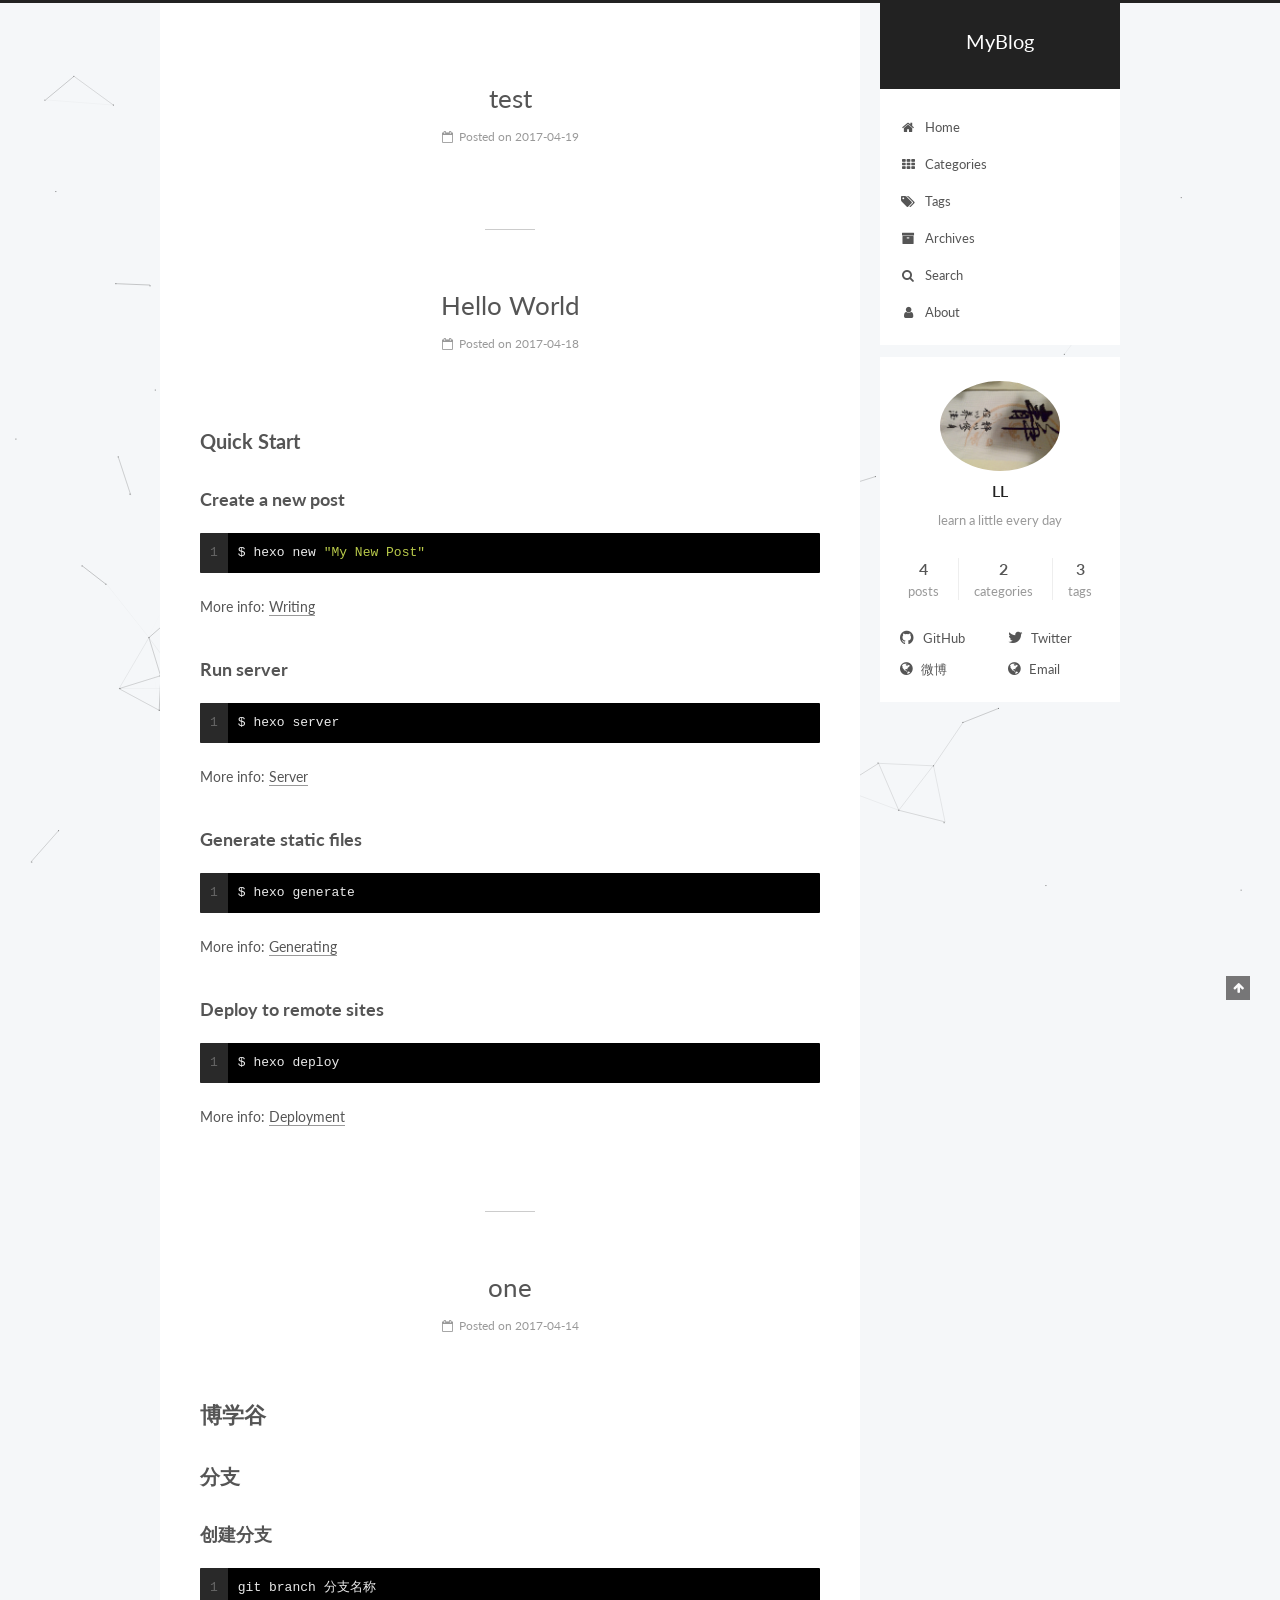
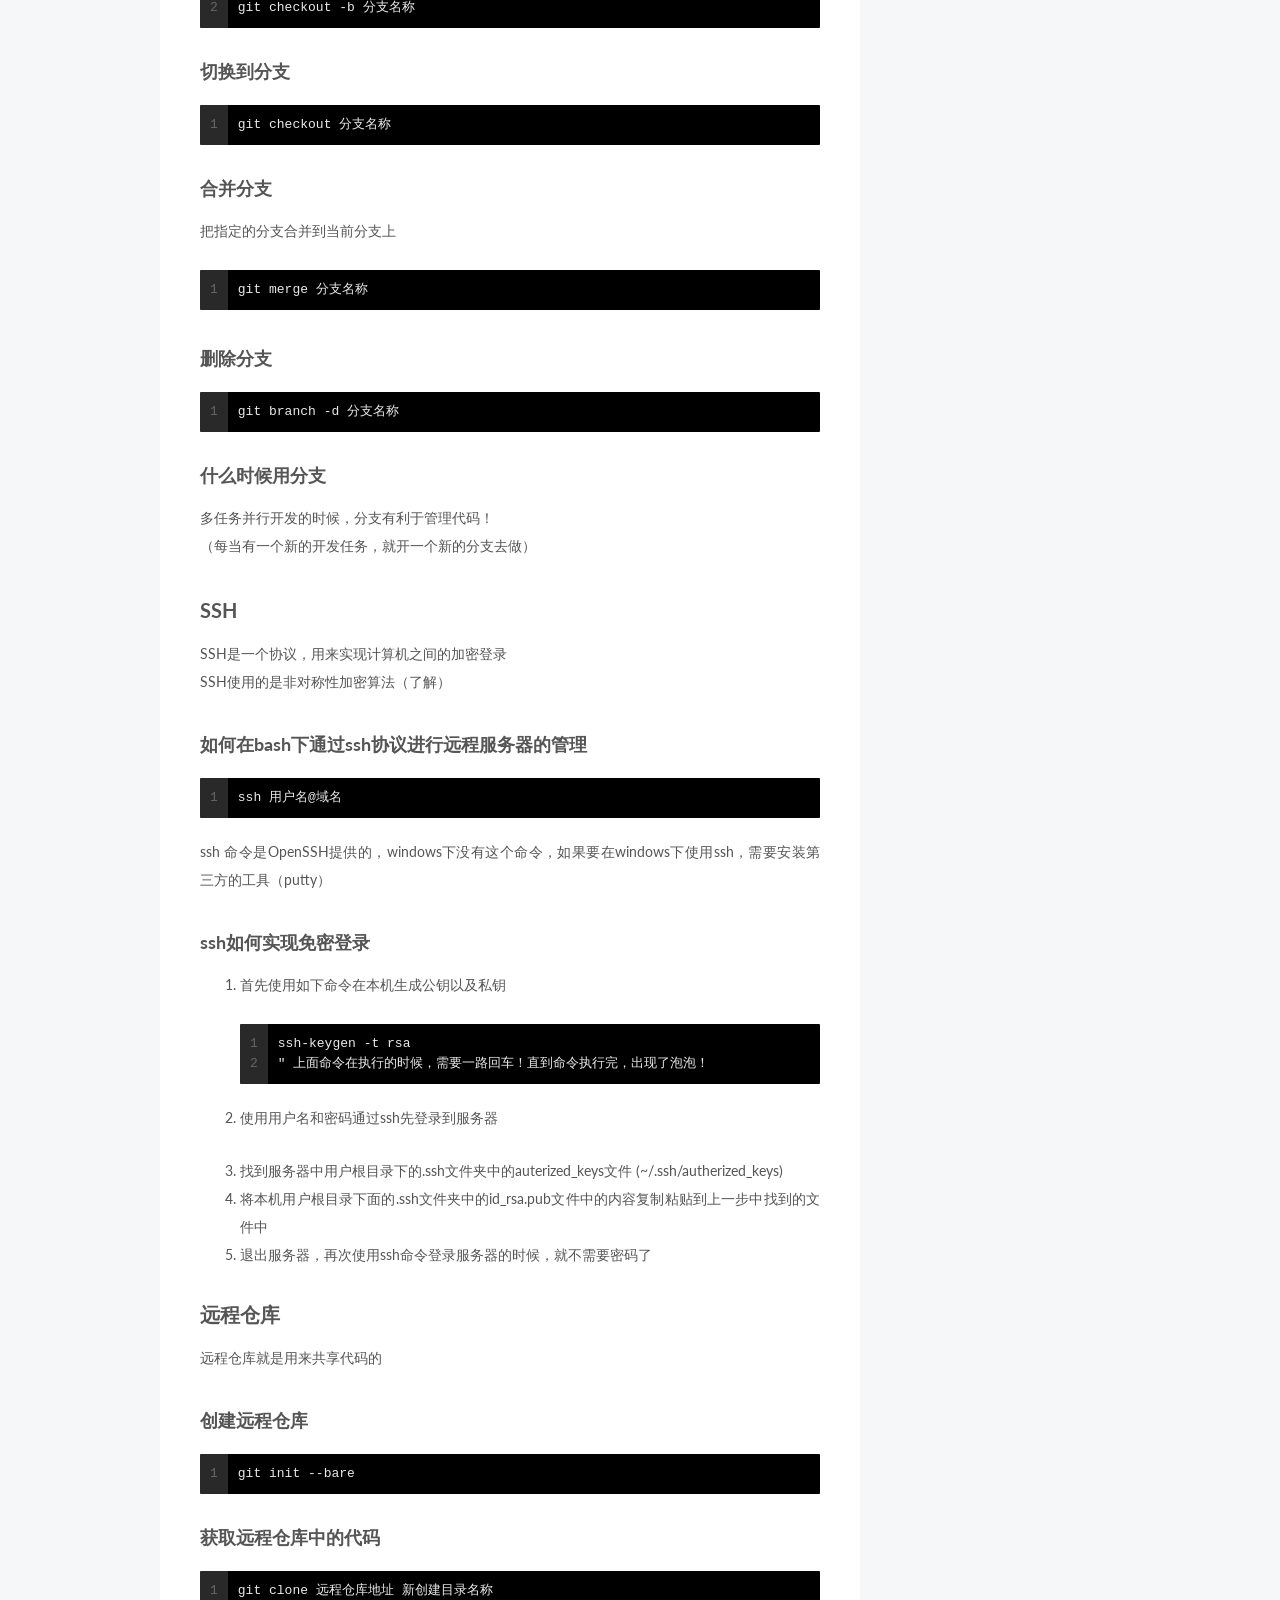
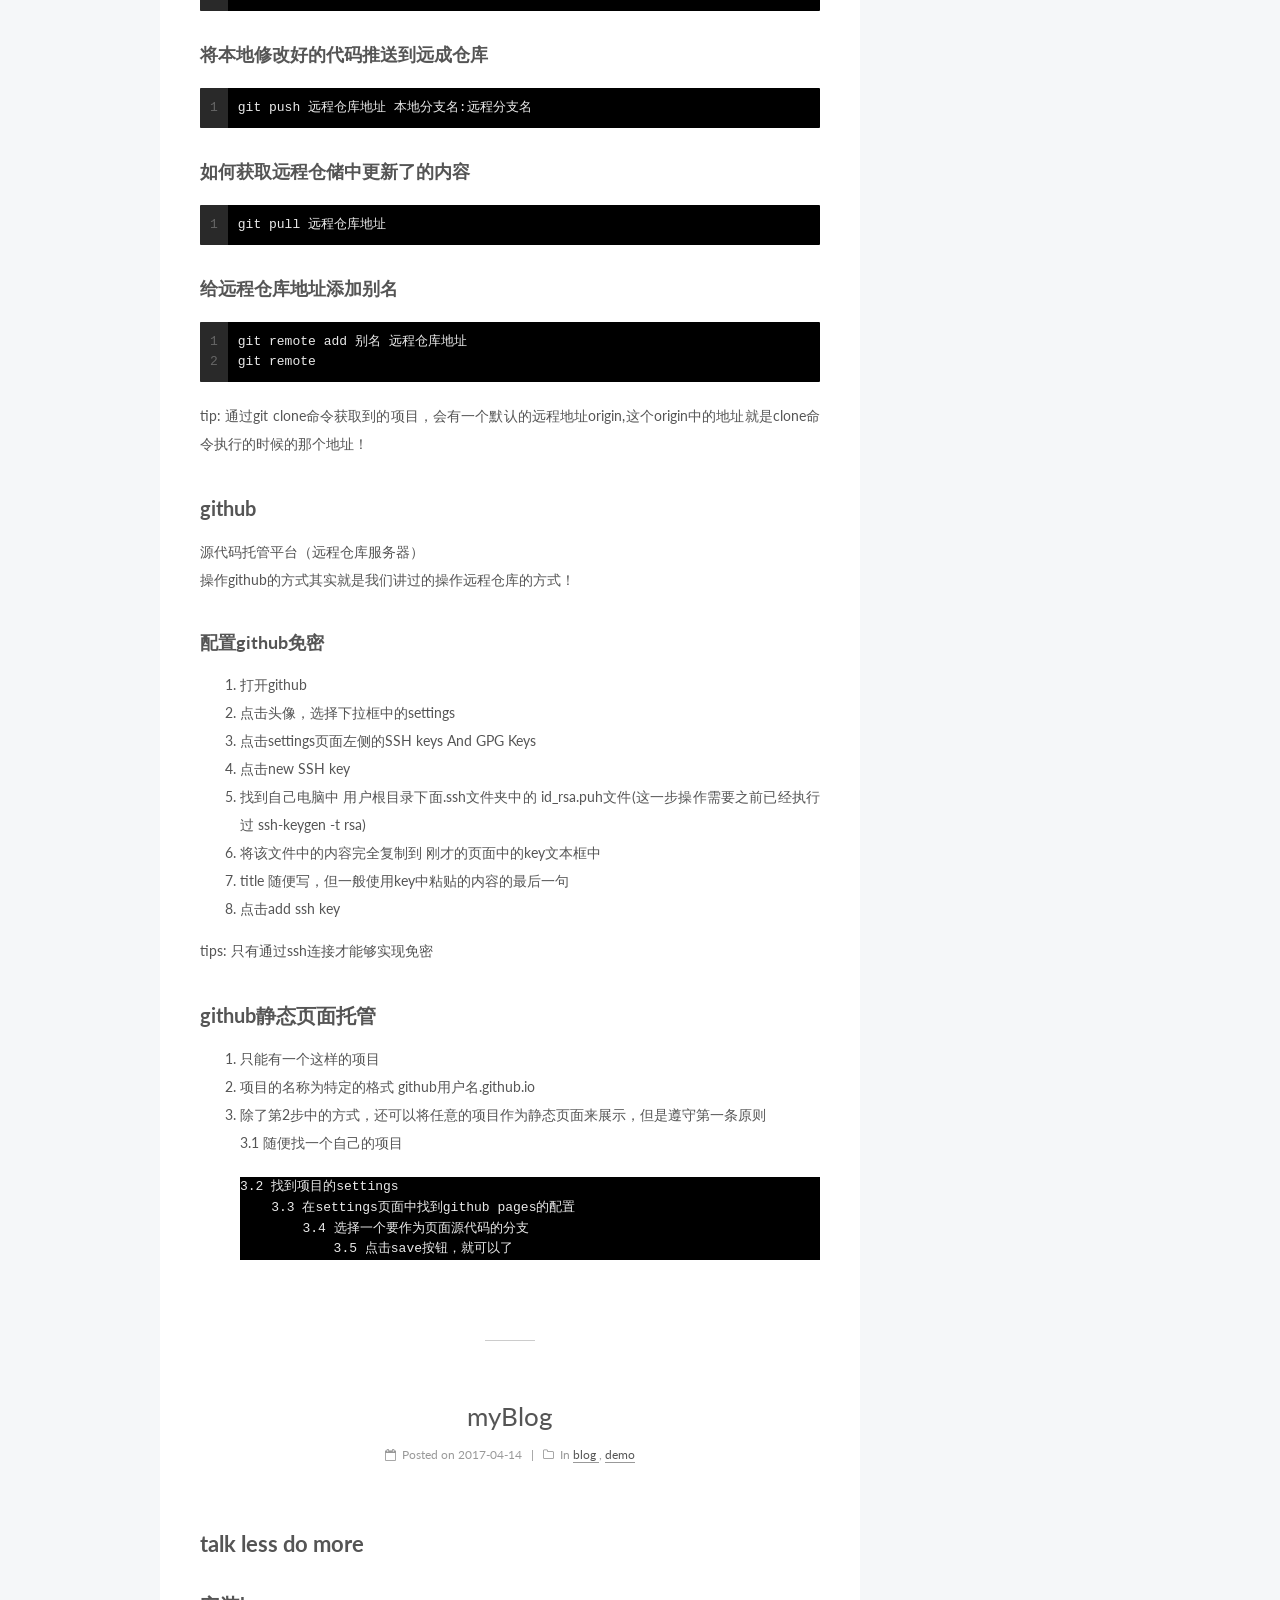
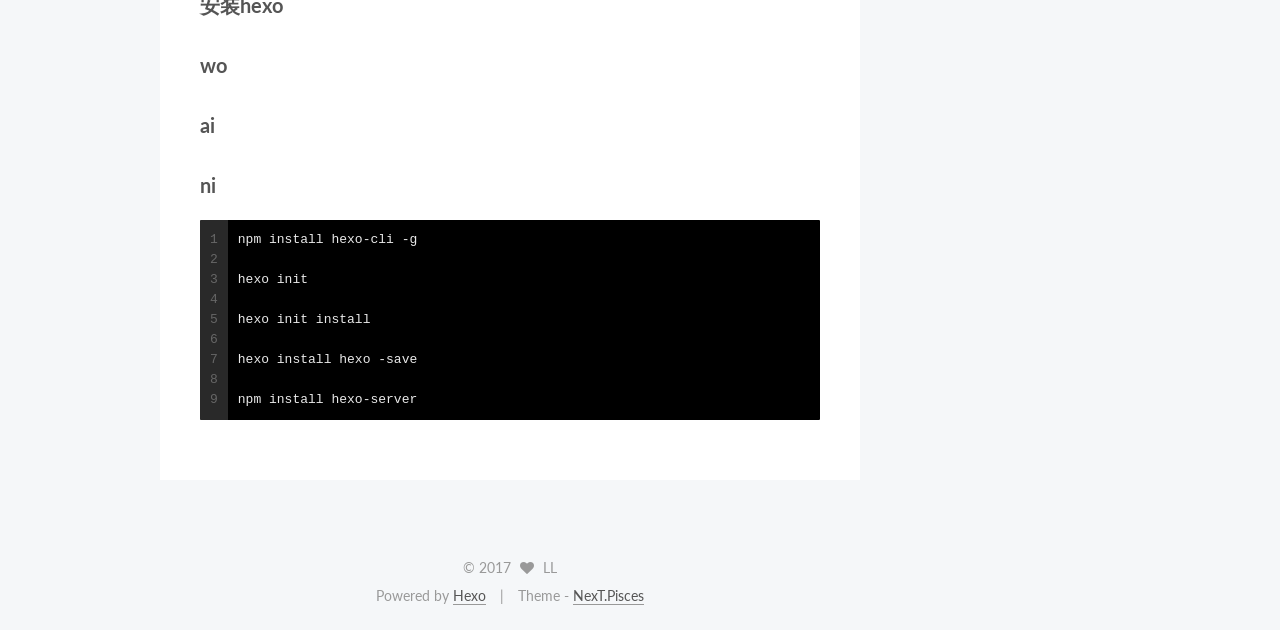
<file: index.html>
<!doctype html>



  


<html class="theme-next pisces use-motion" lang="en">
<head>
  <meta charset="UTF-8"/>
<meta http-equiv="X-UA-Compatible" content="IE=edge" />
<meta name="viewport" content="width=device-width, initial-scale=1, maximum-scale=1"/>



<meta http-equiv="Cache-Control" content="no-transform" />
<meta http-equiv="Cache-Control" content="no-siteapp" />















  
  
  <link href="/lib/fancybox/source/jquery.fancybox.css?v=2.1.5" rel="stylesheet" type="text/css" />




  
  
  
  

  
    
    
  

  

  

  

  

  
    
    
    <link href="//fonts.googleapis.com/css?family=Lato:300,300italic,400,400italic,700,700italic&subset=latin,latin-ext" rel="stylesheet" type="text/css">
  






<link href="/lib/font-awesome/css/font-awesome.min.css?v=4.6.2" rel="stylesheet" type="text/css" />

<link href="/css/main.css?v=5.1.0" rel="stylesheet" type="text/css" />


  <meta name="keywords" content="Hexo, NexT" />








  <link rel="shortcut icon" type="image/x-icon" href="/favicon.ico?v=5.1.0" />






<meta name="description" content="learn a little every day">
<meta property="og:type" content="website">
<meta property="og:title" content="MyBlog">
<meta property="og:url" content="http://LLFamilly.github.io/index.html">
<meta property="og:site_name" content="MyBlog">
<meta property="og:description" content="learn a little every day">
<meta name="twitter:card" content="summary">
<meta name="twitter:title" content="MyBlog">
<meta name="twitter:description" content="learn a little every day">



<script type="text/javascript" id="hexo.configurations">
  var NexT = window.NexT || {};
  var CONFIG = {
    root: '/',
    scheme: 'Pisces',
    sidebar: {"position":"right","display":"post","offset":12,"offset_float":0,"b2t":false,"scrollpercent":false},
    fancybox: true,
    motion: true,
    duoshuo: {
      userId: '0',
      author: 'Author'
    },
    algolia: {
      applicationID: '',
      apiKey: '',
      indexName: '',
      hits: {"per_page":10},
      labels: {"input_placeholder":"Search for Posts","hits_empty":"We didn't find any results for the search: ${query}","hits_stats":"${hits} results found in ${time} ms"}
    }
  };
</script>



  <link rel="canonical" href="http://LLFamilly.github.io/"/>





  <title> MyBlog </title>
</head>

<body itemscope itemtype="http://schema.org/WebPage" lang="en">

  














  
  
    
  

  <div class="container sidebar-position-right 
   page-home 
 ">
    <div class="headband"></div>

    <header id="header" class="header" itemscope itemtype="http://schema.org/WPHeader">
      <div class="header-inner"><div class="site-brand-wrapper">
  <div class="site-meta ">
    

    <div class="custom-logo-site-title">
      <a href="/"  class="brand" rel="start">
        <span class="logo-line-before"><i></i></span>
        <span class="site-title">MyBlog</span>
        <span class="logo-line-after"><i></i></span>
      </a>
    </div>
      
        <p class="site-subtitle"></p>
      
  </div>

  <div class="site-nav-toggle">
    <button>
      <span class="btn-bar"></span>
      <span class="btn-bar"></span>
      <span class="btn-bar"></span>
    </button>
  </div>
</div>

<nav class="site-nav">
  

  
    <ul id="menu" class="menu">
      
        
        <li class="menu-item menu-item-home">
          <a href="/" rel="section">
            
              <i class="menu-item-icon fa fa-fw fa-home"></i> <br />
            
            Home
          </a>
        </li>
      
        
        <li class="menu-item menu-item-categories">
          <a href="/categories" rel="section">
            
              <i class="menu-item-icon fa fa-fw fa-th"></i> <br />
            
            Categories
          </a>
        </li>
      
        
        <li class="menu-item menu-item-tags">
          <a href="/tags" rel="section">
            
              <i class="menu-item-icon fa fa-fw fa-tags"></i> <br />
            
            Tags
          </a>
        </li>
      
        
        <li class="menu-item menu-item-archives">
          <a href="/archives" rel="section">
            
              <i class="menu-item-icon fa fa-fw fa-archive"></i> <br />
            
            Archives
          </a>
        </li>
      
        
        <li class="menu-item menu-item-search">
          <a href="/search" rel="section">
            
              <i class="menu-item-icon fa fa-fw fa-search"></i> <br />
            
            Search
          </a>
        </li>
      
        
        <li class="menu-item menu-item-about">
          <a href="/about" rel="section">
            
              <i class="menu-item-icon fa fa-fw fa-user"></i> <br />
            
            About
          </a>
        </li>
      

      
    </ul>
  

  
</nav>



 </div>
    </header>

    <main id="main" class="main">
      <div class="main-inner">
        <div class="content-wrap">
          <div id="content" class="content">
            
  <section id="posts" class="posts-expand">
    
      

  

  
  
  

  <article class="post post-type-normal " itemscope itemtype="http://schema.org/Article">
    <link itemprop="mainEntityOfPage" href="http://LLFamilly.github.io/2017/04/19/test/">

    <span hidden itemprop="author" itemscope itemtype="http://schema.org/Person">
      <meta itemprop="name" content="LL">
      <meta itemprop="description" content="">
      <meta itemprop="image" content="/images/avatar.jpg">
    </span>

    <span hidden itemprop="publisher" itemscope itemtype="http://schema.org/Organization">
      <meta itemprop="name" content="MyBlog">
    </span>

    
      <header class="post-header">

        
        
          <h1 class="post-title" itemprop="name headline">
            
            
              
                
                <a class="post-title-link" href="/2017/04/19/test/" itemprop="url">
                  test
                </a>
              
            
          </h1>
        

        <div class="post-meta">
          <span class="post-time">
            
              <span class="post-meta-item-icon">
                <i class="fa fa-calendar-o"></i>
              </span>
              
                <span class="post-meta-item-text">Posted on</span>
              
              <time title="Post created" itemprop="dateCreated datePublished" datetime="2017-04-19T20:26:31+08:00">
                2017-04-19
              </time>
            

            

            
          </span>

          

          
            
          

          
          

          

          

          

        </div>
      </header>
    


    <div class="post-body" itemprop="articleBody">

      
      

      
        
          
            
          
        
      
    </div>

    <div>
      
    </div>

    <div>
      
    </div>

    <div>
      
    </div>

    <footer class="post-footer">
      

      

      

      
      
        <div class="post-eof"></div>
      
    </footer>
  </article>


    
      

  

  
  
  

  <article class="post post-type-normal " itemscope itemtype="http://schema.org/Article">
    <link itemprop="mainEntityOfPage" href="http://LLFamilly.github.io/2017/04/18/hello-world/">

    <span hidden itemprop="author" itemscope itemtype="http://schema.org/Person">
      <meta itemprop="name" content="LL">
      <meta itemprop="description" content="">
      <meta itemprop="image" content="/images/avatar.jpg">
    </span>

    <span hidden itemprop="publisher" itemscope itemtype="http://schema.org/Organization">
      <meta itemprop="name" content="MyBlog">
    </span>

    
      <header class="post-header">

        
        
          <h1 class="post-title" itemprop="name headline">
            
            
              
                
                <a class="post-title-link" href="/2017/04/18/hello-world/" itemprop="url">
                  Hello World
                </a>
              
            
          </h1>
        

        <div class="post-meta">
          <span class="post-time">
            
              <span class="post-meta-item-icon">
                <i class="fa fa-calendar-o"></i>
              </span>
              
                <span class="post-meta-item-text">Posted on</span>
              
              <time title="Post created" itemprop="dateCreated datePublished" datetime="2017-04-18T22:55:28+08:00">
                2017-04-18
              </time>
            

            

            
          </span>

          

          
            
          

          
          

          

          

          

        </div>
      </header>
    


    <div class="post-body" itemprop="articleBody">

      
      

      
        
          
            <h2 id="Quick-Start"><a href="#Quick-Start" class="headerlink" title="Quick Start"></a>Quick Start</h2><h3 id="Create-a-new-post"><a href="#Create-a-new-post" class="headerlink" title="Create a new post"></a>Create a new post</h3><figure class="highlight bash"><table><tr><td class="gutter"><pre><div class="line">1</div></pre></td><td class="code"><pre><div class="line">$ hexo new <span class="string">"My New Post"</span></div></pre></td></tr></table></figure>
<p>More info: <a href="https://hexo.io/docs/writing.html" target="_blank" rel="external">Writing</a></p>
<h3 id="Run-server"><a href="#Run-server" class="headerlink" title="Run server"></a>Run server</h3><figure class="highlight bash"><table><tr><td class="gutter"><pre><div class="line">1</div></pre></td><td class="code"><pre><div class="line">$ hexo server</div></pre></td></tr></table></figure>
<p>More info: <a href="https://hexo.io/docs/server.html" target="_blank" rel="external">Server</a></p>
<h3 id="Generate-static-files"><a href="#Generate-static-files" class="headerlink" title="Generate static files"></a>Generate static files</h3><figure class="highlight bash"><table><tr><td class="gutter"><pre><div class="line">1</div></pre></td><td class="code"><pre><div class="line">$ hexo generate</div></pre></td></tr></table></figure>
<p>More info: <a href="https://hexo.io/docs/generating.html" target="_blank" rel="external">Generating</a></p>
<h3 id="Deploy-to-remote-sites"><a href="#Deploy-to-remote-sites" class="headerlink" title="Deploy to remote sites"></a>Deploy to remote sites</h3><figure class="highlight bash"><table><tr><td class="gutter"><pre><div class="line">1</div></pre></td><td class="code"><pre><div class="line">$ hexo deploy</div></pre></td></tr></table></figure>
<p>More info: <a href="https://hexo.io/docs/deployment.html" target="_blank" rel="external">Deployment</a></p>

          
        
      
    </div>

    <div>
      
    </div>

    <div>
      
    </div>

    <div>
      
    </div>

    <footer class="post-footer">
      

      

      

      
      
        <div class="post-eof"></div>
      
    </footer>
  </article>


    
      

  

  
  
  

  <article class="post post-type-normal " itemscope itemtype="http://schema.org/Article">
    <link itemprop="mainEntityOfPage" href="http://LLFamilly.github.io/2017/04/14/one/">

    <span hidden itemprop="author" itemscope itemtype="http://schema.org/Person">
      <meta itemprop="name" content="LL">
      <meta itemprop="description" content="">
      <meta itemprop="image" content="/images/avatar.jpg">
    </span>

    <span hidden itemprop="publisher" itemscope itemtype="http://schema.org/Organization">
      <meta itemprop="name" content="MyBlog">
    </span>

    
      <header class="post-header">

        
        
          <h1 class="post-title" itemprop="name headline">
            
            
              
                
                <a class="post-title-link" href="/2017/04/14/one/" itemprop="url">
                  one
                </a>
              
            
          </h1>
        

        <div class="post-meta">
          <span class="post-time">
            
              <span class="post-meta-item-icon">
                <i class="fa fa-calendar-o"></i>
              </span>
              
                <span class="post-meta-item-text">Posted on</span>
              
              <time title="Post created" itemprop="dateCreated datePublished" datetime="2017-04-14T22:35:53+08:00">
                2017-04-14
              </time>
            

            

            
          </span>

          

          
            
          

          
          

          

          

          

        </div>
      </header>
    


    <div class="post-body" itemprop="articleBody">

      
      

      
        
          
            <h1 id="博学谷"><a href="#博学谷" class="headerlink" title="博学谷"></a>博学谷</h1><h2 id="分支"><a href="#分支" class="headerlink" title="分支"></a>分支</h2><h3 id="创建分支"><a href="#创建分支" class="headerlink" title="创建分支"></a>创建分支</h3><figure class="highlight plain"><table><tr><td class="gutter"><pre><div class="line">1</div><div class="line">2</div></pre></td><td class="code"><pre><div class="line">git branch 分支名称</div><div class="line">git checkout -b 分支名称</div></pre></td></tr></table></figure>
<h3 id="切换到分支"><a href="#切换到分支" class="headerlink" title="切换到分支"></a>切换到分支</h3><figure class="highlight plain"><table><tr><td class="gutter"><pre><div class="line">1</div></pre></td><td class="code"><pre><div class="line">git checkout 分支名称</div></pre></td></tr></table></figure>
<h3 id="合并分支"><a href="#合并分支" class="headerlink" title="合并分支"></a>合并分支</h3><p>把指定的分支合并到当前分支上<br><figure class="highlight plain"><table><tr><td class="gutter"><pre><div class="line">1</div></pre></td><td class="code"><pre><div class="line">git merge 分支名称</div></pre></td></tr></table></figure></p>
<h3 id="删除分支"><a href="#删除分支" class="headerlink" title="删除分支"></a>删除分支</h3><figure class="highlight plain"><table><tr><td class="gutter"><pre><div class="line">1</div></pre></td><td class="code"><pre><div class="line">git branch -d 分支名称</div></pre></td></tr></table></figure>
<h3 id="什么时候用分支"><a href="#什么时候用分支" class="headerlink" title="什么时候用分支"></a>什么时候用分支</h3><p>多任务并行开发的时候，分支有利于管理代码！<br>（每当有一个新的开发任务，就开一个新的分支去做）</p>
<h2 id="SSH"><a href="#SSH" class="headerlink" title="SSH"></a>SSH</h2><p>SSH是一个协议，用来实现计算机之间的加密登录<br>SSH使用的是非对称性加密算法（了解）</p>
<h3 id="如何在bash下通过ssh协议进行远程服务器的管理"><a href="#如何在bash下通过ssh协议进行远程服务器的管理" class="headerlink" title="如何在bash下通过ssh协议进行远程服务器的管理"></a>如何在bash下通过ssh协议进行远程服务器的管理</h3><figure class="highlight plain"><table><tr><td class="gutter"><pre><div class="line">1</div></pre></td><td class="code"><pre><div class="line">ssh 用户名@域名</div></pre></td></tr></table></figure>
<p>ssh 命令是OpenSSH提供的，windows下没有这个命令，如果要在windows下使用ssh，需要安装第三方的工具（putty）</p>
<h3 id="ssh如何实现免密登录"><a href="#ssh如何实现免密登录" class="headerlink" title="ssh如何实现免密登录"></a>ssh如何实现免密登录</h3><ol>
<li><p>首先使用如下命令在本机生成公钥以及私钥</p>
<figure class="highlight plain"><table><tr><td class="gutter"><pre><div class="line">1</div><div class="line">2</div></pre></td><td class="code"><pre><div class="line">ssh-keygen -t rsa</div><div class="line">&quot; 上面命令在执行的时候，需要一路回车！直到命令执行完，出现了泡泡！</div></pre></td></tr></table></figure>
</li>
<li><p>使用用户名和密码通过ssh先登录到服务器</p>
</li>
<li>找到服务器中用户根目录下的.ssh文件夹中的auterized_keys文件 (~/.ssh/autherized_keys)</li>
<li>将本机用户根目录下面的.ssh文件夹中的id_rsa.pub文件中的内容复制粘贴到上一步中找到的文件中</li>
<li>退出服务器，再次使用ssh命令登录服务器的时候，就不需要密码了</li>
</ol>
<h2 id="远程仓库"><a href="#远程仓库" class="headerlink" title="远程仓库"></a>远程仓库</h2><p>远程仓库就是用来共享代码的</p>
<h3 id="创建远程仓库"><a href="#创建远程仓库" class="headerlink" title="创建远程仓库"></a>创建远程仓库</h3><figure class="highlight plain"><table><tr><td class="gutter"><pre><div class="line">1</div></pre></td><td class="code"><pre><div class="line">git init --bare</div></pre></td></tr></table></figure>
<h3 id="获取远程仓库中的代码"><a href="#获取远程仓库中的代码" class="headerlink" title="获取远程仓库中的代码"></a>获取远程仓库中的代码</h3><figure class="highlight plain"><table><tr><td class="gutter"><pre><div class="line">1</div></pre></td><td class="code"><pre><div class="line">git clone 远程仓库地址 新创建目录名称</div></pre></td></tr></table></figure>
<h3 id="将本地修改好的代码推送到远成仓库"><a href="#将本地修改好的代码推送到远成仓库" class="headerlink" title="将本地修改好的代码推送到远成仓库"></a>将本地修改好的代码推送到远成仓库</h3><figure class="highlight plain"><table><tr><td class="gutter"><pre><div class="line">1</div></pre></td><td class="code"><pre><div class="line">git push 远程仓库地址 本地分支名:远程分支名</div></pre></td></tr></table></figure>
<h3 id="如何获取远程仓储中更新了的内容"><a href="#如何获取远程仓储中更新了的内容" class="headerlink" title="如何获取远程仓储中更新了的内容"></a>如何获取远程仓储中更新了的内容</h3><figure class="highlight plain"><table><tr><td class="gutter"><pre><div class="line">1</div></pre></td><td class="code"><pre><div class="line">git pull 远程仓库地址</div></pre></td></tr></table></figure>
<h3 id="给远程仓库地址添加别名"><a href="#给远程仓库地址添加别名" class="headerlink" title="给远程仓库地址添加别名"></a>给远程仓库地址添加别名</h3><figure class="highlight plain"><table><tr><td class="gutter"><pre><div class="line">1</div><div class="line">2</div></pre></td><td class="code"><pre><div class="line">git remote add 别名 远程仓库地址</div><div class="line">git remote</div></pre></td></tr></table></figure>
<p>tip: 通过git clone命令获取到的项目，会有一个默认的远程地址origin,这个origin中的地址就是clone命令执行的时候的那个地址！</p>
<h2 id="github"><a href="#github" class="headerlink" title="github"></a>github</h2><p>源代码托管平台（远程仓库服务器）<br>操作github的方式其实就是我们讲过的操作远程仓库的方式！</p>
<h3 id="配置github免密"><a href="#配置github免密" class="headerlink" title="配置github免密"></a>配置github免密</h3><ol>
<li>打开github</li>
<li>点击头像，选择下拉框中的settings</li>
<li>点击settings页面左侧的SSH keys And GPG Keys</li>
<li>点击new SSH key</li>
<li>找到自己电脑中 用户根目录下面.ssh文件夹中的 id_rsa.puh文件(这一步操作需要之前已经执行过 ssh-keygen -t rsa)</li>
<li>将该文件中的内容完全复制到 刚才的页面中的key文本框中</li>
<li>title 随便写，但一般使用key中粘贴的内容的最后一句</li>
<li>点击add ssh key</li>
</ol>
<p>tips: 只有通过ssh连接才能够实现免密</p>
<h2 id="github静态页面托管"><a href="#github静态页面托管" class="headerlink" title="github静态页面托管"></a>github静态页面托管</h2><ol>
<li>只能有一个这样的项目</li>
<li>项目的名称为特定的格式   github用户名.github.io</li>
<li>除了第2步中的方式，还可以将任意的项目作为静态页面来展示，但是遵守第一条原则<br> 3.1 随便找一个自己的项目<pre><code>3.2 找到项目的settings
    3.3 在settings页面中找到github pages的配置
        3.4 选择一个要作为页面源代码的分支
            3.5 点击save按钮，就可以了
</code></pre></li>
</ol>

          
        
      
    </div>

    <div>
      
    </div>

    <div>
      
    </div>

    <div>
      
    </div>

    <footer class="post-footer">
      

      

      

      
      
        <div class="post-eof"></div>
      
    </footer>
  </article>


    
      

  

  
  
  

  <article class="post post-type-normal " itemscope itemtype="http://schema.org/Article">
    <link itemprop="mainEntityOfPage" href="http://LLFamilly.github.io/2017/04/14/myBlog/">

    <span hidden itemprop="author" itemscope itemtype="http://schema.org/Person">
      <meta itemprop="name" content="LL">
      <meta itemprop="description" content="">
      <meta itemprop="image" content="/images/avatar.jpg">
    </span>

    <span hidden itemprop="publisher" itemscope itemtype="http://schema.org/Organization">
      <meta itemprop="name" content="MyBlog">
    </span>

    
      <header class="post-header">

        
        
          <h1 class="post-title" itemprop="name headline">
            
            
              
                
                <a class="post-title-link" href="/2017/04/14/myBlog/" itemprop="url">
                  myBlog
                </a>
              
            
          </h1>
        

        <div class="post-meta">
          <span class="post-time">
            
              <span class="post-meta-item-icon">
                <i class="fa fa-calendar-o"></i>
              </span>
              
                <span class="post-meta-item-text">Posted on</span>
              
              <time title="Post created" itemprop="dateCreated datePublished" datetime="2017-04-14T22:18:38+08:00">
                2017-04-14
              </time>
            

            

            
          </span>

          
            <span class="post-category" >
            
              <span class="post-meta-divider">|</span>
            
              <span class="post-meta-item-icon">
                <i class="fa fa-folder-o"></i>
              </span>
              
                <span class="post-meta-item-text">In</span>
              
              
                <span itemprop="about" itemscope itemtype="http://schema.org/Thing">
                  <a href="/categories/blog/" itemprop="url" rel="index">
                    <span itemprop="name">blog</span>
                  </a>
                </span>

                
                
                  , 
                
              
                <span itemprop="about" itemscope itemtype="http://schema.org/Thing">
                  <a href="/categories/blog/demo/" itemprop="url" rel="index">
                    <span itemprop="name">demo</span>
                  </a>
                </span>

                
                
              
            </span>
          

          
            
          

          
          

          

          

          

        </div>
      </header>
    


    <div class="post-body" itemprop="articleBody">

      
      

      
        
          
            <h1 id="talk-less-do-more"><a href="#talk-less-do-more" class="headerlink" title="talk less do more"></a>talk less do more</h1><h2 id="安装hexo"><a href="#安装hexo" class="headerlink" title="安装hexo"></a>安装hexo</h2><h2 id="wo"><a href="#wo" class="headerlink" title="wo"></a>wo</h2><h2 id="ai"><a href="#ai" class="headerlink" title="ai"></a>ai</h2><h2 id="ni"><a href="#ni" class="headerlink" title="ni"></a>ni</h2><figure class="highlight plain"><table><tr><td class="gutter"><pre><div class="line">1</div><div class="line">2</div><div class="line">3</div><div class="line">4</div><div class="line">5</div><div class="line">6</div><div class="line">7</div><div class="line">8</div><div class="line">9</div></pre></td><td class="code"><pre><div class="line">npm install hexo-cli -g</div><div class="line"></div><div class="line">hexo init</div><div class="line"></div><div class="line">hexo init install</div><div class="line"></div><div class="line">hexo install hexo -save</div><div class="line"></div><div class="line">npm install hexo-server</div></pre></td></tr></table></figure>

          
        
      
    </div>

    <div>
      
    </div>

    <div>
      
    </div>

    <div>
      
    </div>

    <footer class="post-footer">
      

      

      

      
      
        <div class="post-eof"></div>
      
    </footer>
  </article>


    
  </section>

  


          </div>
          


          

        </div>
        
          
  
  <div class="sidebar-toggle">
    <div class="sidebar-toggle-line-wrap">
      <span class="sidebar-toggle-line sidebar-toggle-line-first"></span>
      <span class="sidebar-toggle-line sidebar-toggle-line-middle"></span>
      <span class="sidebar-toggle-line sidebar-toggle-line-last"></span>
    </div>
  </div>

  <aside id="sidebar" class="sidebar">
    <div class="sidebar-inner">

      

      

      <section class="site-overview sidebar-panel sidebar-panel-active">
        <div class="site-author motion-element" itemprop="author" itemscope itemtype="http://schema.org/Person">
          <img class="site-author-image" itemprop="image"
               src="/images/avatar.jpg"
               alt="LL" />
          <p class="site-author-name" itemprop="name">LL</p>
           
              <p class="site-description motion-element" itemprop="description">learn a little every day</p>
          
        </div>
        <nav class="site-state motion-element">

          
            <div class="site-state-item site-state-posts">
              <a href="/archives">
                <span class="site-state-item-count">4</span>
                <span class="site-state-item-name">posts</span>
              </a>
            </div>
          

          
            
            
            <div class="site-state-item site-state-categories">
              <a href="/categories/index.html">
                <span class="site-state-item-count">2</span>
                <span class="site-state-item-name">categories</span>
              </a>
            </div>
          

          
            
            
            <div class="site-state-item site-state-tags">
              <a href="/tags/index.html">
                <span class="site-state-item-count">3</span>
                <span class="site-state-item-name">tags</span>
              </a>
            </div>
          

        </nav>

        

        <div class="links-of-author motion-element">
          
            
              <span class="links-of-author-item">
                <a href="https://github.com/LLfamilly" target="_blank" title="GitHub">
                  
                    <i class="fa fa-fw fa-github"></i>
                  
                  GitHub
                </a>
              </span>
            
              <span class="links-of-author-item">
                <a href="https://twitter.com/your-user-name" target="_blank" title="Twitter">
                  
                    <i class="fa fa-fw fa-twitter"></i>
                  
                  Twitter
                </a>
              </span>
            
              <span class="links-of-author-item">
                <a href="http://weibo.com/your-user-name" target="_blank" title="微博">
                  
                    <i class="fa fa-fw fa-globe"></i>
                  
                  微博
                </a>
              </span>
            
              <span class="links-of-author-item">
                <a href="https://18226961031@163.com" target="_blank" title="Email">
                  
                    <i class="fa fa-fw fa-globe"></i>
                  
                  Email
                </a>
              </span>
            
          
        </div>

        
        

        
        

        


      </section>

      

      

    </div>
  </aside>


        
      </div>
    </main>

    <footer id="footer" class="footer">
      <div class="footer-inner">
        <div class="copyright" >
  
  &copy; 
  <span itemprop="copyrightYear">2017</span>
  <span class="with-love">
    <i class="fa fa-heart"></i>
  </span>
  <span class="author" itemprop="copyrightHolder">LL</span>
</div>


<div class="powered-by">
  Powered by <a class="theme-link" href="https://hexo.io">Hexo</a>
</div>

<div class="theme-info">
  Theme -
  <a class="theme-link" href="https://github.com/iissnan/hexo-theme-next">
    NexT.Pisces
  </a>
</div>


        

        
      </div>
    </footer>

    
      <div class="back-to-top">
        <i class="fa fa-arrow-up"></i>
        
      </div>
    

  </div>

  

<script type="text/javascript">
  if (Object.prototype.toString.call(window.Promise) !== '[object Function]') {
    window.Promise = null;
  }
</script>









  


  





  
  <script type="text/javascript" src="/lib/jquery/index.js?v=2.1.3"></script>

  
  <script type="text/javascript" src="/lib/fastclick/lib/fastclick.min.js?v=1.0.6"></script>

  
  <script type="text/javascript" src="/lib/jquery_lazyload/jquery.lazyload.js?v=1.9.7"></script>

  
  <script type="text/javascript" src="/lib/velocity/velocity.min.js?v=1.2.1"></script>

  
  <script type="text/javascript" src="/lib/velocity/velocity.ui.min.js?v=1.2.1"></script>

  
  <script type="text/javascript" src="/lib/fancybox/source/jquery.fancybox.pack.js?v=2.1.5"></script>

  
  <script type="text/javascript" src="/lib/canvas-nest/canvas-nest.min.js"></script>


  


  <script type="text/javascript" src="/js/src/utils.js?v=5.1.0"></script>

  <script type="text/javascript" src="/js/src/motion.js?v=5.1.0"></script>



  
  


  <script type="text/javascript" src="/js/src/affix.js?v=5.1.0"></script>

  <script type="text/javascript" src="/js/src/schemes/pisces.js?v=5.1.0"></script>



  

  


  <script type="text/javascript" src="/js/src/bootstrap.js?v=5.1.0"></script>



  


  




	





  





    

   
  


  






  





  

  

  

  

</body>
</html>
</file>
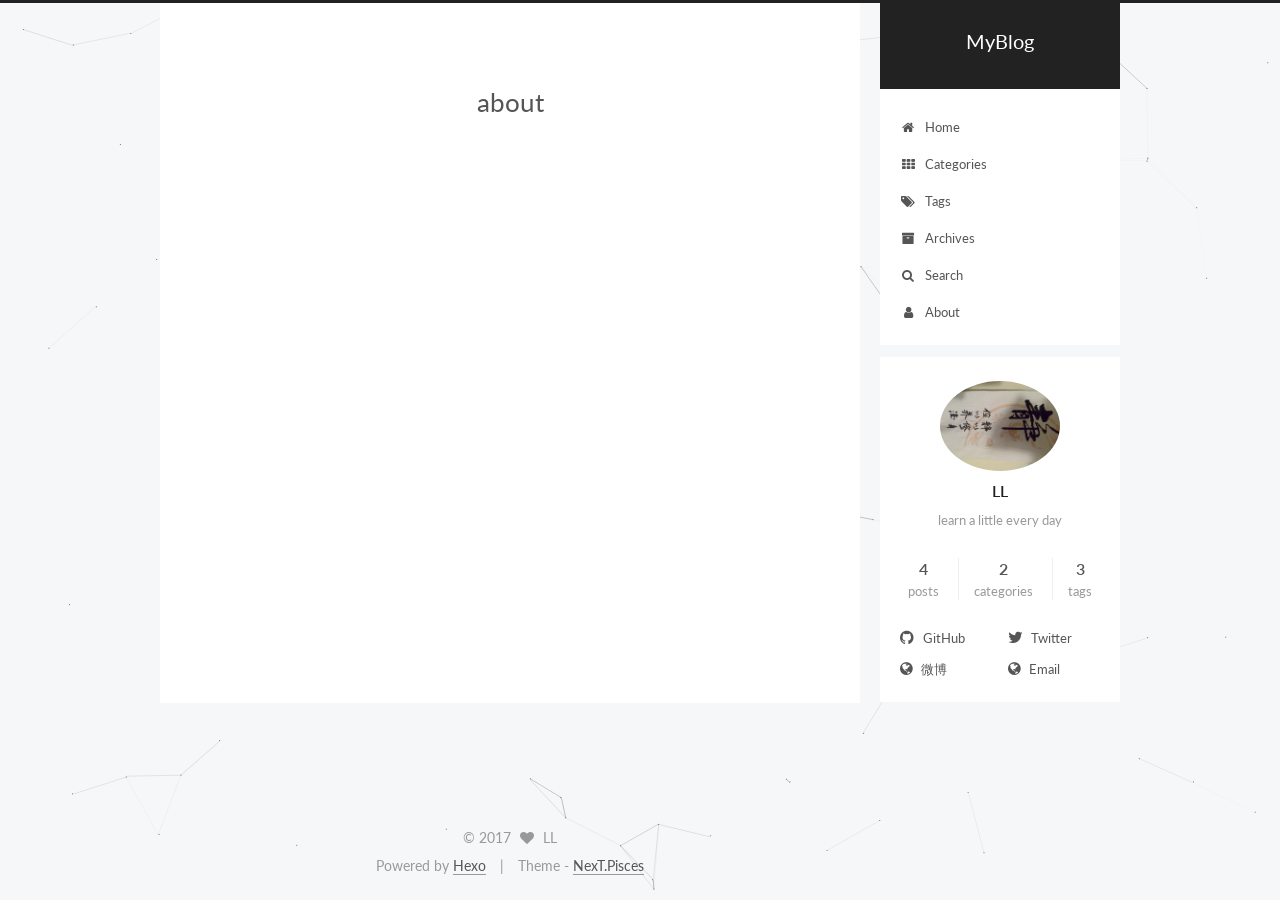
<file: about/index.html>
<!doctype html>



  


<html class="theme-next pisces use-motion" lang="en">
<head>
  <meta charset="UTF-8"/>
<meta http-equiv="X-UA-Compatible" content="IE=edge" />
<meta name="viewport" content="width=device-width, initial-scale=1, maximum-scale=1"/>



<meta http-equiv="Cache-Control" content="no-transform" />
<meta http-equiv="Cache-Control" content="no-siteapp" />















  
  
  <link href="/lib/fancybox/source/jquery.fancybox.css?v=2.1.5" rel="stylesheet" type="text/css" />




  
  
  
  

  
    
    
  

  

  

  

  

  
    
    
    <link href="//fonts.googleapis.com/css?family=Lato:300,300italic,400,400italic,700,700italic&subset=latin,latin-ext" rel="stylesheet" type="text/css">
  






<link href="/lib/font-awesome/css/font-awesome.min.css?v=4.6.2" rel="stylesheet" type="text/css" />

<link href="/css/main.css?v=5.1.0" rel="stylesheet" type="text/css" />


  <meta name="keywords" content="Hexo, NexT" />








  <link rel="shortcut icon" type="image/x-icon" href="/favicon.ico?v=5.1.0" />






<meta name="description" content="learn a little every day">
<meta property="og:type" content="website">
<meta property="og:title" content="about">
<meta property="og:url" content="http://LLFamilly.github.io/about/index.html">
<meta property="og:site_name" content="MyBlog">
<meta property="og:description" content="learn a little every day">
<meta property="og:updated_time" content="2017-04-19T11:25:00.025Z">
<meta name="twitter:card" content="summary">
<meta name="twitter:title" content="about">
<meta name="twitter:description" content="learn a little every day">



<script type="text/javascript" id="hexo.configurations">
  var NexT = window.NexT || {};
  var CONFIG = {
    root: '/',
    scheme: 'Pisces',
    sidebar: {"position":"right","display":"post","offset":12,"offset_float":0,"b2t":false,"scrollpercent":false},
    fancybox: true,
    motion: true,
    duoshuo: {
      userId: '0',
      author: 'Author'
    },
    algolia: {
      applicationID: '',
      apiKey: '',
      indexName: '',
      hits: {"per_page":10},
      labels: {"input_placeholder":"Search for Posts","hits_empty":"We didn't find any results for the search: ${query}","hits_stats":"${hits} results found in ${time} ms"}
    }
  };
</script>



  <link rel="canonical" href="http://LLFamilly.github.io/about/"/>





  <title>
  

  
    about | MyBlog
  
</title>
</head>

<body itemscope itemtype="http://schema.org/WebPage" lang="en">

  














  
  
    
  

  <div class="container sidebar-position-right  ">
    <div class="headband"></div>

    <header id="header" class="header" itemscope itemtype="http://schema.org/WPHeader">
      <div class="header-inner"><div class="site-brand-wrapper">
  <div class="site-meta ">
    

    <div class="custom-logo-site-title">
      <a href="/"  class="brand" rel="start">
        <span class="logo-line-before"><i></i></span>
        <span class="site-title">MyBlog</span>
        <span class="logo-line-after"><i></i></span>
      </a>
    </div>
      
        <p class="site-subtitle"></p>
      
  </div>

  <div class="site-nav-toggle">
    <button>
      <span class="btn-bar"></span>
      <span class="btn-bar"></span>
      <span class="btn-bar"></span>
    </button>
  </div>
</div>

<nav class="site-nav">
  

  
    <ul id="menu" class="menu">
      
        
        <li class="menu-item menu-item-home">
          <a href="/" rel="section">
            
              <i class="menu-item-icon fa fa-fw fa-home"></i> <br />
            
            Home
          </a>
        </li>
      
        
        <li class="menu-item menu-item-categories">
          <a href="/categories" rel="section">
            
              <i class="menu-item-icon fa fa-fw fa-th"></i> <br />
            
            Categories
          </a>
        </li>
      
        
        <li class="menu-item menu-item-tags">
          <a href="/tags" rel="section">
            
              <i class="menu-item-icon fa fa-fw fa-tags"></i> <br />
            
            Tags
          </a>
        </li>
      
        
        <li class="menu-item menu-item-archives">
          <a href="/archives" rel="section">
            
              <i class="menu-item-icon fa fa-fw fa-archive"></i> <br />
            
            Archives
          </a>
        </li>
      
        
        <li class="menu-item menu-item-search">
          <a href="/search" rel="section">
            
              <i class="menu-item-icon fa fa-fw fa-search"></i> <br />
            
            Search
          </a>
        </li>
      
        
        <li class="menu-item menu-item-about">
          <a href="/about" rel="section">
            
              <i class="menu-item-icon fa fa-fw fa-user"></i> <br />
            
            About
          </a>
        </li>
      

      
    </ul>
  

  
</nav>



 </div>
    </header>

    <main id="main" class="main">
      <div class="main-inner">
        <div class="content-wrap">
          <div id="content" class="content">
            

  <div id="posts" class="posts-expand">
  <header class="post-header">

	<h1 class="post-title" itemprop="name headline">about</h1>



</header>

    
    
      
    
  </div>


          </div>
          


          
  <div class="comments" id="comments">
    
  </div>


        </div>
        
          
  
  <div class="sidebar-toggle">
    <div class="sidebar-toggle-line-wrap">
      <span class="sidebar-toggle-line sidebar-toggle-line-first"></span>
      <span class="sidebar-toggle-line sidebar-toggle-line-middle"></span>
      <span class="sidebar-toggle-line sidebar-toggle-line-last"></span>
    </div>
  </div>

  <aside id="sidebar" class="sidebar">
    <div class="sidebar-inner">

      

      

      <section class="site-overview sidebar-panel sidebar-panel-active">
        <div class="site-author motion-element" itemprop="author" itemscope itemtype="http://schema.org/Person">
          <img class="site-author-image" itemprop="image"
               src="/images/avatar.jpg"
               alt="LL" />
          <p class="site-author-name" itemprop="name">LL</p>
           
              <p class="site-description motion-element" itemprop="description">learn a little every day</p>
          
        </div>
        <nav class="site-state motion-element">

          
            <div class="site-state-item site-state-posts">
              <a href="/archives">
                <span class="site-state-item-count">4</span>
                <span class="site-state-item-name">posts</span>
              </a>
            </div>
          

          
            
            
            <div class="site-state-item site-state-categories">
              <a href="/categories/index.html">
                <span class="site-state-item-count">2</span>
                <span class="site-state-item-name">categories</span>
              </a>
            </div>
          

          
            
            
            <div class="site-state-item site-state-tags">
              <a href="/tags/index.html">
                <span class="site-state-item-count">3</span>
                <span class="site-state-item-name">tags</span>
              </a>
            </div>
          

        </nav>

        

        <div class="links-of-author motion-element">
          
            
              <span class="links-of-author-item">
                <a href="https://github.com/LLfamilly" target="_blank" title="GitHub">
                  
                    <i class="fa fa-fw fa-github"></i>
                  
                  GitHub
                </a>
              </span>
            
              <span class="links-of-author-item">
                <a href="https://twitter.com/your-user-name" target="_blank" title="Twitter">
                  
                    <i class="fa fa-fw fa-twitter"></i>
                  
                  Twitter
                </a>
              </span>
            
              <span class="links-of-author-item">
                <a href="http://weibo.com/your-user-name" target="_blank" title="微博">
                  
                    <i class="fa fa-fw fa-globe"></i>
                  
                  微博
                </a>
              </span>
            
              <span class="links-of-author-item">
                <a href="https://18226961031@163.com" target="_blank" title="Email">
                  
                    <i class="fa fa-fw fa-globe"></i>
                  
                  Email
                </a>
              </span>
            
          
        </div>

        
        

        
        

        


      </section>

      

      

    </div>
  </aside>


        
      </div>
    </main>

    <footer id="footer" class="footer">
      <div class="footer-inner">
        <div class="copyright" >
  
  &copy; 
  <span itemprop="copyrightYear">2017</span>
  <span class="with-love">
    <i class="fa fa-heart"></i>
  </span>
  <span class="author" itemprop="copyrightHolder">LL</span>
</div>


<div class="powered-by">
  Powered by <a class="theme-link" href="https://hexo.io">Hexo</a>
</div>

<div class="theme-info">
  Theme -
  <a class="theme-link" href="https://github.com/iissnan/hexo-theme-next">
    NexT.Pisces
  </a>
</div>


        

        
      </div>
    </footer>

    
      <div class="back-to-top">
        <i class="fa fa-arrow-up"></i>
        
      </div>
    

  </div>

  

<script type="text/javascript">
  if (Object.prototype.toString.call(window.Promise) !== '[object Function]') {
    window.Promise = null;
  }
</script>









  


  





  
  <script type="text/javascript" src="/lib/jquery/index.js?v=2.1.3"></script>

  
  <script type="text/javascript" src="/lib/fastclick/lib/fastclick.min.js?v=1.0.6"></script>

  
  <script type="text/javascript" src="/lib/jquery_lazyload/jquery.lazyload.js?v=1.9.7"></script>

  
  <script type="text/javascript" src="/lib/velocity/velocity.min.js?v=1.2.1"></script>

  
  <script type="text/javascript" src="/lib/velocity/velocity.ui.min.js?v=1.2.1"></script>

  
  <script type="text/javascript" src="/lib/fancybox/source/jquery.fancybox.pack.js?v=2.1.5"></script>

  
  <script type="text/javascript" src="/lib/canvas-nest/canvas-nest.min.js"></script>


  


  <script type="text/javascript" src="/js/src/utils.js?v=5.1.0"></script>

  <script type="text/javascript" src="/js/src/motion.js?v=5.1.0"></script>



  
  


  <script type="text/javascript" src="/js/src/affix.js?v=5.1.0"></script>

  <script type="text/javascript" src="/js/src/schemes/pisces.js?v=5.1.0"></script>



  

  


  <script type="text/javascript" src="/js/src/bootstrap.js?v=5.1.0"></script>



  


  




	





  





    

   
        <!-- UY BEGIN -->
        <script type="text/javascript" src="http://v2.uyan.cc/code/uyan.js?uid="></script>
        <!-- UY END -->
    
  


  






  





  

  

  

  

</body>
</html>
</file>
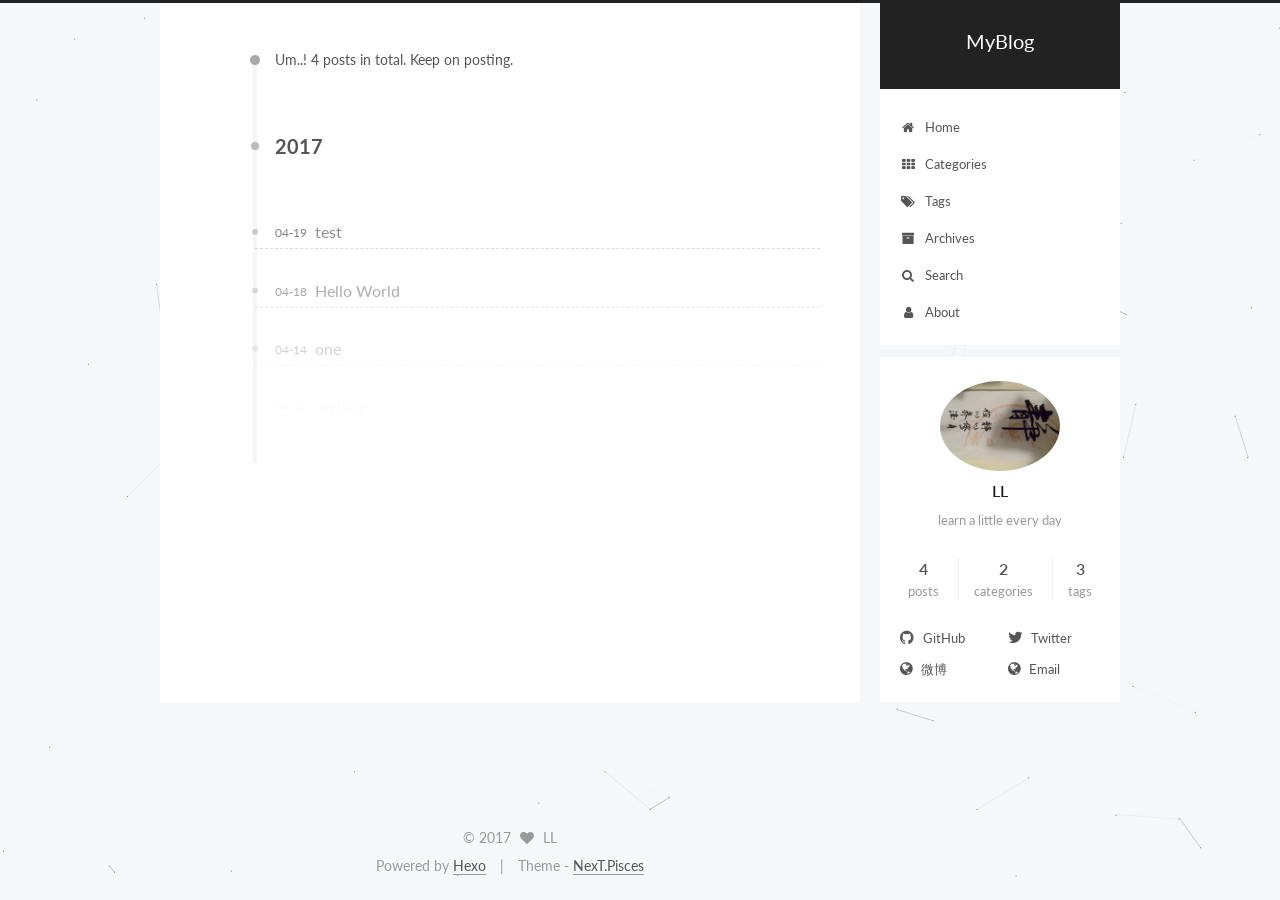
<file: archives/index.html>
<!doctype html>



  


<html class="theme-next pisces use-motion" lang="en">
<head>
  <meta charset="UTF-8"/>
<meta http-equiv="X-UA-Compatible" content="IE=edge" />
<meta name="viewport" content="width=device-width, initial-scale=1, maximum-scale=1"/>



<meta http-equiv="Cache-Control" content="no-transform" />
<meta http-equiv="Cache-Control" content="no-siteapp" />















  
  
  <link href="/lib/fancybox/source/jquery.fancybox.css?v=2.1.5" rel="stylesheet" type="text/css" />




  
  
  
  

  
    
    
  

  

  

  

  

  
    
    
    <link href="//fonts.googleapis.com/css?family=Lato:300,300italic,400,400italic,700,700italic&subset=latin,latin-ext" rel="stylesheet" type="text/css">
  






<link href="/lib/font-awesome/css/font-awesome.min.css?v=4.6.2" rel="stylesheet" type="text/css" />

<link href="/css/main.css?v=5.1.0" rel="stylesheet" type="text/css" />


  <meta name="keywords" content="Hexo, NexT" />








  <link rel="shortcut icon" type="image/x-icon" href="/favicon.ico?v=5.1.0" />






<meta name="description" content="learn a little every day">
<meta property="og:type" content="website">
<meta property="og:title" content="MyBlog">
<meta property="og:url" content="http://LLFamilly.github.io/archives/index.html">
<meta property="og:site_name" content="MyBlog">
<meta property="og:description" content="learn a little every day">
<meta name="twitter:card" content="summary">
<meta name="twitter:title" content="MyBlog">
<meta name="twitter:description" content="learn a little every day">



<script type="text/javascript" id="hexo.configurations">
  var NexT = window.NexT || {};
  var CONFIG = {
    root: '/',
    scheme: 'Pisces',
    sidebar: {"position":"right","display":"post","offset":12,"offset_float":0,"b2t":false,"scrollpercent":false},
    fancybox: true,
    motion: true,
    duoshuo: {
      userId: '0',
      author: 'Author'
    },
    algolia: {
      applicationID: '',
      apiKey: '',
      indexName: '',
      hits: {"per_page":10},
      labels: {"input_placeholder":"Search for Posts","hits_empty":"We didn't find any results for the search: ${query}","hits_stats":"${hits} results found in ${time} ms"}
    }
  };
</script>



  <link rel="canonical" href="http://LLFamilly.github.io/archives/"/>





  <title> Archive | MyBlog </title>
</head>

<body itemscope itemtype="http://schema.org/WebPage" lang="en">

  














  
  
    
  

  <div class="container sidebar-position-right  page-archive  ">
    <div class="headband"></div>

    <header id="header" class="header" itemscope itemtype="http://schema.org/WPHeader">
      <div class="header-inner"><div class="site-brand-wrapper">
  <div class="site-meta ">
    

    <div class="custom-logo-site-title">
      <a href="/"  class="brand" rel="start">
        <span class="logo-line-before"><i></i></span>
        <span class="site-title">MyBlog</span>
        <span class="logo-line-after"><i></i></span>
      </a>
    </div>
      
        <p class="site-subtitle"></p>
      
  </div>

  <div class="site-nav-toggle">
    <button>
      <span class="btn-bar"></span>
      <span class="btn-bar"></span>
      <span class="btn-bar"></span>
    </button>
  </div>
</div>

<nav class="site-nav">
  

  
    <ul id="menu" class="menu">
      
        
        <li class="menu-item menu-item-home">
          <a href="/" rel="section">
            
              <i class="menu-item-icon fa fa-fw fa-home"></i> <br />
            
            Home
          </a>
        </li>
      
        
        <li class="menu-item menu-item-categories">
          <a href="/categories" rel="section">
            
              <i class="menu-item-icon fa fa-fw fa-th"></i> <br />
            
            Categories
          </a>
        </li>
      
        
        <li class="menu-item menu-item-tags">
          <a href="/tags" rel="section">
            
              <i class="menu-item-icon fa fa-fw fa-tags"></i> <br />
            
            Tags
          </a>
        </li>
      
        
        <li class="menu-item menu-item-archives">
          <a href="/archives" rel="section">
            
              <i class="menu-item-icon fa fa-fw fa-archive"></i> <br />
            
            Archives
          </a>
        </li>
      
        
        <li class="menu-item menu-item-search">
          <a href="/search" rel="section">
            
              <i class="menu-item-icon fa fa-fw fa-search"></i> <br />
            
            Search
          </a>
        </li>
      
        
        <li class="menu-item menu-item-about">
          <a href="/about" rel="section">
            
              <i class="menu-item-icon fa fa-fw fa-user"></i> <br />
            
            About
          </a>
        </li>
      

      
    </ul>
  

  
</nav>



 </div>
    </header>

    <main id="main" class="main">
      <div class="main-inner">
        <div class="content-wrap">
          <div id="content" class="content">
            

  <section id="posts" class="posts-collapse">
    <span class="archive-move-on"></span>

    <span class="archive-page-counter">
      
      
      
        
      
      Um..! 4 posts in total. Keep on posting.
    </span>

    

      
      
      

      
        
        <div class="collection-title">
          <h2 class="archive-year motion-element" id="archive-year-2017">2017</h2>
        </div>
      
      

      

  <article class="post post-type-normal" itemscope itemtype="http://schema.org/Article">
    <header class="post-header">

      <h1 class="post-title">
        
            <a class="post-title-link" href="/2017/04/19/test/" itemprop="url">
              
                <span itemprop="name">test</span>
              
            </a>
        
      </h1>

      <div class="post-meta">
        <time class="post-time" itemprop="dateCreated"
              datetime="2017-04-19T20:26:31+08:00"
              content="2017-04-19" >
          04-19
        </time>
      </div>

    </header>
  </article>



    

      
      
      

      
      

      

  <article class="post post-type-normal" itemscope itemtype="http://schema.org/Article">
    <header class="post-header">

      <h1 class="post-title">
        
            <a class="post-title-link" href="/2017/04/18/hello-world/" itemprop="url">
              
                <span itemprop="name">Hello World</span>
              
            </a>
        
      </h1>

      <div class="post-meta">
        <time class="post-time" itemprop="dateCreated"
              datetime="2017-04-18T22:55:28+08:00"
              content="2017-04-18" >
          04-18
        </time>
      </div>

    </header>
  </article>



    

      
      
      

      
      

      

  <article class="post post-type-normal" itemscope itemtype="http://schema.org/Article">
    <header class="post-header">

      <h1 class="post-title">
        
            <a class="post-title-link" href="/2017/04/14/one/" itemprop="url">
              
                <span itemprop="name">one</span>
              
            </a>
        
      </h1>

      <div class="post-meta">
        <time class="post-time" itemprop="dateCreated"
              datetime="2017-04-14T22:35:53+08:00"
              content="2017-04-14" >
          04-14
        </time>
      </div>

    </header>
  </article>



    

      
      
      

      
      

      

  <article class="post post-type-normal" itemscope itemtype="http://schema.org/Article">
    <header class="post-header">

      <h1 class="post-title">
        
            <a class="post-title-link" href="/2017/04/14/myBlog/" itemprop="url">
              
                <span itemprop="name">myBlog</span>
              
            </a>
        
      </h1>

      <div class="post-meta">
        <time class="post-time" itemprop="dateCreated"
              datetime="2017-04-14T22:18:38+08:00"
              content="2017-04-14" >
          04-14
        </time>
      </div>

    </header>
  </article>



    

  </section>

  



          </div>
          


          

        </div>
        
          
  
  <div class="sidebar-toggle">
    <div class="sidebar-toggle-line-wrap">
      <span class="sidebar-toggle-line sidebar-toggle-line-first"></span>
      <span class="sidebar-toggle-line sidebar-toggle-line-middle"></span>
      <span class="sidebar-toggle-line sidebar-toggle-line-last"></span>
    </div>
  </div>

  <aside id="sidebar" class="sidebar">
    <div class="sidebar-inner">

      

      

      <section class="site-overview sidebar-panel sidebar-panel-active">
        <div class="site-author motion-element" itemprop="author" itemscope itemtype="http://schema.org/Person">
          <img class="site-author-image" itemprop="image"
               src="/images/avatar.jpg"
               alt="LL" />
          <p class="site-author-name" itemprop="name">LL</p>
           
              <p class="site-description motion-element" itemprop="description">learn a little every day</p>
          
        </div>
        <nav class="site-state motion-element">

          
            <div class="site-state-item site-state-posts">
              <a href="/archives">
                <span class="site-state-item-count">4</span>
                <span class="site-state-item-name">posts</span>
              </a>
            </div>
          

          
            
            
            <div class="site-state-item site-state-categories">
              <a href="/categories/index.html">
                <span class="site-state-item-count">2</span>
                <span class="site-state-item-name">categories</span>
              </a>
            </div>
          

          
            
            
            <div class="site-state-item site-state-tags">
              <a href="/tags/index.html">
                <span class="site-state-item-count">3</span>
                <span class="site-state-item-name">tags</span>
              </a>
            </div>
          

        </nav>

        

        <div class="links-of-author motion-element">
          
            
              <span class="links-of-author-item">
                <a href="https://github.com/LLfamilly" target="_blank" title="GitHub">
                  
                    <i class="fa fa-fw fa-github"></i>
                  
                  GitHub
                </a>
              </span>
            
              <span class="links-of-author-item">
                <a href="https://twitter.com/your-user-name" target="_blank" title="Twitter">
                  
                    <i class="fa fa-fw fa-twitter"></i>
                  
                  Twitter
                </a>
              </span>
            
              <span class="links-of-author-item">
                <a href="http://weibo.com/your-user-name" target="_blank" title="微博">
                  
                    <i class="fa fa-fw fa-globe"></i>
                  
                  微博
                </a>
              </span>
            
              <span class="links-of-author-item">
                <a href="https://18226961031@163.com" target="_blank" title="Email">
                  
                    <i class="fa fa-fw fa-globe"></i>
                  
                  Email
                </a>
              </span>
            
          
        </div>

        
        

        
        

        


      </section>

      

      

    </div>
  </aside>


        
      </div>
    </main>

    <footer id="footer" class="footer">
      <div class="footer-inner">
        <div class="copyright" >
  
  &copy; 
  <span itemprop="copyrightYear">2017</span>
  <span class="with-love">
    <i class="fa fa-heart"></i>
  </span>
  <span class="author" itemprop="copyrightHolder">LL</span>
</div>


<div class="powered-by">
  Powered by <a class="theme-link" href="https://hexo.io">Hexo</a>
</div>

<div class="theme-info">
  Theme -
  <a class="theme-link" href="https://github.com/iissnan/hexo-theme-next">
    NexT.Pisces
  </a>
</div>


        

        
      </div>
    </footer>

    
      <div class="back-to-top">
        <i class="fa fa-arrow-up"></i>
        
      </div>
    

  </div>

  

<script type="text/javascript">
  if (Object.prototype.toString.call(window.Promise) !== '[object Function]') {
    window.Promise = null;
  }
</script>









  


  





  
  <script type="text/javascript" src="/lib/jquery/index.js?v=2.1.3"></script>

  
  <script type="text/javascript" src="/lib/fastclick/lib/fastclick.min.js?v=1.0.6"></script>

  
  <script type="text/javascript" src="/lib/jquery_lazyload/jquery.lazyload.js?v=1.9.7"></script>

  
  <script type="text/javascript" src="/lib/velocity/velocity.min.js?v=1.2.1"></script>

  
  <script type="text/javascript" src="/lib/velocity/velocity.ui.min.js?v=1.2.1"></script>

  
  <script type="text/javascript" src="/lib/fancybox/source/jquery.fancybox.pack.js?v=2.1.5"></script>

  
  <script type="text/javascript" src="/lib/canvas-nest/canvas-nest.min.js"></script>


  


  <script type="text/javascript" src="/js/src/utils.js?v=5.1.0"></script>

  <script type="text/javascript" src="/js/src/motion.js?v=5.1.0"></script>



  
  


  <script type="text/javascript" src="/js/src/affix.js?v=5.1.0"></script>

  <script type="text/javascript" src="/js/src/schemes/pisces.js?v=5.1.0"></script>



  
  
    <script type="text/javascript" id="motion.page.archive">
      $('.archive-year').velocity('transition.slideLeftIn');
    </script>
  


  


  <script type="text/javascript" src="/js/src/bootstrap.js?v=5.1.0"></script>



  


  




	





  





    

   
  


  






  





  

  

  

  

</body>
</html>
</file>
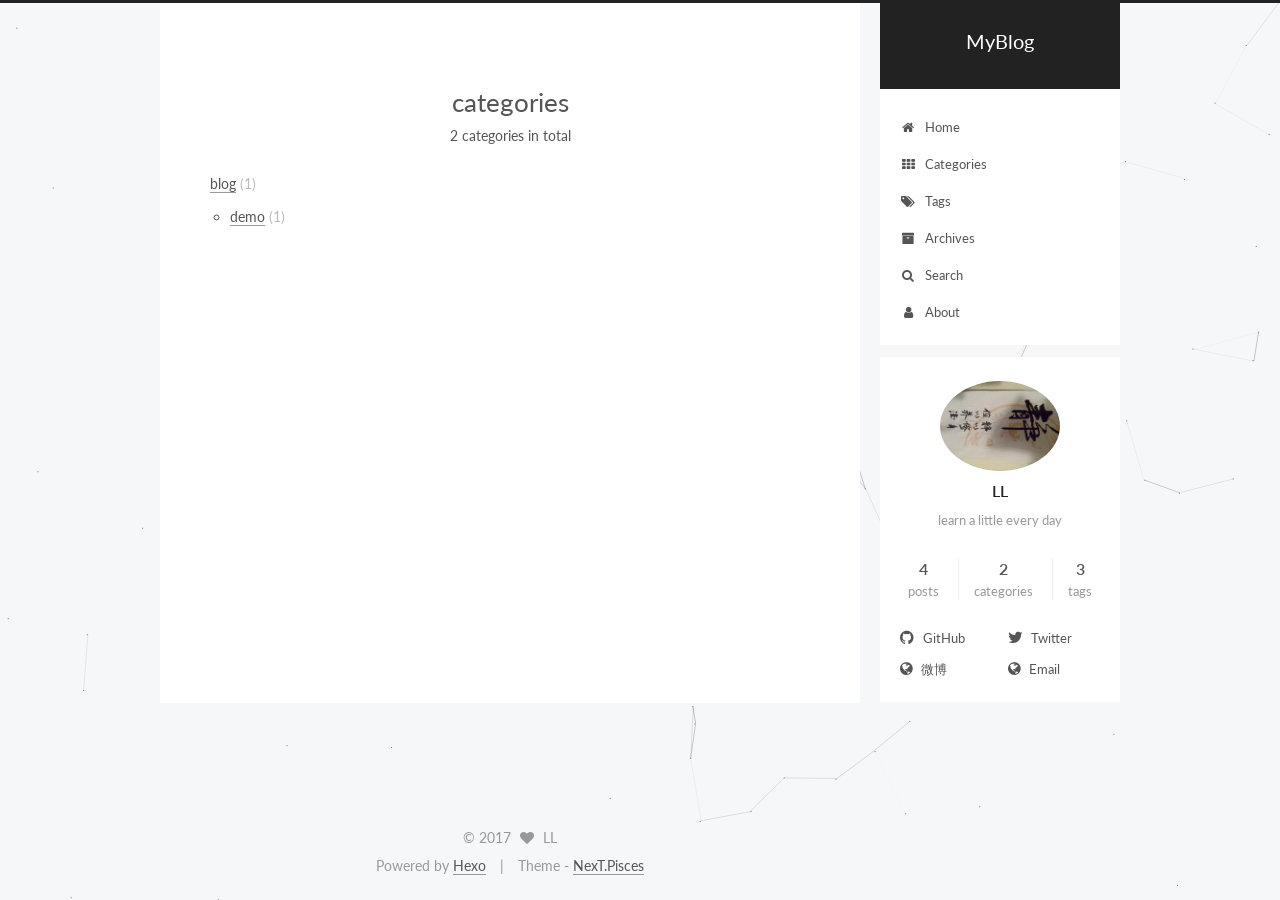
<file: categories/index.html>
<!doctype html>



  


<html class="theme-next pisces use-motion" lang="en">
<head>
  <meta charset="UTF-8"/>
<meta http-equiv="X-UA-Compatible" content="IE=edge" />
<meta name="viewport" content="width=device-width, initial-scale=1, maximum-scale=1"/>



<meta http-equiv="Cache-Control" content="no-transform" />
<meta http-equiv="Cache-Control" content="no-siteapp" />















  
  
  <link href="/lib/fancybox/source/jquery.fancybox.css?v=2.1.5" rel="stylesheet" type="text/css" />




  
  
  
  

  
    
    
  

  

  

  

  

  
    
    
    <link href="//fonts.googleapis.com/css?family=Lato:300,300italic,400,400italic,700,700italic&subset=latin,latin-ext" rel="stylesheet" type="text/css">
  






<link href="/lib/font-awesome/css/font-awesome.min.css?v=4.6.2" rel="stylesheet" type="text/css" />

<link href="/css/main.css?v=5.1.0" rel="stylesheet" type="text/css" />


  <meta name="keywords" content="Hexo, NexT" />








  <link rel="shortcut icon" type="image/x-icon" href="/favicon.ico?v=5.1.0" />






<meta name="description" content="learn a little every day">
<meta property="og:type" content="website">
<meta property="og:title" content="categories">
<meta property="og:url" content="http://LLFamilly.github.io/categories/index.html">
<meta property="og:site_name" content="MyBlog">
<meta property="og:description" content="learn a little every day">
<meta property="og:updated_time" content="2017-04-19T11:15:55.326Z">
<meta name="twitter:card" content="summary">
<meta name="twitter:title" content="categories">
<meta name="twitter:description" content="learn a little every day">



<script type="text/javascript" id="hexo.configurations">
  var NexT = window.NexT || {};
  var CONFIG = {
    root: '/',
    scheme: 'Pisces',
    sidebar: {"position":"right","display":"post","offset":12,"offset_float":0,"b2t":false,"scrollpercent":false},
    fancybox: true,
    motion: true,
    duoshuo: {
      userId: '0',
      author: 'Author'
    },
    algolia: {
      applicationID: '',
      apiKey: '',
      indexName: '',
      hits: {"per_page":10},
      labels: {"input_placeholder":"Search for Posts","hits_empty":"We didn't find any results for the search: ${query}","hits_stats":"${hits} results found in ${time} ms"}
    }
  };
</script>



  <link rel="canonical" href="http://LLFamilly.github.io/categories/"/>





  <title>
  

  
    categories | MyBlog
  
</title>
</head>

<body itemscope itemtype="http://schema.org/WebPage" lang="en">

  














  
  
    
  

  <div class="container sidebar-position-right  ">
    <div class="headband"></div>

    <header id="header" class="header" itemscope itemtype="http://schema.org/WPHeader">
      <div class="header-inner"><div class="site-brand-wrapper">
  <div class="site-meta ">
    

    <div class="custom-logo-site-title">
      <a href="/"  class="brand" rel="start">
        <span class="logo-line-before"><i></i></span>
        <span class="site-title">MyBlog</span>
        <span class="logo-line-after"><i></i></span>
      </a>
    </div>
      
        <p class="site-subtitle"></p>
      
  </div>

  <div class="site-nav-toggle">
    <button>
      <span class="btn-bar"></span>
      <span class="btn-bar"></span>
      <span class="btn-bar"></span>
    </button>
  </div>
</div>

<nav class="site-nav">
  

  
    <ul id="menu" class="menu">
      
        
        <li class="menu-item menu-item-home">
          <a href="/" rel="section">
            
              <i class="menu-item-icon fa fa-fw fa-home"></i> <br />
            
            Home
          </a>
        </li>
      
        
        <li class="menu-item menu-item-categories">
          <a href="/categories" rel="section">
            
              <i class="menu-item-icon fa fa-fw fa-th"></i> <br />
            
            Categories
          </a>
        </li>
      
        
        <li class="menu-item menu-item-tags">
          <a href="/tags" rel="section">
            
              <i class="menu-item-icon fa fa-fw fa-tags"></i> <br />
            
            Tags
          </a>
        </li>
      
        
        <li class="menu-item menu-item-archives">
          <a href="/archives" rel="section">
            
              <i class="menu-item-icon fa fa-fw fa-archive"></i> <br />
            
            Archives
          </a>
        </li>
      
        
        <li class="menu-item menu-item-search">
          <a href="/search" rel="section">
            
              <i class="menu-item-icon fa fa-fw fa-search"></i> <br />
            
            Search
          </a>
        </li>
      
        
        <li class="menu-item menu-item-about">
          <a href="/about" rel="section">
            
              <i class="menu-item-icon fa fa-fw fa-user"></i> <br />
            
            About
          </a>
        </li>
      

      
    </ul>
  

  
</nav>



 </div>
    </header>

    <main id="main" class="main">
      <div class="main-inner">
        <div class="content-wrap">
          <div id="content" class="content">
            

  <div id="posts" class="posts-expand">
  <header class="post-header">

	<h1 class="post-title" itemprop="name headline">categories</h1>



</header>

    
    
      <div class="category-all-page">
        <div class="category-all-title">
            2 categories in total
        </div>
        <div class="category-all">
          <ul class="category-list"><li class="category-list-item"><a class="category-list-link" href="/categories/blog/">blog</a><span class="category-list-count">1</span><ul class="category-list-child"><li class="category-list-item"><a class="category-list-link" href="/categories/blog/demo/">demo</a><span class="category-list-count">1</span></li></ul></li></ul>
        </div>
      </div>
    
  </div>


          </div>
          


          

        </div>
        
          
  
  <div class="sidebar-toggle">
    <div class="sidebar-toggle-line-wrap">
      <span class="sidebar-toggle-line sidebar-toggle-line-first"></span>
      <span class="sidebar-toggle-line sidebar-toggle-line-middle"></span>
      <span class="sidebar-toggle-line sidebar-toggle-line-last"></span>
    </div>
  </div>

  <aside id="sidebar" class="sidebar">
    <div class="sidebar-inner">

      

      

      <section class="site-overview sidebar-panel sidebar-panel-active">
        <div class="site-author motion-element" itemprop="author" itemscope itemtype="http://schema.org/Person">
          <img class="site-author-image" itemprop="image"
               src="/images/avatar.jpg"
               alt="LL" />
          <p class="site-author-name" itemprop="name">LL</p>
           
              <p class="site-description motion-element" itemprop="description">learn a little every day</p>
          
        </div>
        <nav class="site-state motion-element">

          
            <div class="site-state-item site-state-posts">
              <a href="/archives">
                <span class="site-state-item-count">4</span>
                <span class="site-state-item-name">posts</span>
              </a>
            </div>
          

          
            
            
            <div class="site-state-item site-state-categories">
              <a href="/categories/index.html">
                <span class="site-state-item-count">2</span>
                <span class="site-state-item-name">categories</span>
              </a>
            </div>
          

          
            
            
            <div class="site-state-item site-state-tags">
              <a href="/tags/index.html">
                <span class="site-state-item-count">3</span>
                <span class="site-state-item-name">tags</span>
              </a>
            </div>
          

        </nav>

        

        <div class="links-of-author motion-element">
          
            
              <span class="links-of-author-item">
                <a href="https://github.com/LLfamilly" target="_blank" title="GitHub">
                  
                    <i class="fa fa-fw fa-github"></i>
                  
                  GitHub
                </a>
              </span>
            
              <span class="links-of-author-item">
                <a href="https://twitter.com/your-user-name" target="_blank" title="Twitter">
                  
                    <i class="fa fa-fw fa-twitter"></i>
                  
                  Twitter
                </a>
              </span>
            
              <span class="links-of-author-item">
                <a href="http://weibo.com/your-user-name" target="_blank" title="微博">
                  
                    <i class="fa fa-fw fa-globe"></i>
                  
                  微博
                </a>
              </span>
            
              <span class="links-of-author-item">
                <a href="https://18226961031@163.com" target="_blank" title="Email">
                  
                    <i class="fa fa-fw fa-globe"></i>
                  
                  Email
                </a>
              </span>
            
          
        </div>

        
        

        
        

        


      </section>

      

      

    </div>
  </aside>


        
      </div>
    </main>

    <footer id="footer" class="footer">
      <div class="footer-inner">
        <div class="copyright" >
  
  &copy; 
  <span itemprop="copyrightYear">2017</span>
  <span class="with-love">
    <i class="fa fa-heart"></i>
  </span>
  <span class="author" itemprop="copyrightHolder">LL</span>
</div>


<div class="powered-by">
  Powered by <a class="theme-link" href="https://hexo.io">Hexo</a>
</div>

<div class="theme-info">
  Theme -
  <a class="theme-link" href="https://github.com/iissnan/hexo-theme-next">
    NexT.Pisces
  </a>
</div>


        

        
      </div>
    </footer>

    
      <div class="back-to-top">
        <i class="fa fa-arrow-up"></i>
        
      </div>
    

  </div>

  

<script type="text/javascript">
  if (Object.prototype.toString.call(window.Promise) !== '[object Function]') {
    window.Promise = null;
  }
</script>









  


  





  
  <script type="text/javascript" src="/lib/jquery/index.js?v=2.1.3"></script>

  
  <script type="text/javascript" src="/lib/fastclick/lib/fastclick.min.js?v=1.0.6"></script>

  
  <script type="text/javascript" src="/lib/jquery_lazyload/jquery.lazyload.js?v=1.9.7"></script>

  
  <script type="text/javascript" src="/lib/velocity/velocity.min.js?v=1.2.1"></script>

  
  <script type="text/javascript" src="/lib/velocity/velocity.ui.min.js?v=1.2.1"></script>

  
  <script type="text/javascript" src="/lib/fancybox/source/jquery.fancybox.pack.js?v=2.1.5"></script>

  
  <script type="text/javascript" src="/lib/canvas-nest/canvas-nest.min.js"></script>


  


  <script type="text/javascript" src="/js/src/utils.js?v=5.1.0"></script>

  <script type="text/javascript" src="/js/src/motion.js?v=5.1.0"></script>



  
  


  <script type="text/javascript" src="/js/src/affix.js?v=5.1.0"></script>

  <script type="text/javascript" src="/js/src/schemes/pisces.js?v=5.1.0"></script>



  

  


  <script type="text/javascript" src="/js/src/bootstrap.js?v=5.1.0"></script>



  


  




	





  





    

   
  


  






  





  

  

  

  

</body>
</html>
</file>
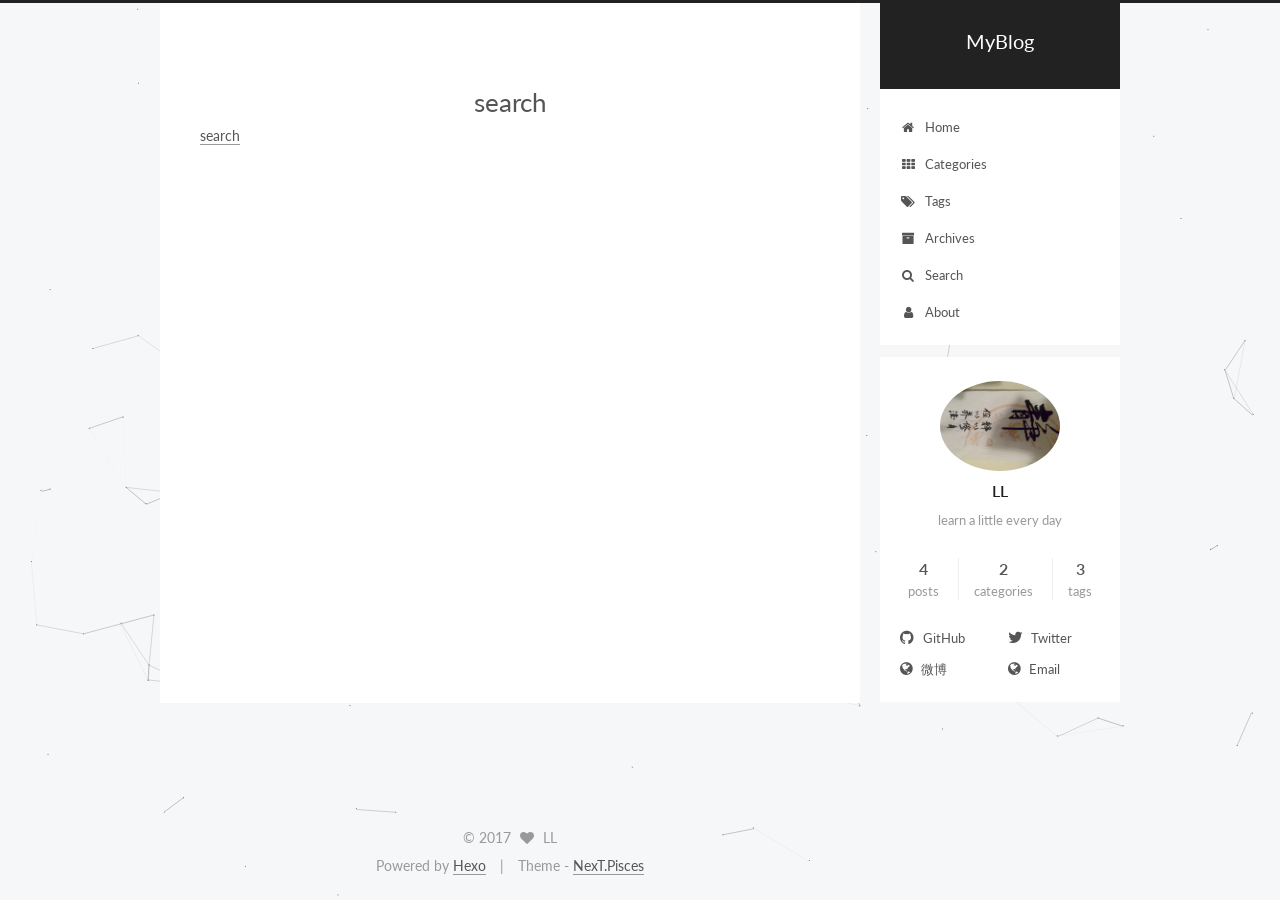
<file: search/index.html>
<!doctype html>



  


<html class="theme-next pisces use-motion" lang="en">
<head>
  <meta charset="UTF-8"/>
<meta http-equiv="X-UA-Compatible" content="IE=edge" />
<meta name="viewport" content="width=device-width, initial-scale=1, maximum-scale=1"/>



<meta http-equiv="Cache-Control" content="no-transform" />
<meta http-equiv="Cache-Control" content="no-siteapp" />















  
  
  <link href="/lib/fancybox/source/jquery.fancybox.css?v=2.1.5" rel="stylesheet" type="text/css" />




  
  
  
  

  
    
    
  

  

  

  

  

  
    
    
    <link href="//fonts.googleapis.com/css?family=Lato:300,300italic,400,400italic,700,700italic&subset=latin,latin-ext" rel="stylesheet" type="text/css">
  






<link href="/lib/font-awesome/css/font-awesome.min.css?v=4.6.2" rel="stylesheet" type="text/css" />

<link href="/css/main.css?v=5.1.0" rel="stylesheet" type="text/css" />


  <meta name="keywords" content="Hexo, NexT" />








  <link rel="shortcut icon" type="image/x-icon" href="/favicon.ico?v=5.1.0" />






<meta name="description" content="search">
<meta property="og:type" content="website">
<meta property="og:title" content="search">
<meta property="og:url" content="http://LLFamilly.github.io/search/index.html">
<meta property="og:site_name" content="MyBlog">
<meta property="og:description" content="search">
<meta property="og:updated_time" content="2017-04-19T11:44:45.323Z">
<meta name="twitter:card" content="summary">
<meta name="twitter:title" content="search">
<meta name="twitter:description" content="search">



<script type="text/javascript" id="hexo.configurations">
  var NexT = window.NexT || {};
  var CONFIG = {
    root: '/',
    scheme: 'Pisces',
    sidebar: {"position":"right","display":"post","offset":12,"offset_float":0,"b2t":false,"scrollpercent":false},
    fancybox: true,
    motion: true,
    duoshuo: {
      userId: '0',
      author: 'Author'
    },
    algolia: {
      applicationID: '',
      apiKey: '',
      indexName: '',
      hits: {"per_page":10},
      labels: {"input_placeholder":"Search for Posts","hits_empty":"We didn't find any results for the search: ${query}","hits_stats":"${hits} results found in ${time} ms"}
    }
  };
</script>



  <link rel="canonical" href="http://LLFamilly.github.io/search/"/>





  <title>
  

  
    search | MyBlog
  
</title>
</head>

<body itemscope itemtype="http://schema.org/WebPage" lang="en">

  














  
  
    
  

  <div class="container sidebar-position-right  ">
    <div class="headband"></div>

    <header id="header" class="header" itemscope itemtype="http://schema.org/WPHeader">
      <div class="header-inner"><div class="site-brand-wrapper">
  <div class="site-meta ">
    

    <div class="custom-logo-site-title">
      <a href="/"  class="brand" rel="start">
        <span class="logo-line-before"><i></i></span>
        <span class="site-title">MyBlog</span>
        <span class="logo-line-after"><i></i></span>
      </a>
    </div>
      
        <p class="site-subtitle"></p>
      
  </div>

  <div class="site-nav-toggle">
    <button>
      <span class="btn-bar"></span>
      <span class="btn-bar"></span>
      <span class="btn-bar"></span>
    </button>
  </div>
</div>

<nav class="site-nav">
  

  
    <ul id="menu" class="menu">
      
        
        <li class="menu-item menu-item-home">
          <a href="/" rel="section">
            
              <i class="menu-item-icon fa fa-fw fa-home"></i> <br />
            
            Home
          </a>
        </li>
      
        
        <li class="menu-item menu-item-categories">
          <a href="/categories" rel="section">
            
              <i class="menu-item-icon fa fa-fw fa-th"></i> <br />
            
            Categories
          </a>
        </li>
      
        
        <li class="menu-item menu-item-tags">
          <a href="/tags" rel="section">
            
              <i class="menu-item-icon fa fa-fw fa-tags"></i> <br />
            
            Tags
          </a>
        </li>
      
        
        <li class="menu-item menu-item-archives">
          <a href="/archives" rel="section">
            
              <i class="menu-item-icon fa fa-fw fa-archive"></i> <br />
            
            Archives
          </a>
        </li>
      
        
        <li class="menu-item menu-item-search">
          <a href="/search" rel="section">
            
              <i class="menu-item-icon fa fa-fw fa-search"></i> <br />
            
            Search
          </a>
        </li>
      
        
        <li class="menu-item menu-item-about">
          <a href="/about" rel="section">
            
              <i class="menu-item-icon fa fa-fw fa-user"></i> <br />
            
            About
          </a>
        </li>
      

      
    </ul>
  

  
</nav>



 </div>
    </header>

    <main id="main" class="main">
      <div class="main-inner">
        <div class="content-wrap">
          <div id="content" class="content">
            

  <div id="posts" class="posts-expand">
  <header class="post-header">

	<h1 class="post-title" itemprop="name headline">search</h1>



</header>

    
    
      <p><a href="http://www.baidu.com/" title="search" target="_blank" rel="external">search</a></p>

    
  </div>


          </div>
          


          
  <div class="comments" id="comments">
    
  </div>


        </div>
        
          
  
  <div class="sidebar-toggle">
    <div class="sidebar-toggle-line-wrap">
      <span class="sidebar-toggle-line sidebar-toggle-line-first"></span>
      <span class="sidebar-toggle-line sidebar-toggle-line-middle"></span>
      <span class="sidebar-toggle-line sidebar-toggle-line-last"></span>
    </div>
  </div>

  <aside id="sidebar" class="sidebar">
    <div class="sidebar-inner">

      

      

      <section class="site-overview sidebar-panel sidebar-panel-active">
        <div class="site-author motion-element" itemprop="author" itemscope itemtype="http://schema.org/Person">
          <img class="site-author-image" itemprop="image"
               src="/images/avatar.jpg"
               alt="LL" />
          <p class="site-author-name" itemprop="name">LL</p>
           
              <p class="site-description motion-element" itemprop="description">learn a little every day</p>
          
        </div>
        <nav class="site-state motion-element">

          
            <div class="site-state-item site-state-posts">
              <a href="/archives">
                <span class="site-state-item-count">4</span>
                <span class="site-state-item-name">posts</span>
              </a>
            </div>
          

          
            
            
            <div class="site-state-item site-state-categories">
              <a href="/categories/index.html">
                <span class="site-state-item-count">2</span>
                <span class="site-state-item-name">categories</span>
              </a>
            </div>
          

          
            
            
            <div class="site-state-item site-state-tags">
              <a href="/tags/index.html">
                <span class="site-state-item-count">3</span>
                <span class="site-state-item-name">tags</span>
              </a>
            </div>
          

        </nav>

        

        <div class="links-of-author motion-element">
          
            
              <span class="links-of-author-item">
                <a href="https://github.com/LLfamilly" target="_blank" title="GitHub">
                  
                    <i class="fa fa-fw fa-github"></i>
                  
                  GitHub
                </a>
              </span>
            
              <span class="links-of-author-item">
                <a href="https://twitter.com/your-user-name" target="_blank" title="Twitter">
                  
                    <i class="fa fa-fw fa-twitter"></i>
                  
                  Twitter
                </a>
              </span>
            
              <span class="links-of-author-item">
                <a href="http://weibo.com/your-user-name" target="_blank" title="微博">
                  
                    <i class="fa fa-fw fa-globe"></i>
                  
                  微博
                </a>
              </span>
            
              <span class="links-of-author-item">
                <a href="https://18226961031@163.com" target="_blank" title="Email">
                  
                    <i class="fa fa-fw fa-globe"></i>
                  
                  Email
                </a>
              </span>
            
          
        </div>

        
        

        
        

        


      </section>

      

      

    </div>
  </aside>


        
      </div>
    </main>

    <footer id="footer" class="footer">
      <div class="footer-inner">
        <div class="copyright" >
  
  &copy; 
  <span itemprop="copyrightYear">2017</span>
  <span class="with-love">
    <i class="fa fa-heart"></i>
  </span>
  <span class="author" itemprop="copyrightHolder">LL</span>
</div>


<div class="powered-by">
  Powered by <a class="theme-link" href="https://hexo.io">Hexo</a>
</div>

<div class="theme-info">
  Theme -
  <a class="theme-link" href="https://github.com/iissnan/hexo-theme-next">
    NexT.Pisces
  </a>
</div>


        

        
      </div>
    </footer>

    
      <div class="back-to-top">
        <i class="fa fa-arrow-up"></i>
        
      </div>
    

  </div>

  

<script type="text/javascript">
  if (Object.prototype.toString.call(window.Promise) !== '[object Function]') {
    window.Promise = null;
  }
</script>









  


  





  
  <script type="text/javascript" src="/lib/jquery/index.js?v=2.1.3"></script>

  
  <script type="text/javascript" src="/lib/fastclick/lib/fastclick.min.js?v=1.0.6"></script>

  
  <script type="text/javascript" src="/lib/jquery_lazyload/jquery.lazyload.js?v=1.9.7"></script>

  
  <script type="text/javascript" src="/lib/velocity/velocity.min.js?v=1.2.1"></script>

  
  <script type="text/javascript" src="/lib/velocity/velocity.ui.min.js?v=1.2.1"></script>

  
  <script type="text/javascript" src="/lib/fancybox/source/jquery.fancybox.pack.js?v=2.1.5"></script>

  
  <script type="text/javascript" src="/lib/canvas-nest/canvas-nest.min.js"></script>


  


  <script type="text/javascript" src="/js/src/utils.js?v=5.1.0"></script>

  <script type="text/javascript" src="/js/src/motion.js?v=5.1.0"></script>



  
  


  <script type="text/javascript" src="/js/src/affix.js?v=5.1.0"></script>

  <script type="text/javascript" src="/js/src/schemes/pisces.js?v=5.1.0"></script>



  

  


  <script type="text/javascript" src="/js/src/bootstrap.js?v=5.1.0"></script>



  


  




	





  





    

   
        <!-- UY BEGIN -->
        <script type="text/javascript" src="http://v2.uyan.cc/code/uyan.js?uid="></script>
        <!-- UY END -->
    
  


  






  





  

  

  

  

</body>
</html>
</file>
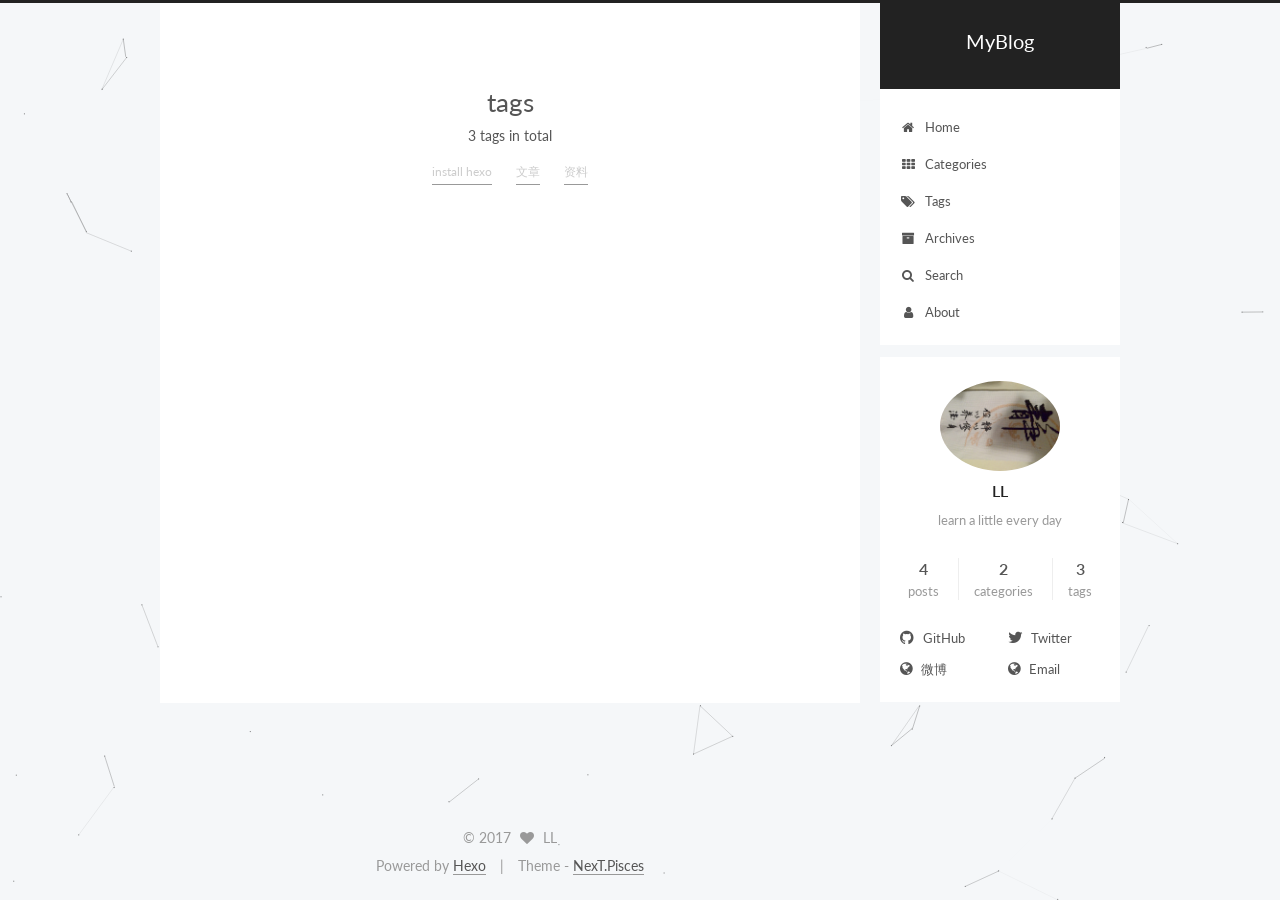
<file: tags/index.html>
<!doctype html>



  


<html class="theme-next pisces use-motion" lang="en">
<head>
  <meta charset="UTF-8"/>
<meta http-equiv="X-UA-Compatible" content="IE=edge" />
<meta name="viewport" content="width=device-width, initial-scale=1, maximum-scale=1"/>



<meta http-equiv="Cache-Control" content="no-transform" />
<meta http-equiv="Cache-Control" content="no-siteapp" />















  
  
  <link href="/lib/fancybox/source/jquery.fancybox.css?v=2.1.5" rel="stylesheet" type="text/css" />




  
  
  
  

  
    
    
  

  

  

  

  

  
    
    
    <link href="//fonts.googleapis.com/css?family=Lato:300,300italic,400,400italic,700,700italic&subset=latin,latin-ext" rel="stylesheet" type="text/css">
  






<link href="/lib/font-awesome/css/font-awesome.min.css?v=4.6.2" rel="stylesheet" type="text/css" />

<link href="/css/main.css?v=5.1.0" rel="stylesheet" type="text/css" />


  <meta name="keywords" content="Hexo, NexT" />








  <link rel="shortcut icon" type="image/x-icon" href="/favicon.ico?v=5.1.0" />






<meta name="description" content="learn a little every day">
<meta property="og:type" content="website">
<meta property="og:title" content="tags">
<meta property="og:url" content="http://LLFamilly.github.io/tags/index.html">
<meta property="og:site_name" content="MyBlog">
<meta property="og:description" content="learn a little every day">
<meta property="og:updated_time" content="2017-04-19T11:14:03.554Z">
<meta name="twitter:card" content="summary">
<meta name="twitter:title" content="tags">
<meta name="twitter:description" content="learn a little every day">



<script type="text/javascript" id="hexo.configurations">
  var NexT = window.NexT || {};
  var CONFIG = {
    root: '/',
    scheme: 'Pisces',
    sidebar: {"position":"right","display":"post","offset":12,"offset_float":0,"b2t":false,"scrollpercent":false},
    fancybox: true,
    motion: true,
    duoshuo: {
      userId: '0',
      author: 'Author'
    },
    algolia: {
      applicationID: '',
      apiKey: '',
      indexName: '',
      hits: {"per_page":10},
      labels: {"input_placeholder":"Search for Posts","hits_empty":"We didn't find any results for the search: ${query}","hits_stats":"${hits} results found in ${time} ms"}
    }
  };
</script>



  <link rel="canonical" href="http://LLFamilly.github.io/tags/"/>





  <title>
  

  
    tags | MyBlog
  
</title>
</head>

<body itemscope itemtype="http://schema.org/WebPage" lang="en">

  














  
  
    
  

  <div class="container sidebar-position-right  ">
    <div class="headband"></div>

    <header id="header" class="header" itemscope itemtype="http://schema.org/WPHeader">
      <div class="header-inner"><div class="site-brand-wrapper">
  <div class="site-meta ">
    

    <div class="custom-logo-site-title">
      <a href="/"  class="brand" rel="start">
        <span class="logo-line-before"><i></i></span>
        <span class="site-title">MyBlog</span>
        <span class="logo-line-after"><i></i></span>
      </a>
    </div>
      
        <p class="site-subtitle"></p>
      
  </div>

  <div class="site-nav-toggle">
    <button>
      <span class="btn-bar"></span>
      <span class="btn-bar"></span>
      <span class="btn-bar"></span>
    </button>
  </div>
</div>

<nav class="site-nav">
  

  
    <ul id="menu" class="menu">
      
        
        <li class="menu-item menu-item-home">
          <a href="/" rel="section">
            
              <i class="menu-item-icon fa fa-fw fa-home"></i> <br />
            
            Home
          </a>
        </li>
      
        
        <li class="menu-item menu-item-categories">
          <a href="/categories" rel="section">
            
              <i class="menu-item-icon fa fa-fw fa-th"></i> <br />
            
            Categories
          </a>
        </li>
      
        
        <li class="menu-item menu-item-tags">
          <a href="/tags" rel="section">
            
              <i class="menu-item-icon fa fa-fw fa-tags"></i> <br />
            
            Tags
          </a>
        </li>
      
        
        <li class="menu-item menu-item-archives">
          <a href="/archives" rel="section">
            
              <i class="menu-item-icon fa fa-fw fa-archive"></i> <br />
            
            Archives
          </a>
        </li>
      
        
        <li class="menu-item menu-item-search">
          <a href="/search" rel="section">
            
              <i class="menu-item-icon fa fa-fw fa-search"></i> <br />
            
            Search
          </a>
        </li>
      
        
        <li class="menu-item menu-item-about">
          <a href="/about" rel="section">
            
              <i class="menu-item-icon fa fa-fw fa-user"></i> <br />
            
            About
          </a>
        </li>
      

      
    </ul>
  

  
</nav>



 </div>
    </header>

    <main id="main" class="main">
      <div class="main-inner">
        <div class="content-wrap">
          <div id="content" class="content">
            

  <div id="posts" class="posts-expand">
  <header class="post-header">

	<h1 class="post-title" itemprop="name headline">tags</h1>



</header>

    
    
      <div class="tag-cloud">
        <div class="tag-cloud-title">
            3 tags in total
        </div>
        <div class="tag-cloud-tags">
          <a href="/tags/install-hexo/" style="font-size: 12px; color: #ccc">install hexo</a> <a href="/tags/文章/" style="font-size: 12px; color: #ccc">文章</a> <a href="/tags/资料/" style="font-size: 12px; color: #ccc">资料</a>
        </div>
      </div>
    
  </div>


          </div>
          


          

        </div>
        
          
  
  <div class="sidebar-toggle">
    <div class="sidebar-toggle-line-wrap">
      <span class="sidebar-toggle-line sidebar-toggle-line-first"></span>
      <span class="sidebar-toggle-line sidebar-toggle-line-middle"></span>
      <span class="sidebar-toggle-line sidebar-toggle-line-last"></span>
    </div>
  </div>

  <aside id="sidebar" class="sidebar">
    <div class="sidebar-inner">

      

      

      <section class="site-overview sidebar-panel sidebar-panel-active">
        <div class="site-author motion-element" itemprop="author" itemscope itemtype="http://schema.org/Person">
          <img class="site-author-image" itemprop="image"
               src="/images/avatar.jpg"
               alt="LL" />
          <p class="site-author-name" itemprop="name">LL</p>
           
              <p class="site-description motion-element" itemprop="description">learn a little every day</p>
          
        </div>
        <nav class="site-state motion-element">

          
            <div class="site-state-item site-state-posts">
              <a href="/archives">
                <span class="site-state-item-count">4</span>
                <span class="site-state-item-name">posts</span>
              </a>
            </div>
          

          
            
            
            <div class="site-state-item site-state-categories">
              <a href="/categories/index.html">
                <span class="site-state-item-count">2</span>
                <span class="site-state-item-name">categories</span>
              </a>
            </div>
          

          
            
            
            <div class="site-state-item site-state-tags">
              <a href="/tags/index.html">
                <span class="site-state-item-count">3</span>
                <span class="site-state-item-name">tags</span>
              </a>
            </div>
          

        </nav>

        

        <div class="links-of-author motion-element">
          
            
              <span class="links-of-author-item">
                <a href="https://github.com/LLfamilly" target="_blank" title="GitHub">
                  
                    <i class="fa fa-fw fa-github"></i>
                  
                  GitHub
                </a>
              </span>
            
              <span class="links-of-author-item">
                <a href="https://twitter.com/your-user-name" target="_blank" title="Twitter">
                  
                    <i class="fa fa-fw fa-twitter"></i>
                  
                  Twitter
                </a>
              </span>
            
              <span class="links-of-author-item">
                <a href="http://weibo.com/your-user-name" target="_blank" title="微博">
                  
                    <i class="fa fa-fw fa-globe"></i>
                  
                  微博
                </a>
              </span>
            
              <span class="links-of-author-item">
                <a href="https://18226961031@163.com" target="_blank" title="Email">
                  
                    <i class="fa fa-fw fa-globe"></i>
                  
                  Email
                </a>
              </span>
            
          
        </div>

        
        

        
        

        


      </section>

      

      

    </div>
  </aside>


        
      </div>
    </main>

    <footer id="footer" class="footer">
      <div class="footer-inner">
        <div class="copyright" >
  
  &copy; 
  <span itemprop="copyrightYear">2017</span>
  <span class="with-love">
    <i class="fa fa-heart"></i>
  </span>
  <span class="author" itemprop="copyrightHolder">LL</span>
</div>


<div class="powered-by">
  Powered by <a class="theme-link" href="https://hexo.io">Hexo</a>
</div>

<div class="theme-info">
  Theme -
  <a class="theme-link" href="https://github.com/iissnan/hexo-theme-next">
    NexT.Pisces
  </a>
</div>


        

        
      </div>
    </footer>

    
      <div class="back-to-top">
        <i class="fa fa-arrow-up"></i>
        
      </div>
    

  </div>

  

<script type="text/javascript">
  if (Object.prototype.toString.call(window.Promise) !== '[object Function]') {
    window.Promise = null;
  }
</script>









  


  





  
  <script type="text/javascript" src="/lib/jquery/index.js?v=2.1.3"></script>

  
  <script type="text/javascript" src="/lib/fastclick/lib/fastclick.min.js?v=1.0.6"></script>

  
  <script type="text/javascript" src="/lib/jquery_lazyload/jquery.lazyload.js?v=1.9.7"></script>

  
  <script type="text/javascript" src="/lib/velocity/velocity.min.js?v=1.2.1"></script>

  
  <script type="text/javascript" src="/lib/velocity/velocity.ui.min.js?v=1.2.1"></script>

  
  <script type="text/javascript" src="/lib/fancybox/source/jquery.fancybox.pack.js?v=2.1.5"></script>

  
  <script type="text/javascript" src="/lib/canvas-nest/canvas-nest.min.js"></script>


  


  <script type="text/javascript" src="/js/src/utils.js?v=5.1.0"></script>

  <script type="text/javascript" src="/js/src/motion.js?v=5.1.0"></script>



  
  


  <script type="text/javascript" src="/js/src/affix.js?v=5.1.0"></script>

  <script type="text/javascript" src="/js/src/schemes/pisces.js?v=5.1.0"></script>



  

  


  <script type="text/javascript" src="/js/src/bootstrap.js?v=5.1.0"></script>



  


  




	





  





    

   
  


  






  





  

  

  

  

</body>
</html>
</file>
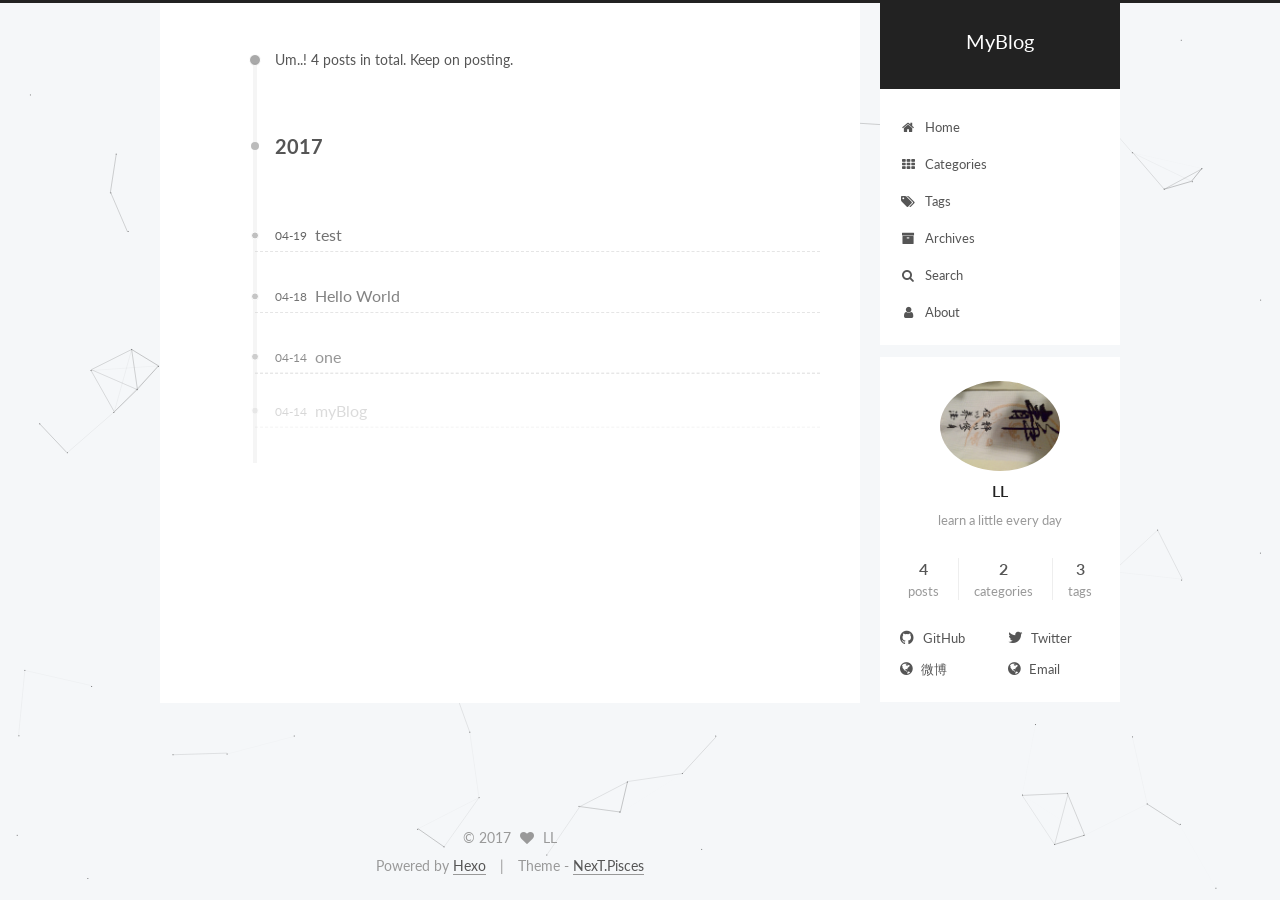
<file: archives/2017/index.html>
<!doctype html>



  


<html class="theme-next pisces use-motion" lang="en">
<head>
  <meta charset="UTF-8"/>
<meta http-equiv="X-UA-Compatible" content="IE=edge" />
<meta name="viewport" content="width=device-width, initial-scale=1, maximum-scale=1"/>



<meta http-equiv="Cache-Control" content="no-transform" />
<meta http-equiv="Cache-Control" content="no-siteapp" />















  
  
  <link href="/lib/fancybox/source/jquery.fancybox.css?v=2.1.5" rel="stylesheet" type="text/css" />




  
  
  
  

  
    
    
  

  

  

  

  

  
    
    
    <link href="//fonts.googleapis.com/css?family=Lato:300,300italic,400,400italic,700,700italic&subset=latin,latin-ext" rel="stylesheet" type="text/css">
  






<link href="/lib/font-awesome/css/font-awesome.min.css?v=4.6.2" rel="stylesheet" type="text/css" />

<link href="/css/main.css?v=5.1.0" rel="stylesheet" type="text/css" />


  <meta name="keywords" content="Hexo, NexT" />








  <link rel="shortcut icon" type="image/x-icon" href="/favicon.ico?v=5.1.0" />






<meta name="description" content="learn a little every day">
<meta property="og:type" content="website">
<meta property="og:title" content="MyBlog">
<meta property="og:url" content="http://LLFamilly.github.io/archives/2017/index.html">
<meta property="og:site_name" content="MyBlog">
<meta property="og:description" content="learn a little every day">
<meta name="twitter:card" content="summary">
<meta name="twitter:title" content="MyBlog">
<meta name="twitter:description" content="learn a little every day">



<script type="text/javascript" id="hexo.configurations">
  var NexT = window.NexT || {};
  var CONFIG = {
    root: '/',
    scheme: 'Pisces',
    sidebar: {"position":"right","display":"post","offset":12,"offset_float":0,"b2t":false,"scrollpercent":false},
    fancybox: true,
    motion: true,
    duoshuo: {
      userId: '0',
      author: 'Author'
    },
    algolia: {
      applicationID: '',
      apiKey: '',
      indexName: '',
      hits: {"per_page":10},
      labels: {"input_placeholder":"Search for Posts","hits_empty":"We didn't find any results for the search: ${query}","hits_stats":"${hits} results found in ${time} ms"}
    }
  };
</script>



  <link rel="canonical" href="http://LLFamilly.github.io/archives/2017/"/>





  <title> Archive | MyBlog </title>
</head>

<body itemscope itemtype="http://schema.org/WebPage" lang="en">

  














  
  
    
  

  <div class="container sidebar-position-right  page-archive  ">
    <div class="headband"></div>

    <header id="header" class="header" itemscope itemtype="http://schema.org/WPHeader">
      <div class="header-inner"><div class="site-brand-wrapper">
  <div class="site-meta ">
    

    <div class="custom-logo-site-title">
      <a href="/"  class="brand" rel="start">
        <span class="logo-line-before"><i></i></span>
        <span class="site-title">MyBlog</span>
        <span class="logo-line-after"><i></i></span>
      </a>
    </div>
      
        <p class="site-subtitle"></p>
      
  </div>

  <div class="site-nav-toggle">
    <button>
      <span class="btn-bar"></span>
      <span class="btn-bar"></span>
      <span class="btn-bar"></span>
    </button>
  </div>
</div>

<nav class="site-nav">
  

  
    <ul id="menu" class="menu">
      
        
        <li class="menu-item menu-item-home">
          <a href="/" rel="section">
            
              <i class="menu-item-icon fa fa-fw fa-home"></i> <br />
            
            Home
          </a>
        </li>
      
        
        <li class="menu-item menu-item-categories">
          <a href="/categories" rel="section">
            
              <i class="menu-item-icon fa fa-fw fa-th"></i> <br />
            
            Categories
          </a>
        </li>
      
        
        <li class="menu-item menu-item-tags">
          <a href="/tags" rel="section">
            
              <i class="menu-item-icon fa fa-fw fa-tags"></i> <br />
            
            Tags
          </a>
        </li>
      
        
        <li class="menu-item menu-item-archives">
          <a href="/archives" rel="section">
            
              <i class="menu-item-icon fa fa-fw fa-archive"></i> <br />
            
            Archives
          </a>
        </li>
      
        
        <li class="menu-item menu-item-search">
          <a href="/search" rel="section">
            
              <i class="menu-item-icon fa fa-fw fa-search"></i> <br />
            
            Search
          </a>
        </li>
      
        
        <li class="menu-item menu-item-about">
          <a href="/about" rel="section">
            
              <i class="menu-item-icon fa fa-fw fa-user"></i> <br />
            
            About
          </a>
        </li>
      

      
    </ul>
  

  
</nav>



 </div>
    </header>

    <main id="main" class="main">
      <div class="main-inner">
        <div class="content-wrap">
          <div id="content" class="content">
            

  <section id="posts" class="posts-collapse">
    <span class="archive-move-on"></span>

    <span class="archive-page-counter">
      
      
      
        
      
      Um..! 4 posts in total. Keep on posting.
    </span>

    

      
      
      

      
        
        <div class="collection-title">
          <h2 class="archive-year motion-element" id="archive-year-2017">2017</h2>
        </div>
      
      

      

  <article class="post post-type-normal" itemscope itemtype="http://schema.org/Article">
    <header class="post-header">

      <h1 class="post-title">
        
            <a class="post-title-link" href="/2017/04/19/test/" itemprop="url">
              
                <span itemprop="name">test</span>
              
            </a>
        
      </h1>

      <div class="post-meta">
        <time class="post-time" itemprop="dateCreated"
              datetime="2017-04-19T20:26:31+08:00"
              content="2017-04-19" >
          04-19
        </time>
      </div>

    </header>
  </article>



    

      
      
      

      
      

      

  <article class="post post-type-normal" itemscope itemtype="http://schema.org/Article">
    <header class="post-header">

      <h1 class="post-title">
        
            <a class="post-title-link" href="/2017/04/18/hello-world/" itemprop="url">
              
                <span itemprop="name">Hello World</span>
              
            </a>
        
      </h1>

      <div class="post-meta">
        <time class="post-time" itemprop="dateCreated"
              datetime="2017-04-18T22:55:28+08:00"
              content="2017-04-18" >
          04-18
        </time>
      </div>

    </header>
  </article>



    

      
      
      

      
      

      

  <article class="post post-type-normal" itemscope itemtype="http://schema.org/Article">
    <header class="post-header">

      <h1 class="post-title">
        
            <a class="post-title-link" href="/2017/04/14/one/" itemprop="url">
              
                <span itemprop="name">one</span>
              
            </a>
        
      </h1>

      <div class="post-meta">
        <time class="post-time" itemprop="dateCreated"
              datetime="2017-04-14T22:35:53+08:00"
              content="2017-04-14" >
          04-14
        </time>
      </div>

    </header>
  </article>



    

      
      
      

      
      

      

  <article class="post post-type-normal" itemscope itemtype="http://schema.org/Article">
    <header class="post-header">

      <h1 class="post-title">
        
            <a class="post-title-link" href="/2017/04/14/myBlog/" itemprop="url">
              
                <span itemprop="name">myBlog</span>
              
            </a>
        
      </h1>

      <div class="post-meta">
        <time class="post-time" itemprop="dateCreated"
              datetime="2017-04-14T22:18:38+08:00"
              content="2017-04-14" >
          04-14
        </time>
      </div>

    </header>
  </article>



    

  </section>

  



          </div>
          


          

        </div>
        
          
  
  <div class="sidebar-toggle">
    <div class="sidebar-toggle-line-wrap">
      <span class="sidebar-toggle-line sidebar-toggle-line-first"></span>
      <span class="sidebar-toggle-line sidebar-toggle-line-middle"></span>
      <span class="sidebar-toggle-line sidebar-toggle-line-last"></span>
    </div>
  </div>

  <aside id="sidebar" class="sidebar">
    <div class="sidebar-inner">

      

      

      <section class="site-overview sidebar-panel sidebar-panel-active">
        <div class="site-author motion-element" itemprop="author" itemscope itemtype="http://schema.org/Person">
          <img class="site-author-image" itemprop="image"
               src="/images/avatar.jpg"
               alt="LL" />
          <p class="site-author-name" itemprop="name">LL</p>
           
              <p class="site-description motion-element" itemprop="description">learn a little every day</p>
          
        </div>
        <nav class="site-state motion-element">

          
            <div class="site-state-item site-state-posts">
              <a href="/archives">
                <span class="site-state-item-count">4</span>
                <span class="site-state-item-name">posts</span>
              </a>
            </div>
          

          
            
            
            <div class="site-state-item site-state-categories">
              <a href="/categories/index.html">
                <span class="site-state-item-count">2</span>
                <span class="site-state-item-name">categories</span>
              </a>
            </div>
          

          
            
            
            <div class="site-state-item site-state-tags">
              <a href="/tags/index.html">
                <span class="site-state-item-count">3</span>
                <span class="site-state-item-name">tags</span>
              </a>
            </div>
          

        </nav>

        

        <div class="links-of-author motion-element">
          
            
              <span class="links-of-author-item">
                <a href="https://github.com/LLfamilly" target="_blank" title="GitHub">
                  
                    <i class="fa fa-fw fa-github"></i>
                  
                  GitHub
                </a>
              </span>
            
              <span class="links-of-author-item">
                <a href="https://twitter.com/your-user-name" target="_blank" title="Twitter">
                  
                    <i class="fa fa-fw fa-twitter"></i>
                  
                  Twitter
                </a>
              </span>
            
              <span class="links-of-author-item">
                <a href="http://weibo.com/your-user-name" target="_blank" title="微博">
                  
                    <i class="fa fa-fw fa-globe"></i>
                  
                  微博
                </a>
              </span>
            
              <span class="links-of-author-item">
                <a href="https://18226961031@163.com" target="_blank" title="Email">
                  
                    <i class="fa fa-fw fa-globe"></i>
                  
                  Email
                </a>
              </span>
            
          
        </div>

        
        

        
        

        


      </section>

      

      

    </div>
  </aside>


        
      </div>
    </main>

    <footer id="footer" class="footer">
      <div class="footer-inner">
        <div class="copyright" >
  
  &copy; 
  <span itemprop="copyrightYear">2017</span>
  <span class="with-love">
    <i class="fa fa-heart"></i>
  </span>
  <span class="author" itemprop="copyrightHolder">LL</span>
</div>


<div class="powered-by">
  Powered by <a class="theme-link" href="https://hexo.io">Hexo</a>
</div>

<div class="theme-info">
  Theme -
  <a class="theme-link" href="https://github.com/iissnan/hexo-theme-next">
    NexT.Pisces
  </a>
</div>


        

        
      </div>
    </footer>

    
      <div class="back-to-top">
        <i class="fa fa-arrow-up"></i>
        
      </div>
    

  </div>

  

<script type="text/javascript">
  if (Object.prototype.toString.call(window.Promise) !== '[object Function]') {
    window.Promise = null;
  }
</script>









  


  





  
  <script type="text/javascript" src="/lib/jquery/index.js?v=2.1.3"></script>

  
  <script type="text/javascript" src="/lib/fastclick/lib/fastclick.min.js?v=1.0.6"></script>

  
  <script type="text/javascript" src="/lib/jquery_lazyload/jquery.lazyload.js?v=1.9.7"></script>

  
  <script type="text/javascript" src="/lib/velocity/velocity.min.js?v=1.2.1"></script>

  
  <script type="text/javascript" src="/lib/velocity/velocity.ui.min.js?v=1.2.1"></script>

  
  <script type="text/javascript" src="/lib/fancybox/source/jquery.fancybox.pack.js?v=2.1.5"></script>

  
  <script type="text/javascript" src="/lib/canvas-nest/canvas-nest.min.js"></script>


  


  <script type="text/javascript" src="/js/src/utils.js?v=5.1.0"></script>

  <script type="text/javascript" src="/js/src/motion.js?v=5.1.0"></script>



  
  


  <script type="text/javascript" src="/js/src/affix.js?v=5.1.0"></script>

  <script type="text/javascript" src="/js/src/schemes/pisces.js?v=5.1.0"></script>



  
  
    <script type="text/javascript" id="motion.page.archive">
      $('.archive-year').velocity('transition.slideLeftIn');
    </script>
  


  


  <script type="text/javascript" src="/js/src/bootstrap.js?v=5.1.0"></script>



  


  




	





  





    

   
  


  






  





  

  

  

  

</body>
</html>
</file>
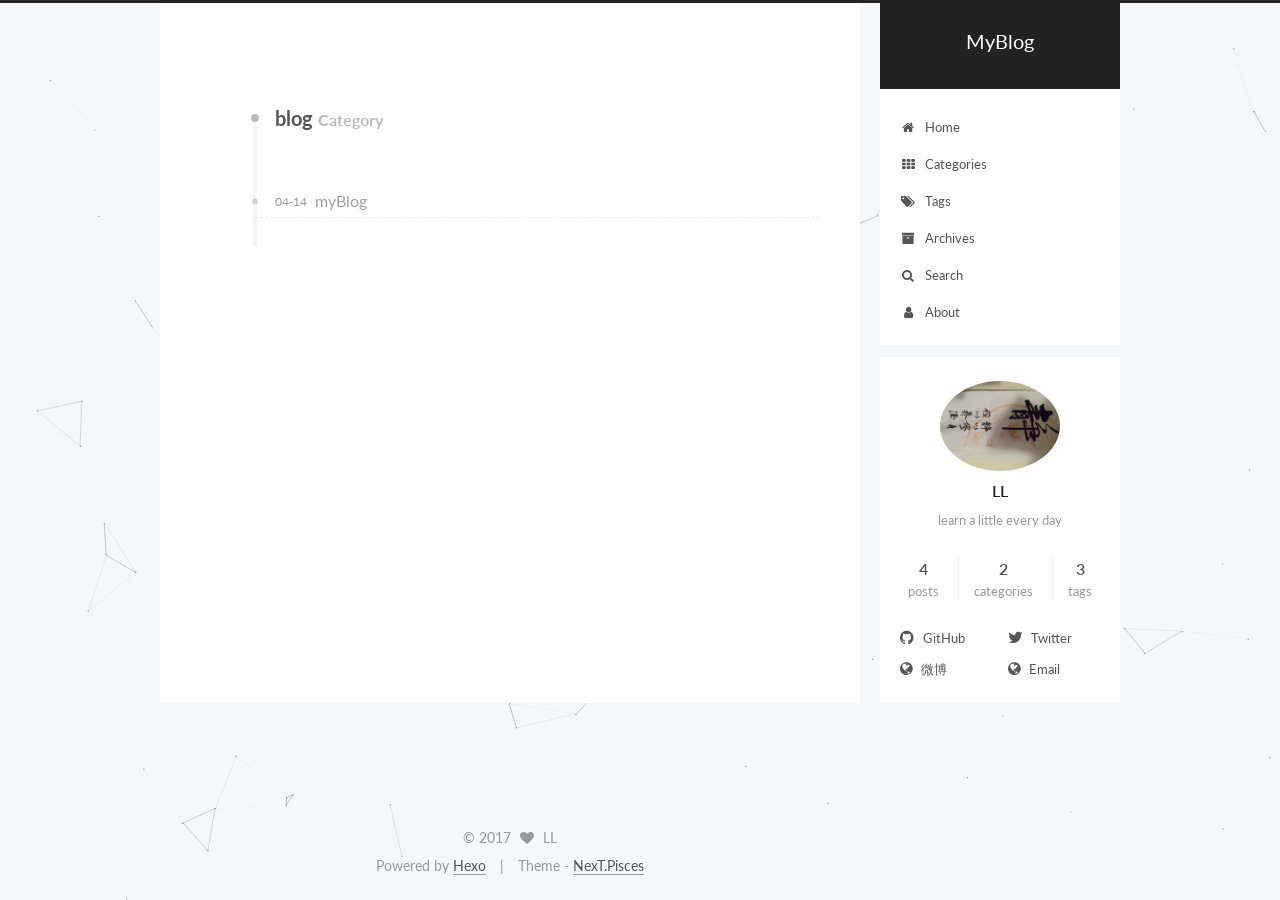
<file: categories/blog/index.html>
<!doctype html>



  


<html class="theme-next pisces use-motion" lang="en">
<head>
  <meta charset="UTF-8"/>
<meta http-equiv="X-UA-Compatible" content="IE=edge" />
<meta name="viewport" content="width=device-width, initial-scale=1, maximum-scale=1"/>



<meta http-equiv="Cache-Control" content="no-transform" />
<meta http-equiv="Cache-Control" content="no-siteapp" />















  
  
  <link href="/lib/fancybox/source/jquery.fancybox.css?v=2.1.5" rel="stylesheet" type="text/css" />




  
  
  
  

  
    
    
  

  

  

  

  

  
    
    
    <link href="//fonts.googleapis.com/css?family=Lato:300,300italic,400,400italic,700,700italic&subset=latin,latin-ext" rel="stylesheet" type="text/css">
  






<link href="/lib/font-awesome/css/font-awesome.min.css?v=4.6.2" rel="stylesheet" type="text/css" />

<link href="/css/main.css?v=5.1.0" rel="stylesheet" type="text/css" />


  <meta name="keywords" content="Hexo, NexT" />








  <link rel="shortcut icon" type="image/x-icon" href="/favicon.ico?v=5.1.0" />






<meta name="description" content="learn a little every day">
<meta property="og:type" content="website">
<meta property="og:title" content="MyBlog">
<meta property="og:url" content="http://LLFamilly.github.io/categories/blog/index.html">
<meta property="og:site_name" content="MyBlog">
<meta property="og:description" content="learn a little every day">
<meta name="twitter:card" content="summary">
<meta name="twitter:title" content="MyBlog">
<meta name="twitter:description" content="learn a little every day">



<script type="text/javascript" id="hexo.configurations">
  var NexT = window.NexT || {};
  var CONFIG = {
    root: '/',
    scheme: 'Pisces',
    sidebar: {"position":"right","display":"post","offset":12,"offset_float":0,"b2t":false,"scrollpercent":false},
    fancybox: true,
    motion: true,
    duoshuo: {
      userId: '0',
      author: 'Author'
    },
    algolia: {
      applicationID: '',
      apiKey: '',
      indexName: '',
      hits: {"per_page":10},
      labels: {"input_placeholder":"Search for Posts","hits_empty":"We didn't find any results for the search: ${query}","hits_stats":"${hits} results found in ${time} ms"}
    }
  };
</script>



  <link rel="canonical" href="http://LLFamilly.github.io/categories/blog/"/>





  <title> Category: blog | MyBlog </title>
</head>

<body itemscope itemtype="http://schema.org/WebPage" lang="en">

  














  
  
    
  

  <div class="container sidebar-position-right  ">
    <div class="headband"></div>

    <header id="header" class="header" itemscope itemtype="http://schema.org/WPHeader">
      <div class="header-inner"><div class="site-brand-wrapper">
  <div class="site-meta ">
    

    <div class="custom-logo-site-title">
      <a href="/"  class="brand" rel="start">
        <span class="logo-line-before"><i></i></span>
        <span class="site-title">MyBlog</span>
        <span class="logo-line-after"><i></i></span>
      </a>
    </div>
      
        <p class="site-subtitle"></p>
      
  </div>

  <div class="site-nav-toggle">
    <button>
      <span class="btn-bar"></span>
      <span class="btn-bar"></span>
      <span class="btn-bar"></span>
    </button>
  </div>
</div>

<nav class="site-nav">
  

  
    <ul id="menu" class="menu">
      
        
        <li class="menu-item menu-item-home">
          <a href="/" rel="section">
            
              <i class="menu-item-icon fa fa-fw fa-home"></i> <br />
            
            Home
          </a>
        </li>
      
        
        <li class="menu-item menu-item-categories">
          <a href="/categories" rel="section">
            
              <i class="menu-item-icon fa fa-fw fa-th"></i> <br />
            
            Categories
          </a>
        </li>
      
        
        <li class="menu-item menu-item-tags">
          <a href="/tags" rel="section">
            
              <i class="menu-item-icon fa fa-fw fa-tags"></i> <br />
            
            Tags
          </a>
        </li>
      
        
        <li class="menu-item menu-item-archives">
          <a href="/archives" rel="section">
            
              <i class="menu-item-icon fa fa-fw fa-archive"></i> <br />
            
            Archives
          </a>
        </li>
      
        
        <li class="menu-item menu-item-search">
          <a href="/search" rel="section">
            
              <i class="menu-item-icon fa fa-fw fa-search"></i> <br />
            
            Search
          </a>
        </li>
      
        
        <li class="menu-item menu-item-about">
          <a href="/about" rel="section">
            
              <i class="menu-item-icon fa fa-fw fa-user"></i> <br />
            
            About
          </a>
        </li>
      

      
    </ul>
  

  
</nav>



 </div>
    </header>

    <main id="main" class="main">
      <div class="main-inner">
        <div class="content-wrap">
          <div id="content" class="content">
            

  <section id="posts" class="posts-collapse">
    <div class="collection-title">
      <h2 >
        blog
        <small>Category</small>
      </h2>
    </div>

    
      

  <article class="post post-type-normal" itemscope itemtype="http://schema.org/Article">
    <header class="post-header">

      <h1 class="post-title">
        
            <a class="post-title-link" href="/2017/04/14/myBlog/" itemprop="url">
              
                <span itemprop="name">myBlog</span>
              
            </a>
        
      </h1>

      <div class="post-meta">
        <time class="post-time" itemprop="dateCreated"
              datetime="2017-04-14T22:18:38+08:00"
              content="2017-04-14" >
          04-14
        </time>
      </div>

    </header>
  </article>


    
  </section>

  



          </div>
          


          

        </div>
        
          
  
  <div class="sidebar-toggle">
    <div class="sidebar-toggle-line-wrap">
      <span class="sidebar-toggle-line sidebar-toggle-line-first"></span>
      <span class="sidebar-toggle-line sidebar-toggle-line-middle"></span>
      <span class="sidebar-toggle-line sidebar-toggle-line-last"></span>
    </div>
  </div>

  <aside id="sidebar" class="sidebar">
    <div class="sidebar-inner">

      

      

      <section class="site-overview sidebar-panel sidebar-panel-active">
        <div class="site-author motion-element" itemprop="author" itemscope itemtype="http://schema.org/Person">
          <img class="site-author-image" itemprop="image"
               src="/images/avatar.jpg"
               alt="LL" />
          <p class="site-author-name" itemprop="name">LL</p>
           
              <p class="site-description motion-element" itemprop="description">learn a little every day</p>
          
        </div>
        <nav class="site-state motion-element">

          
            <div class="site-state-item site-state-posts">
              <a href="/archives">
                <span class="site-state-item-count">4</span>
                <span class="site-state-item-name">posts</span>
              </a>
            </div>
          

          
            
            
            <div class="site-state-item site-state-categories">
              <a href="/categories/index.html">
                <span class="site-state-item-count">2</span>
                <span class="site-state-item-name">categories</span>
              </a>
            </div>
          

          
            
            
            <div class="site-state-item site-state-tags">
              <a href="/tags/index.html">
                <span class="site-state-item-count">3</span>
                <span class="site-state-item-name">tags</span>
              </a>
            </div>
          

        </nav>

        

        <div class="links-of-author motion-element">
          
            
              <span class="links-of-author-item">
                <a href="https://github.com/LLfamilly" target="_blank" title="GitHub">
                  
                    <i class="fa fa-fw fa-github"></i>
                  
                  GitHub
                </a>
              </span>
            
              <span class="links-of-author-item">
                <a href="https://twitter.com/your-user-name" target="_blank" title="Twitter">
                  
                    <i class="fa fa-fw fa-twitter"></i>
                  
                  Twitter
                </a>
              </span>
            
              <span class="links-of-author-item">
                <a href="http://weibo.com/your-user-name" target="_blank" title="微博">
                  
                    <i class="fa fa-fw fa-globe"></i>
                  
                  微博
                </a>
              </span>
            
              <span class="links-of-author-item">
                <a href="https://18226961031@163.com" target="_blank" title="Email">
                  
                    <i class="fa fa-fw fa-globe"></i>
                  
                  Email
                </a>
              </span>
            
          
        </div>

        
        

        
        

        


      </section>

      

      

    </div>
  </aside>


        
      </div>
    </main>

    <footer id="footer" class="footer">
      <div class="footer-inner">
        <div class="copyright" >
  
  &copy; 
  <span itemprop="copyrightYear">2017</span>
  <span class="with-love">
    <i class="fa fa-heart"></i>
  </span>
  <span class="author" itemprop="copyrightHolder">LL</span>
</div>


<div class="powered-by">
  Powered by <a class="theme-link" href="https://hexo.io">Hexo</a>
</div>

<div class="theme-info">
  Theme -
  <a class="theme-link" href="https://github.com/iissnan/hexo-theme-next">
    NexT.Pisces
  </a>
</div>


        

        
      </div>
    </footer>

    
      <div class="back-to-top">
        <i class="fa fa-arrow-up"></i>
        
      </div>
    

  </div>

  

<script type="text/javascript">
  if (Object.prototype.toString.call(window.Promise) !== '[object Function]') {
    window.Promise = null;
  }
</script>









  


  





  
  <script type="text/javascript" src="/lib/jquery/index.js?v=2.1.3"></script>

  
  <script type="text/javascript" src="/lib/fastclick/lib/fastclick.min.js?v=1.0.6"></script>

  
  <script type="text/javascript" src="/lib/jquery_lazyload/jquery.lazyload.js?v=1.9.7"></script>

  
  <script type="text/javascript" src="/lib/velocity/velocity.min.js?v=1.2.1"></script>

  
  <script type="text/javascript" src="/lib/velocity/velocity.ui.min.js?v=1.2.1"></script>

  
  <script type="text/javascript" src="/lib/fancybox/source/jquery.fancybox.pack.js?v=2.1.5"></script>

  
  <script type="text/javascript" src="/lib/canvas-nest/canvas-nest.min.js"></script>


  


  <script type="text/javascript" src="/js/src/utils.js?v=5.1.0"></script>

  <script type="text/javascript" src="/js/src/motion.js?v=5.1.0"></script>



  
  


  <script type="text/javascript" src="/js/src/affix.js?v=5.1.0"></script>

  <script type="text/javascript" src="/js/src/schemes/pisces.js?v=5.1.0"></script>



  

  


  <script type="text/javascript" src="/js/src/bootstrap.js?v=5.1.0"></script>



  


  




	





  





    

   
  


  






  





  

  

  

  

</body>
</html>
</file>
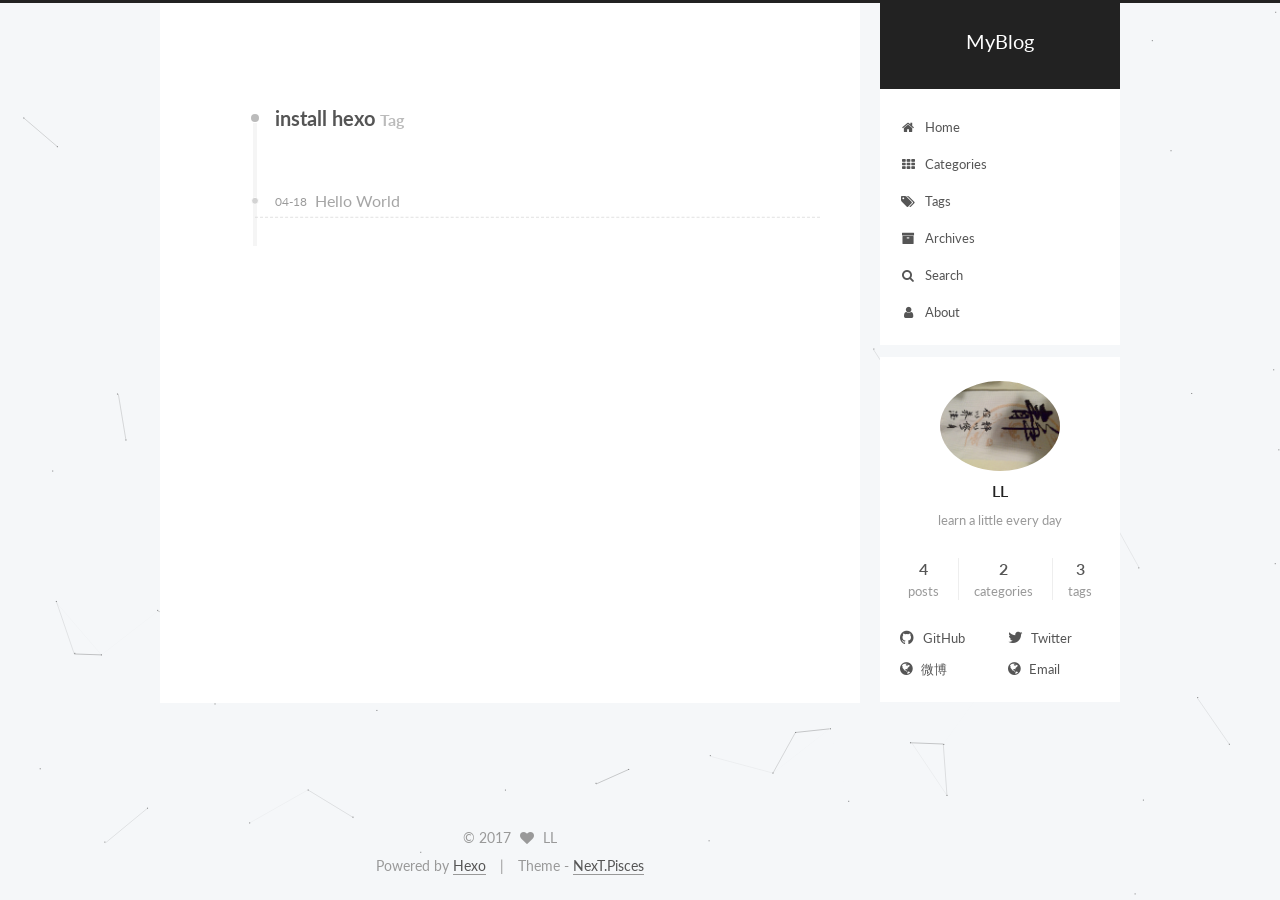
<file: tags/install-hexo/index.html>
<!doctype html>



  


<html class="theme-next pisces use-motion" lang="en">
<head>
  <meta charset="UTF-8"/>
<meta http-equiv="X-UA-Compatible" content="IE=edge" />
<meta name="viewport" content="width=device-width, initial-scale=1, maximum-scale=1"/>



<meta http-equiv="Cache-Control" content="no-transform" />
<meta http-equiv="Cache-Control" content="no-siteapp" />















  
  
  <link href="/lib/fancybox/source/jquery.fancybox.css?v=2.1.5" rel="stylesheet" type="text/css" />




  
  
  
  

  
    
    
  

  

  

  

  

  
    
    
    <link href="//fonts.googleapis.com/css?family=Lato:300,300italic,400,400italic,700,700italic&subset=latin,latin-ext" rel="stylesheet" type="text/css">
  






<link href="/lib/font-awesome/css/font-awesome.min.css?v=4.6.2" rel="stylesheet" type="text/css" />

<link href="/css/main.css?v=5.1.0" rel="stylesheet" type="text/css" />


  <meta name="keywords" content="Hexo, NexT" />








  <link rel="shortcut icon" type="image/x-icon" href="/favicon.ico?v=5.1.0" />






<meta name="description" content="learn a little every day">
<meta property="og:type" content="website">
<meta property="og:title" content="MyBlog">
<meta property="og:url" content="http://LLFamilly.github.io/tags/install-hexo/index.html">
<meta property="og:site_name" content="MyBlog">
<meta property="og:description" content="learn a little every day">
<meta name="twitter:card" content="summary">
<meta name="twitter:title" content="MyBlog">
<meta name="twitter:description" content="learn a little every day">



<script type="text/javascript" id="hexo.configurations">
  var NexT = window.NexT || {};
  var CONFIG = {
    root: '/',
    scheme: 'Pisces',
    sidebar: {"position":"right","display":"post","offset":12,"offset_float":0,"b2t":false,"scrollpercent":false},
    fancybox: true,
    motion: true,
    duoshuo: {
      userId: '0',
      author: 'Author'
    },
    algolia: {
      applicationID: '',
      apiKey: '',
      indexName: '',
      hits: {"per_page":10},
      labels: {"input_placeholder":"Search for Posts","hits_empty":"We didn't find any results for the search: ${query}","hits_stats":"${hits} results found in ${time} ms"}
    }
  };
</script>



  <link rel="canonical" href="http://LLFamilly.github.io/tags/install-hexo/"/>





  <title> Tag: install hexo | MyBlog </title>
</head>

<body itemscope itemtype="http://schema.org/WebPage" lang="en">

  














  
  
    
  

  <div class="container sidebar-position-right  ">
    <div class="headband"></div>

    <header id="header" class="header" itemscope itemtype="http://schema.org/WPHeader">
      <div class="header-inner"><div class="site-brand-wrapper">
  <div class="site-meta ">
    

    <div class="custom-logo-site-title">
      <a href="/"  class="brand" rel="start">
        <span class="logo-line-before"><i></i></span>
        <span class="site-title">MyBlog</span>
        <span class="logo-line-after"><i></i></span>
      </a>
    </div>
      
        <p class="site-subtitle"></p>
      
  </div>

  <div class="site-nav-toggle">
    <button>
      <span class="btn-bar"></span>
      <span class="btn-bar"></span>
      <span class="btn-bar"></span>
    </button>
  </div>
</div>

<nav class="site-nav">
  

  
    <ul id="menu" class="menu">
      
        
        <li class="menu-item menu-item-home">
          <a href="/" rel="section">
            
              <i class="menu-item-icon fa fa-fw fa-home"></i> <br />
            
            Home
          </a>
        </li>
      
        
        <li class="menu-item menu-item-categories">
          <a href="/categories" rel="section">
            
              <i class="menu-item-icon fa fa-fw fa-th"></i> <br />
            
            Categories
          </a>
        </li>
      
        
        <li class="menu-item menu-item-tags">
          <a href="/tags" rel="section">
            
              <i class="menu-item-icon fa fa-fw fa-tags"></i> <br />
            
            Tags
          </a>
        </li>
      
        
        <li class="menu-item menu-item-archives">
          <a href="/archives" rel="section">
            
              <i class="menu-item-icon fa fa-fw fa-archive"></i> <br />
            
            Archives
          </a>
        </li>
      
        
        <li class="menu-item menu-item-search">
          <a href="/search" rel="section">
            
              <i class="menu-item-icon fa fa-fw fa-search"></i> <br />
            
            Search
          </a>
        </li>
      
        
        <li class="menu-item menu-item-about">
          <a href="/about" rel="section">
            
              <i class="menu-item-icon fa fa-fw fa-user"></i> <br />
            
            About
          </a>
        </li>
      

      
    </ul>
  

  
</nav>



 </div>
    </header>

    <main id="main" class="main">
      <div class="main-inner">
        <div class="content-wrap">
          <div id="content" class="content">
            

  <div id="posts" class="posts-collapse">
    <div class="collection-title">
      <h2 >
        install hexo
        <small>Tag</small>
      </h2>
    </div>

    
      

  <article class="post post-type-normal" itemscope itemtype="http://schema.org/Article">
    <header class="post-header">

      <h1 class="post-title">
        
            <a class="post-title-link" href="/2017/04/18/hello-world/" itemprop="url">
              
                <span itemprop="name">Hello World</span>
              
            </a>
        
      </h1>

      <div class="post-meta">
        <time class="post-time" itemprop="dateCreated"
              datetime="2017-04-18T22:55:28+08:00"
              content="2017-04-18" >
          04-18
        </time>
      </div>

    </header>
  </article>


    
  </div>

  


          </div>
          


          

        </div>
        
          
  
  <div class="sidebar-toggle">
    <div class="sidebar-toggle-line-wrap">
      <span class="sidebar-toggle-line sidebar-toggle-line-first"></span>
      <span class="sidebar-toggle-line sidebar-toggle-line-middle"></span>
      <span class="sidebar-toggle-line sidebar-toggle-line-last"></span>
    </div>
  </div>

  <aside id="sidebar" class="sidebar">
    <div class="sidebar-inner">

      

      

      <section class="site-overview sidebar-panel sidebar-panel-active">
        <div class="site-author motion-element" itemprop="author" itemscope itemtype="http://schema.org/Person">
          <img class="site-author-image" itemprop="image"
               src="/images/avatar.jpg"
               alt="LL" />
          <p class="site-author-name" itemprop="name">LL</p>
           
              <p class="site-description motion-element" itemprop="description">learn a little every day</p>
          
        </div>
        <nav class="site-state motion-element">

          
            <div class="site-state-item site-state-posts">
              <a href="/archives">
                <span class="site-state-item-count">4</span>
                <span class="site-state-item-name">posts</span>
              </a>
            </div>
          

          
            
            
            <div class="site-state-item site-state-categories">
              <a href="/categories/index.html">
                <span class="site-state-item-count">2</span>
                <span class="site-state-item-name">categories</span>
              </a>
            </div>
          

          
            
            
            <div class="site-state-item site-state-tags">
              <a href="/tags/index.html">
                <span class="site-state-item-count">3</span>
                <span class="site-state-item-name">tags</span>
              </a>
            </div>
          

        </nav>

        

        <div class="links-of-author motion-element">
          
            
              <span class="links-of-author-item">
                <a href="https://github.com/LLfamilly" target="_blank" title="GitHub">
                  
                    <i class="fa fa-fw fa-github"></i>
                  
                  GitHub
                </a>
              </span>
            
              <span class="links-of-author-item">
                <a href="https://twitter.com/your-user-name" target="_blank" title="Twitter">
                  
                    <i class="fa fa-fw fa-twitter"></i>
                  
                  Twitter
                </a>
              </span>
            
              <span class="links-of-author-item">
                <a href="http://weibo.com/your-user-name" target="_blank" title="微博">
                  
                    <i class="fa fa-fw fa-globe"></i>
                  
                  微博
                </a>
              </span>
            
              <span class="links-of-author-item">
                <a href="https://18226961031@163.com" target="_blank" title="Email">
                  
                    <i class="fa fa-fw fa-globe"></i>
                  
                  Email
                </a>
              </span>
            
          
        </div>

        
        

        
        

        


      </section>

      

      

    </div>
  </aside>


        
      </div>
    </main>

    <footer id="footer" class="footer">
      <div class="footer-inner">
        <div class="copyright" >
  
  &copy; 
  <span itemprop="copyrightYear">2017</span>
  <span class="with-love">
    <i class="fa fa-heart"></i>
  </span>
  <span class="author" itemprop="copyrightHolder">LL</span>
</div>


<div class="powered-by">
  Powered by <a class="theme-link" href="https://hexo.io">Hexo</a>
</div>

<div class="theme-info">
  Theme -
  <a class="theme-link" href="https://github.com/iissnan/hexo-theme-next">
    NexT.Pisces
  </a>
</div>


        

        
      </div>
    </footer>

    
      <div class="back-to-top">
        <i class="fa fa-arrow-up"></i>
        
      </div>
    

  </div>

  

<script type="text/javascript">
  if (Object.prototype.toString.call(window.Promise) !== '[object Function]') {
    window.Promise = null;
  }
</script>









  


  





  
  <script type="text/javascript" src="/lib/jquery/index.js?v=2.1.3"></script>

  
  <script type="text/javascript" src="/lib/fastclick/lib/fastclick.min.js?v=1.0.6"></script>

  
  <script type="text/javascript" src="/lib/jquery_lazyload/jquery.lazyload.js?v=1.9.7"></script>

  
  <script type="text/javascript" src="/lib/velocity/velocity.min.js?v=1.2.1"></script>

  
  <script type="text/javascript" src="/lib/velocity/velocity.ui.min.js?v=1.2.1"></script>

  
  <script type="text/javascript" src="/lib/fancybox/source/jquery.fancybox.pack.js?v=2.1.5"></script>

  
  <script type="text/javascript" src="/lib/canvas-nest/canvas-nest.min.js"></script>


  


  <script type="text/javascript" src="/js/src/utils.js?v=5.1.0"></script>

  <script type="text/javascript" src="/js/src/motion.js?v=5.1.0"></script>



  
  


  <script type="text/javascript" src="/js/src/affix.js?v=5.1.0"></script>

  <script type="text/javascript" src="/js/src/schemes/pisces.js?v=5.1.0"></script>



  

  


  <script type="text/javascript" src="/js/src/bootstrap.js?v=5.1.0"></script>



  


  




	





  





    

   
  


  






  





  

  

  

  

</body>
</html>
</file>
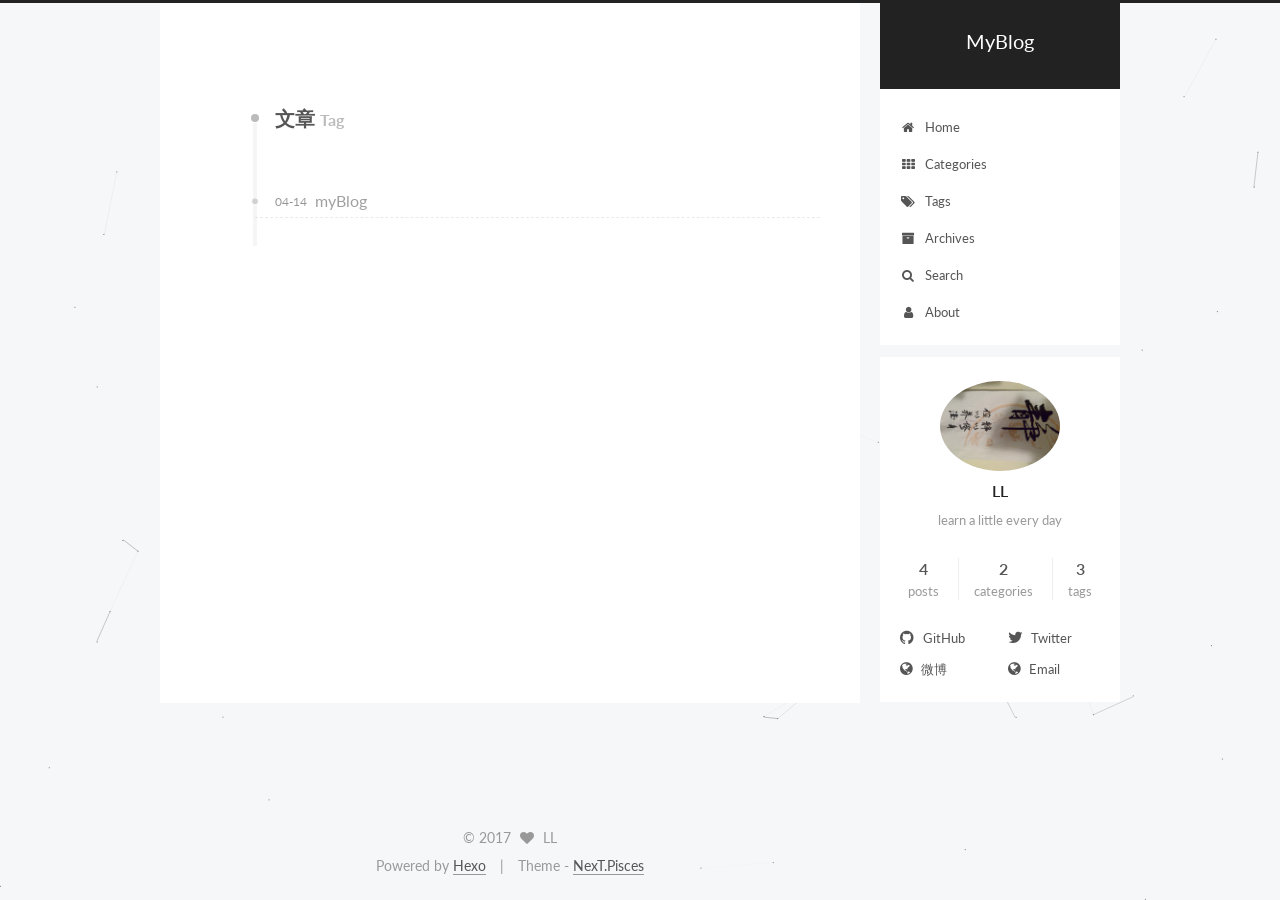
<file: tags/文章/index.html>
<!doctype html>



  


<html class="theme-next pisces use-motion" lang="en">
<head>
  <meta charset="UTF-8"/>
<meta http-equiv="X-UA-Compatible" content="IE=edge" />
<meta name="viewport" content="width=device-width, initial-scale=1, maximum-scale=1"/>



<meta http-equiv="Cache-Control" content="no-transform" />
<meta http-equiv="Cache-Control" content="no-siteapp" />















  
  
  <link href="/lib/fancybox/source/jquery.fancybox.css?v=2.1.5" rel="stylesheet" type="text/css" />




  
  
  
  

  
    
    
  

  

  

  

  

  
    
    
    <link href="//fonts.googleapis.com/css?family=Lato:300,300italic,400,400italic,700,700italic&subset=latin,latin-ext" rel="stylesheet" type="text/css">
  






<link href="/lib/font-awesome/css/font-awesome.min.css?v=4.6.2" rel="stylesheet" type="text/css" />

<link href="/css/main.css?v=5.1.0" rel="stylesheet" type="text/css" />


  <meta name="keywords" content="Hexo, NexT" />








  <link rel="shortcut icon" type="image/x-icon" href="/favicon.ico?v=5.1.0" />






<meta name="description" content="learn a little every day">
<meta property="og:type" content="website">
<meta property="og:title" content="MyBlog">
<meta property="og:url" content="http://LLFamilly.github.io/tags/文章/index.html">
<meta property="og:site_name" content="MyBlog">
<meta property="og:description" content="learn a little every day">
<meta name="twitter:card" content="summary">
<meta name="twitter:title" content="MyBlog">
<meta name="twitter:description" content="learn a little every day">



<script type="text/javascript" id="hexo.configurations">
  var NexT = window.NexT || {};
  var CONFIG = {
    root: '/',
    scheme: 'Pisces',
    sidebar: {"position":"right","display":"post","offset":12,"offset_float":0,"b2t":false,"scrollpercent":false},
    fancybox: true,
    motion: true,
    duoshuo: {
      userId: '0',
      author: 'Author'
    },
    algolia: {
      applicationID: '',
      apiKey: '',
      indexName: '',
      hits: {"per_page":10},
      labels: {"input_placeholder":"Search for Posts","hits_empty":"We didn't find any results for the search: ${query}","hits_stats":"${hits} results found in ${time} ms"}
    }
  };
</script>



  <link rel="canonical" href="http://LLFamilly.github.io/tags/文章/"/>





  <title> Tag: 文章 | MyBlog </title>
</head>

<body itemscope itemtype="http://schema.org/WebPage" lang="en">

  














  
  
    
  

  <div class="container sidebar-position-right  ">
    <div class="headband"></div>

    <header id="header" class="header" itemscope itemtype="http://schema.org/WPHeader">
      <div class="header-inner"><div class="site-brand-wrapper">
  <div class="site-meta ">
    

    <div class="custom-logo-site-title">
      <a href="/"  class="brand" rel="start">
        <span class="logo-line-before"><i></i></span>
        <span class="site-title">MyBlog</span>
        <span class="logo-line-after"><i></i></span>
      </a>
    </div>
      
        <p class="site-subtitle"></p>
      
  </div>

  <div class="site-nav-toggle">
    <button>
      <span class="btn-bar"></span>
      <span class="btn-bar"></span>
      <span class="btn-bar"></span>
    </button>
  </div>
</div>

<nav class="site-nav">
  

  
    <ul id="menu" class="menu">
      
        
        <li class="menu-item menu-item-home">
          <a href="/" rel="section">
            
              <i class="menu-item-icon fa fa-fw fa-home"></i> <br />
            
            Home
          </a>
        </li>
      
        
        <li class="menu-item menu-item-categories">
          <a href="/categories" rel="section">
            
              <i class="menu-item-icon fa fa-fw fa-th"></i> <br />
            
            Categories
          </a>
        </li>
      
        
        <li class="menu-item menu-item-tags">
          <a href="/tags" rel="section">
            
              <i class="menu-item-icon fa fa-fw fa-tags"></i> <br />
            
            Tags
          </a>
        </li>
      
        
        <li class="menu-item menu-item-archives">
          <a href="/archives" rel="section">
            
              <i class="menu-item-icon fa fa-fw fa-archive"></i> <br />
            
            Archives
          </a>
        </li>
      
        
        <li class="menu-item menu-item-search">
          <a href="/search" rel="section">
            
              <i class="menu-item-icon fa fa-fw fa-search"></i> <br />
            
            Search
          </a>
        </li>
      
        
        <li class="menu-item menu-item-about">
          <a href="/about" rel="section">
            
              <i class="menu-item-icon fa fa-fw fa-user"></i> <br />
            
            About
          </a>
        </li>
      

      
    </ul>
  

  
</nav>



 </div>
    </header>

    <main id="main" class="main">
      <div class="main-inner">
        <div class="content-wrap">
          <div id="content" class="content">
            

  <div id="posts" class="posts-collapse">
    <div class="collection-title">
      <h2 >
        文章
        <small>Tag</small>
      </h2>
    </div>

    
      

  <article class="post post-type-normal" itemscope itemtype="http://schema.org/Article">
    <header class="post-header">

      <h1 class="post-title">
        
            <a class="post-title-link" href="/2017/04/14/myBlog/" itemprop="url">
              
                <span itemprop="name">myBlog</span>
              
            </a>
        
      </h1>

      <div class="post-meta">
        <time class="post-time" itemprop="dateCreated"
              datetime="2017-04-14T22:18:38+08:00"
              content="2017-04-14" >
          04-14
        </time>
      </div>

    </header>
  </article>


    
  </div>

  


          </div>
          


          

        </div>
        
          
  
  <div class="sidebar-toggle">
    <div class="sidebar-toggle-line-wrap">
      <span class="sidebar-toggle-line sidebar-toggle-line-first"></span>
      <span class="sidebar-toggle-line sidebar-toggle-line-middle"></span>
      <span class="sidebar-toggle-line sidebar-toggle-line-last"></span>
    </div>
  </div>

  <aside id="sidebar" class="sidebar">
    <div class="sidebar-inner">

      

      

      <section class="site-overview sidebar-panel sidebar-panel-active">
        <div class="site-author motion-element" itemprop="author" itemscope itemtype="http://schema.org/Person">
          <img class="site-author-image" itemprop="image"
               src="/images/avatar.jpg"
               alt="LL" />
          <p class="site-author-name" itemprop="name">LL</p>
           
              <p class="site-description motion-element" itemprop="description">learn a little every day</p>
          
        </div>
        <nav class="site-state motion-element">

          
            <div class="site-state-item site-state-posts">
              <a href="/archives">
                <span class="site-state-item-count">4</span>
                <span class="site-state-item-name">posts</span>
              </a>
            </div>
          

          
            
            
            <div class="site-state-item site-state-categories">
              <a href="/categories/index.html">
                <span class="site-state-item-count">2</span>
                <span class="site-state-item-name">categories</span>
              </a>
            </div>
          

          
            
            
            <div class="site-state-item site-state-tags">
              <a href="/tags/index.html">
                <span class="site-state-item-count">3</span>
                <span class="site-state-item-name">tags</span>
              </a>
            </div>
          

        </nav>

        

        <div class="links-of-author motion-element">
          
            
              <span class="links-of-author-item">
                <a href="https://github.com/LLfamilly" target="_blank" title="GitHub">
                  
                    <i class="fa fa-fw fa-github"></i>
                  
                  GitHub
                </a>
              </span>
            
              <span class="links-of-author-item">
                <a href="https://twitter.com/your-user-name" target="_blank" title="Twitter">
                  
                    <i class="fa fa-fw fa-twitter"></i>
                  
                  Twitter
                </a>
              </span>
            
              <span class="links-of-author-item">
                <a href="http://weibo.com/your-user-name" target="_blank" title="微博">
                  
                    <i class="fa fa-fw fa-globe"></i>
                  
                  微博
                </a>
              </span>
            
              <span class="links-of-author-item">
                <a href="https://18226961031@163.com" target="_blank" title="Email">
                  
                    <i class="fa fa-fw fa-globe"></i>
                  
                  Email
                </a>
              </span>
            
          
        </div>

        
        

        
        

        


      </section>

      

      

    </div>
  </aside>


        
      </div>
    </main>

    <footer id="footer" class="footer">
      <div class="footer-inner">
        <div class="copyright" >
  
  &copy; 
  <span itemprop="copyrightYear">2017</span>
  <span class="with-love">
    <i class="fa fa-heart"></i>
  </span>
  <span class="author" itemprop="copyrightHolder">LL</span>
</div>


<div class="powered-by">
  Powered by <a class="theme-link" href="https://hexo.io">Hexo</a>
</div>

<div class="theme-info">
  Theme -
  <a class="theme-link" href="https://github.com/iissnan/hexo-theme-next">
    NexT.Pisces
  </a>
</div>


        

        
      </div>
    </footer>

    
      <div class="back-to-top">
        <i class="fa fa-arrow-up"></i>
        
      </div>
    

  </div>

  

<script type="text/javascript">
  if (Object.prototype.toString.call(window.Promise) !== '[object Function]') {
    window.Promise = null;
  }
</script>









  


  





  
  <script type="text/javascript" src="/lib/jquery/index.js?v=2.1.3"></script>

  
  <script type="text/javascript" src="/lib/fastclick/lib/fastclick.min.js?v=1.0.6"></script>

  
  <script type="text/javascript" src="/lib/jquery_lazyload/jquery.lazyload.js?v=1.9.7"></script>

  
  <script type="text/javascript" src="/lib/velocity/velocity.min.js?v=1.2.1"></script>

  
  <script type="text/javascript" src="/lib/velocity/velocity.ui.min.js?v=1.2.1"></script>

  
  <script type="text/javascript" src="/lib/fancybox/source/jquery.fancybox.pack.js?v=2.1.5"></script>

  
  <script type="text/javascript" src="/lib/canvas-nest/canvas-nest.min.js"></script>


  


  <script type="text/javascript" src="/js/src/utils.js?v=5.1.0"></script>

  <script type="text/javascript" src="/js/src/motion.js?v=5.1.0"></script>



  
  


  <script type="text/javascript" src="/js/src/affix.js?v=5.1.0"></script>

  <script type="text/javascript" src="/js/src/schemes/pisces.js?v=5.1.0"></script>



  

  


  <script type="text/javascript" src="/js/src/bootstrap.js?v=5.1.0"></script>



  


  




	





  





    

   
  


  






  





  

  

  

  

</body>
</html>
</file>
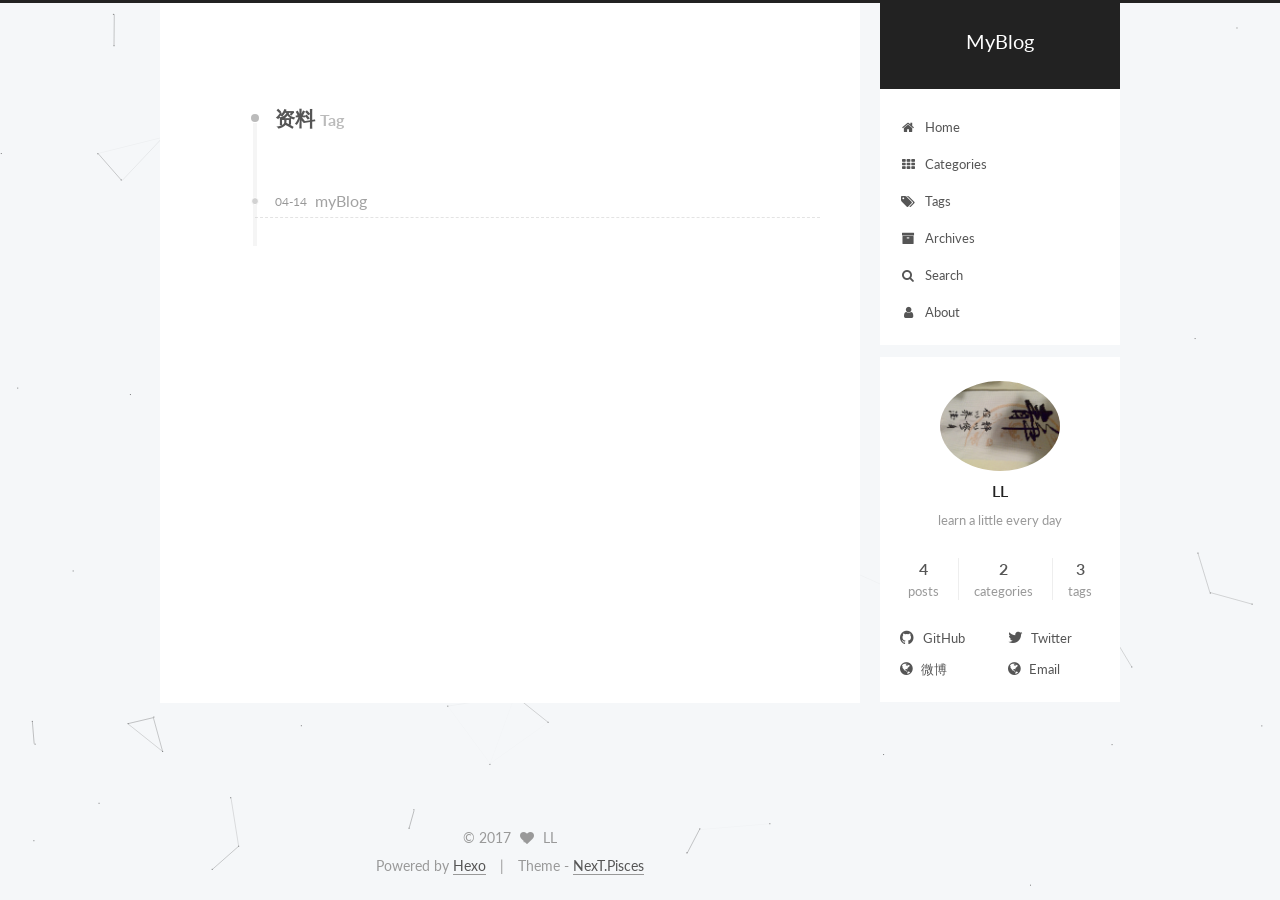
<file: tags/资料/index.html>
<!doctype html>



  


<html class="theme-next pisces use-motion" lang="en">
<head>
  <meta charset="UTF-8"/>
<meta http-equiv="X-UA-Compatible" content="IE=edge" />
<meta name="viewport" content="width=device-width, initial-scale=1, maximum-scale=1"/>



<meta http-equiv="Cache-Control" content="no-transform" />
<meta http-equiv="Cache-Control" content="no-siteapp" />















  
  
  <link href="/lib/fancybox/source/jquery.fancybox.css?v=2.1.5" rel="stylesheet" type="text/css" />




  
  
  
  

  
    
    
  

  

  

  

  

  
    
    
    <link href="//fonts.googleapis.com/css?family=Lato:300,300italic,400,400italic,700,700italic&subset=latin,latin-ext" rel="stylesheet" type="text/css">
  






<link href="/lib/font-awesome/css/font-awesome.min.css?v=4.6.2" rel="stylesheet" type="text/css" />

<link href="/css/main.css?v=5.1.0" rel="stylesheet" type="text/css" />


  <meta name="keywords" content="Hexo, NexT" />








  <link rel="shortcut icon" type="image/x-icon" href="/favicon.ico?v=5.1.0" />






<meta name="description" content="learn a little every day">
<meta property="og:type" content="website">
<meta property="og:title" content="MyBlog">
<meta property="og:url" content="http://LLFamilly.github.io/tags/资料/index.html">
<meta property="og:site_name" content="MyBlog">
<meta property="og:description" content="learn a little every day">
<meta name="twitter:card" content="summary">
<meta name="twitter:title" content="MyBlog">
<meta name="twitter:description" content="learn a little every day">



<script type="text/javascript" id="hexo.configurations">
  var NexT = window.NexT || {};
  var CONFIG = {
    root: '/',
    scheme: 'Pisces',
    sidebar: {"position":"right","display":"post","offset":12,"offset_float":0,"b2t":false,"scrollpercent":false},
    fancybox: true,
    motion: true,
    duoshuo: {
      userId: '0',
      author: 'Author'
    },
    algolia: {
      applicationID: '',
      apiKey: '',
      indexName: '',
      hits: {"per_page":10},
      labels: {"input_placeholder":"Search for Posts","hits_empty":"We didn't find any results for the search: ${query}","hits_stats":"${hits} results found in ${time} ms"}
    }
  };
</script>



  <link rel="canonical" href="http://LLFamilly.github.io/tags/资料/"/>





  <title> Tag: 资料 | MyBlog </title>
</head>

<body itemscope itemtype="http://schema.org/WebPage" lang="en">

  














  
  
    
  

  <div class="container sidebar-position-right  ">
    <div class="headband"></div>

    <header id="header" class="header" itemscope itemtype="http://schema.org/WPHeader">
      <div class="header-inner"><div class="site-brand-wrapper">
  <div class="site-meta ">
    

    <div class="custom-logo-site-title">
      <a href="/"  class="brand" rel="start">
        <span class="logo-line-before"><i></i></span>
        <span class="site-title">MyBlog</span>
        <span class="logo-line-after"><i></i></span>
      </a>
    </div>
      
        <p class="site-subtitle"></p>
      
  </div>

  <div class="site-nav-toggle">
    <button>
      <span class="btn-bar"></span>
      <span class="btn-bar"></span>
      <span class="btn-bar"></span>
    </button>
  </div>
</div>

<nav class="site-nav">
  

  
    <ul id="menu" class="menu">
      
        
        <li class="menu-item menu-item-home">
          <a href="/" rel="section">
            
              <i class="menu-item-icon fa fa-fw fa-home"></i> <br />
            
            Home
          </a>
        </li>
      
        
        <li class="menu-item menu-item-categories">
          <a href="/categories" rel="section">
            
              <i class="menu-item-icon fa fa-fw fa-th"></i> <br />
            
            Categories
          </a>
        </li>
      
        
        <li class="menu-item menu-item-tags">
          <a href="/tags" rel="section">
            
              <i class="menu-item-icon fa fa-fw fa-tags"></i> <br />
            
            Tags
          </a>
        </li>
      
        
        <li class="menu-item menu-item-archives">
          <a href="/archives" rel="section">
            
              <i class="menu-item-icon fa fa-fw fa-archive"></i> <br />
            
            Archives
          </a>
        </li>
      
        
        <li class="menu-item menu-item-search">
          <a href="/search" rel="section">
            
              <i class="menu-item-icon fa fa-fw fa-search"></i> <br />
            
            Search
          </a>
        </li>
      
        
        <li class="menu-item menu-item-about">
          <a href="/about" rel="section">
            
              <i class="menu-item-icon fa fa-fw fa-user"></i> <br />
            
            About
          </a>
        </li>
      

      
    </ul>
  

  
</nav>



 </div>
    </header>

    <main id="main" class="main">
      <div class="main-inner">
        <div class="content-wrap">
          <div id="content" class="content">
            

  <div id="posts" class="posts-collapse">
    <div class="collection-title">
      <h2 >
        资料
        <small>Tag</small>
      </h2>
    </div>

    
      

  <article class="post post-type-normal" itemscope itemtype="http://schema.org/Article">
    <header class="post-header">

      <h1 class="post-title">
        
            <a class="post-title-link" href="/2017/04/14/myBlog/" itemprop="url">
              
                <span itemprop="name">myBlog</span>
              
            </a>
        
      </h1>

      <div class="post-meta">
        <time class="post-time" itemprop="dateCreated"
              datetime="2017-04-14T22:18:38+08:00"
              content="2017-04-14" >
          04-14
        </time>
      </div>

    </header>
  </article>


    
  </div>

  


          </div>
          


          

        </div>
        
          
  
  <div class="sidebar-toggle">
    <div class="sidebar-toggle-line-wrap">
      <span class="sidebar-toggle-line sidebar-toggle-line-first"></span>
      <span class="sidebar-toggle-line sidebar-toggle-line-middle"></span>
      <span class="sidebar-toggle-line sidebar-toggle-line-last"></span>
    </div>
  </div>

  <aside id="sidebar" class="sidebar">
    <div class="sidebar-inner">

      

      

      <section class="site-overview sidebar-panel sidebar-panel-active">
        <div class="site-author motion-element" itemprop="author" itemscope itemtype="http://schema.org/Person">
          <img class="site-author-image" itemprop="image"
               src="/images/avatar.jpg"
               alt="LL" />
          <p class="site-author-name" itemprop="name">LL</p>
           
              <p class="site-description motion-element" itemprop="description">learn a little every day</p>
          
        </div>
        <nav class="site-state motion-element">

          
            <div class="site-state-item site-state-posts">
              <a href="/archives">
                <span class="site-state-item-count">4</span>
                <span class="site-state-item-name">posts</span>
              </a>
            </div>
          

          
            
            
            <div class="site-state-item site-state-categories">
              <a href="/categories/index.html">
                <span class="site-state-item-count">2</span>
                <span class="site-state-item-name">categories</span>
              </a>
            </div>
          

          
            
            
            <div class="site-state-item site-state-tags">
              <a href="/tags/index.html">
                <span class="site-state-item-count">3</span>
                <span class="site-state-item-name">tags</span>
              </a>
            </div>
          

        </nav>

        

        <div class="links-of-author motion-element">
          
            
              <span class="links-of-author-item">
                <a href="https://github.com/LLfamilly" target="_blank" title="GitHub">
                  
                    <i class="fa fa-fw fa-github"></i>
                  
                  GitHub
                </a>
              </span>
            
              <span class="links-of-author-item">
                <a href="https://twitter.com/your-user-name" target="_blank" title="Twitter">
                  
                    <i class="fa fa-fw fa-twitter"></i>
                  
                  Twitter
                </a>
              </span>
            
              <span class="links-of-author-item">
                <a href="http://weibo.com/your-user-name" target="_blank" title="微博">
                  
                    <i class="fa fa-fw fa-globe"></i>
                  
                  微博
                </a>
              </span>
            
              <span class="links-of-author-item">
                <a href="https://18226961031@163.com" target="_blank" title="Email">
                  
                    <i class="fa fa-fw fa-globe"></i>
                  
                  Email
                </a>
              </span>
            
          
        </div>

        
        

        
        

        


      </section>

      

      

    </div>
  </aside>


        
      </div>
    </main>

    <footer id="footer" class="footer">
      <div class="footer-inner">
        <div class="copyright" >
  
  &copy; 
  <span itemprop="copyrightYear">2017</span>
  <span class="with-love">
    <i class="fa fa-heart"></i>
  </span>
  <span class="author" itemprop="copyrightHolder">LL</span>
</div>


<div class="powered-by">
  Powered by <a class="theme-link" href="https://hexo.io">Hexo</a>
</div>

<div class="theme-info">
  Theme -
  <a class="theme-link" href="https://github.com/iissnan/hexo-theme-next">
    NexT.Pisces
  </a>
</div>


        

        
      </div>
    </footer>

    
      <div class="back-to-top">
        <i class="fa fa-arrow-up"></i>
        
      </div>
    

  </div>

  

<script type="text/javascript">
  if (Object.prototype.toString.call(window.Promise) !== '[object Function]') {
    window.Promise = null;
  }
</script>









  


  





  
  <script type="text/javascript" src="/lib/jquery/index.js?v=2.1.3"></script>

  
  <script type="text/javascript" src="/lib/fastclick/lib/fastclick.min.js?v=1.0.6"></script>

  
  <script type="text/javascript" src="/lib/jquery_lazyload/jquery.lazyload.js?v=1.9.7"></script>

  
  <script type="text/javascript" src="/lib/velocity/velocity.min.js?v=1.2.1"></script>

  
  <script type="text/javascript" src="/lib/velocity/velocity.ui.min.js?v=1.2.1"></script>

  
  <script type="text/javascript" src="/lib/fancybox/source/jquery.fancybox.pack.js?v=2.1.5"></script>

  
  <script type="text/javascript" src="/lib/canvas-nest/canvas-nest.min.js"></script>


  


  <script type="text/javascript" src="/js/src/utils.js?v=5.1.0"></script>

  <script type="text/javascript" src="/js/src/motion.js?v=5.1.0"></script>



  
  


  <script type="text/javascript" src="/js/src/affix.js?v=5.1.0"></script>

  <script type="text/javascript" src="/js/src/schemes/pisces.js?v=5.1.0"></script>



  

  


  <script type="text/javascript" src="/js/src/bootstrap.js?v=5.1.0"></script>



  


  




	





  





    

   
  


  






  





  

  

  

  

</body>
</html>
</file>
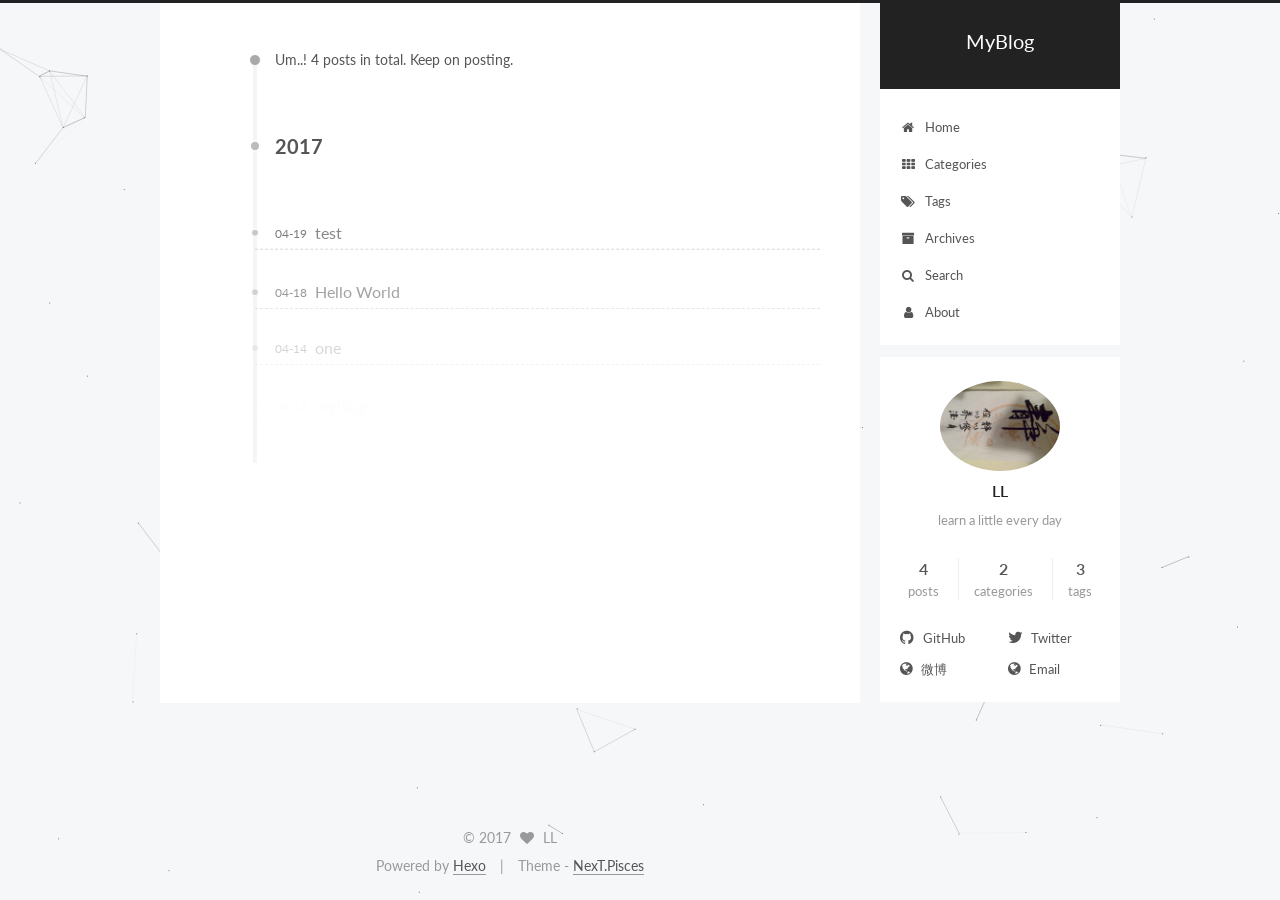
<file: archives/2017/04/index.html>
<!doctype html>



  


<html class="theme-next pisces use-motion" lang="en">
<head>
  <meta charset="UTF-8"/>
<meta http-equiv="X-UA-Compatible" content="IE=edge" />
<meta name="viewport" content="width=device-width, initial-scale=1, maximum-scale=1"/>



<meta http-equiv="Cache-Control" content="no-transform" />
<meta http-equiv="Cache-Control" content="no-siteapp" />















  
  
  <link href="/lib/fancybox/source/jquery.fancybox.css?v=2.1.5" rel="stylesheet" type="text/css" />




  
  
  
  

  
    
    
  

  

  

  

  

  
    
    
    <link href="//fonts.googleapis.com/css?family=Lato:300,300italic,400,400italic,700,700italic&subset=latin,latin-ext" rel="stylesheet" type="text/css">
  






<link href="/lib/font-awesome/css/font-awesome.min.css?v=4.6.2" rel="stylesheet" type="text/css" />

<link href="/css/main.css?v=5.1.0" rel="stylesheet" type="text/css" />


  <meta name="keywords" content="Hexo, NexT" />








  <link rel="shortcut icon" type="image/x-icon" href="/favicon.ico?v=5.1.0" />






<meta name="description" content="learn a little every day">
<meta property="og:type" content="website">
<meta property="og:title" content="MyBlog">
<meta property="og:url" content="http://LLFamilly.github.io/archives/2017/04/index.html">
<meta property="og:site_name" content="MyBlog">
<meta property="og:description" content="learn a little every day">
<meta name="twitter:card" content="summary">
<meta name="twitter:title" content="MyBlog">
<meta name="twitter:description" content="learn a little every day">



<script type="text/javascript" id="hexo.configurations">
  var NexT = window.NexT || {};
  var CONFIG = {
    root: '/',
    scheme: 'Pisces',
    sidebar: {"position":"right","display":"post","offset":12,"offset_float":0,"b2t":false,"scrollpercent":false},
    fancybox: true,
    motion: true,
    duoshuo: {
      userId: '0',
      author: 'Author'
    },
    algolia: {
      applicationID: '',
      apiKey: '',
      indexName: '',
      hits: {"per_page":10},
      labels: {"input_placeholder":"Search for Posts","hits_empty":"We didn't find any results for the search: ${query}","hits_stats":"${hits} results found in ${time} ms"}
    }
  };
</script>



  <link rel="canonical" href="http://LLFamilly.github.io/archives/2017/04/"/>





  <title> Archive | MyBlog </title>
</head>

<body itemscope itemtype="http://schema.org/WebPage" lang="en">

  














  
  
    
  

  <div class="container sidebar-position-right  page-archive  ">
    <div class="headband"></div>

    <header id="header" class="header" itemscope itemtype="http://schema.org/WPHeader">
      <div class="header-inner"><div class="site-brand-wrapper">
  <div class="site-meta ">
    

    <div class="custom-logo-site-title">
      <a href="/"  class="brand" rel="start">
        <span class="logo-line-before"><i></i></span>
        <span class="site-title">MyBlog</span>
        <span class="logo-line-after"><i></i></span>
      </a>
    </div>
      
        <p class="site-subtitle"></p>
      
  </div>

  <div class="site-nav-toggle">
    <button>
      <span class="btn-bar"></span>
      <span class="btn-bar"></span>
      <span class="btn-bar"></span>
    </button>
  </div>
</div>

<nav class="site-nav">
  

  
    <ul id="menu" class="menu">
      
        
        <li class="menu-item menu-item-home">
          <a href="/" rel="section">
            
              <i class="menu-item-icon fa fa-fw fa-home"></i> <br />
            
            Home
          </a>
        </li>
      
        
        <li class="menu-item menu-item-categories">
          <a href="/categories" rel="section">
            
              <i class="menu-item-icon fa fa-fw fa-th"></i> <br />
            
            Categories
          </a>
        </li>
      
        
        <li class="menu-item menu-item-tags">
          <a href="/tags" rel="section">
            
              <i class="menu-item-icon fa fa-fw fa-tags"></i> <br />
            
            Tags
          </a>
        </li>
      
        
        <li class="menu-item menu-item-archives">
          <a href="/archives" rel="section">
            
              <i class="menu-item-icon fa fa-fw fa-archive"></i> <br />
            
            Archives
          </a>
        </li>
      
        
        <li class="menu-item menu-item-search">
          <a href="/search" rel="section">
            
              <i class="menu-item-icon fa fa-fw fa-search"></i> <br />
            
            Search
          </a>
        </li>
      
        
        <li class="menu-item menu-item-about">
          <a href="/about" rel="section">
            
              <i class="menu-item-icon fa fa-fw fa-user"></i> <br />
            
            About
          </a>
        </li>
      

      
    </ul>
  

  
</nav>



 </div>
    </header>

    <main id="main" class="main">
      <div class="main-inner">
        <div class="content-wrap">
          <div id="content" class="content">
            

  <section id="posts" class="posts-collapse">
    <span class="archive-move-on"></span>

    <span class="archive-page-counter">
      
      
      
        
      
      Um..! 4 posts in total. Keep on posting.
    </span>

    

      
      
      

      
        
        <div class="collection-title">
          <h2 class="archive-year motion-element" id="archive-year-2017">2017</h2>
        </div>
      
      

      

  <article class="post post-type-normal" itemscope itemtype="http://schema.org/Article">
    <header class="post-header">

      <h1 class="post-title">
        
            <a class="post-title-link" href="/2017/04/19/test/" itemprop="url">
              
                <span itemprop="name">test</span>
              
            </a>
        
      </h1>

      <div class="post-meta">
        <time class="post-time" itemprop="dateCreated"
              datetime="2017-04-19T20:26:31+08:00"
              content="2017-04-19" >
          04-19
        </time>
      </div>

    </header>
  </article>



    

      
      
      

      
      

      

  <article class="post post-type-normal" itemscope itemtype="http://schema.org/Article">
    <header class="post-header">

      <h1 class="post-title">
        
            <a class="post-title-link" href="/2017/04/18/hello-world/" itemprop="url">
              
                <span itemprop="name">Hello World</span>
              
            </a>
        
      </h1>

      <div class="post-meta">
        <time class="post-time" itemprop="dateCreated"
              datetime="2017-04-18T22:55:28+08:00"
              content="2017-04-18" >
          04-18
        </time>
      </div>

    </header>
  </article>



    

      
      
      

      
      

      

  <article class="post post-type-normal" itemscope itemtype="http://schema.org/Article">
    <header class="post-header">

      <h1 class="post-title">
        
            <a class="post-title-link" href="/2017/04/14/one/" itemprop="url">
              
                <span itemprop="name">one</span>
              
            </a>
        
      </h1>

      <div class="post-meta">
        <time class="post-time" itemprop="dateCreated"
              datetime="2017-04-14T22:35:53+08:00"
              content="2017-04-14" >
          04-14
        </time>
      </div>

    </header>
  </article>



    

      
      
      

      
      

      

  <article class="post post-type-normal" itemscope itemtype="http://schema.org/Article">
    <header class="post-header">

      <h1 class="post-title">
        
            <a class="post-title-link" href="/2017/04/14/myBlog/" itemprop="url">
              
                <span itemprop="name">myBlog</span>
              
            </a>
        
      </h1>

      <div class="post-meta">
        <time class="post-time" itemprop="dateCreated"
              datetime="2017-04-14T22:18:38+08:00"
              content="2017-04-14" >
          04-14
        </time>
      </div>

    </header>
  </article>



    

  </section>

  



          </div>
          


          

        </div>
        
          
  
  <div class="sidebar-toggle">
    <div class="sidebar-toggle-line-wrap">
      <span class="sidebar-toggle-line sidebar-toggle-line-first"></span>
      <span class="sidebar-toggle-line sidebar-toggle-line-middle"></span>
      <span class="sidebar-toggle-line sidebar-toggle-line-last"></span>
    </div>
  </div>

  <aside id="sidebar" class="sidebar">
    <div class="sidebar-inner">

      

      

      <section class="site-overview sidebar-panel sidebar-panel-active">
        <div class="site-author motion-element" itemprop="author" itemscope itemtype="http://schema.org/Person">
          <img class="site-author-image" itemprop="image"
               src="/images/avatar.jpg"
               alt="LL" />
          <p class="site-author-name" itemprop="name">LL</p>
           
              <p class="site-description motion-element" itemprop="description">learn a little every day</p>
          
        </div>
        <nav class="site-state motion-element">

          
            <div class="site-state-item site-state-posts">
              <a href="/archives">
                <span class="site-state-item-count">4</span>
                <span class="site-state-item-name">posts</span>
              </a>
            </div>
          

          
            
            
            <div class="site-state-item site-state-categories">
              <a href="/categories/index.html">
                <span class="site-state-item-count">2</span>
                <span class="site-state-item-name">categories</span>
              </a>
            </div>
          

          
            
            
            <div class="site-state-item site-state-tags">
              <a href="/tags/index.html">
                <span class="site-state-item-count">3</span>
                <span class="site-state-item-name">tags</span>
              </a>
            </div>
          

        </nav>

        

        <div class="links-of-author motion-element">
          
            
              <span class="links-of-author-item">
                <a href="https://github.com/LLfamilly" target="_blank" title="GitHub">
                  
                    <i class="fa fa-fw fa-github"></i>
                  
                  GitHub
                </a>
              </span>
            
              <span class="links-of-author-item">
                <a href="https://twitter.com/your-user-name" target="_blank" title="Twitter">
                  
                    <i class="fa fa-fw fa-twitter"></i>
                  
                  Twitter
                </a>
              </span>
            
              <span class="links-of-author-item">
                <a href="http://weibo.com/your-user-name" target="_blank" title="微博">
                  
                    <i class="fa fa-fw fa-globe"></i>
                  
                  微博
                </a>
              </span>
            
              <span class="links-of-author-item">
                <a href="https://18226961031@163.com" target="_blank" title="Email">
                  
                    <i class="fa fa-fw fa-globe"></i>
                  
                  Email
                </a>
              </span>
            
          
        </div>

        
        

        
        

        


      </section>

      

      

    </div>
  </aside>


        
      </div>
    </main>

    <footer id="footer" class="footer">
      <div class="footer-inner">
        <div class="copyright" >
  
  &copy; 
  <span itemprop="copyrightYear">2017</span>
  <span class="with-love">
    <i class="fa fa-heart"></i>
  </span>
  <span class="author" itemprop="copyrightHolder">LL</span>
</div>


<div class="powered-by">
  Powered by <a class="theme-link" href="https://hexo.io">Hexo</a>
</div>

<div class="theme-info">
  Theme -
  <a class="theme-link" href="https://github.com/iissnan/hexo-theme-next">
    NexT.Pisces
  </a>
</div>


        

        
      </div>
    </footer>

    
      <div class="back-to-top">
        <i class="fa fa-arrow-up"></i>
        
      </div>
    

  </div>

  

<script type="text/javascript">
  if (Object.prototype.toString.call(window.Promise) !== '[object Function]') {
    window.Promise = null;
  }
</script>









  


  





  
  <script type="text/javascript" src="/lib/jquery/index.js?v=2.1.3"></script>

  
  <script type="text/javascript" src="/lib/fastclick/lib/fastclick.min.js?v=1.0.6"></script>

  
  <script type="text/javascript" src="/lib/jquery_lazyload/jquery.lazyload.js?v=1.9.7"></script>

  
  <script type="text/javascript" src="/lib/velocity/velocity.min.js?v=1.2.1"></script>

  
  <script type="text/javascript" src="/lib/velocity/velocity.ui.min.js?v=1.2.1"></script>

  
  <script type="text/javascript" src="/lib/fancybox/source/jquery.fancybox.pack.js?v=2.1.5"></script>

  
  <script type="text/javascript" src="/lib/canvas-nest/canvas-nest.min.js"></script>


  


  <script type="text/javascript" src="/js/src/utils.js?v=5.1.0"></script>

  <script type="text/javascript" src="/js/src/motion.js?v=5.1.0"></script>



  
  


  <script type="text/javascript" src="/js/src/affix.js?v=5.1.0"></script>

  <script type="text/javascript" src="/js/src/schemes/pisces.js?v=5.1.0"></script>



  
  
    <script type="text/javascript" id="motion.page.archive">
      $('.archive-year').velocity('transition.slideLeftIn');
    </script>
  


  


  <script type="text/javascript" src="/js/src/bootstrap.js?v=5.1.0"></script>



  


  




	





  





    

   
  


  






  





  

  

  

  

</body>
</html>
</file>
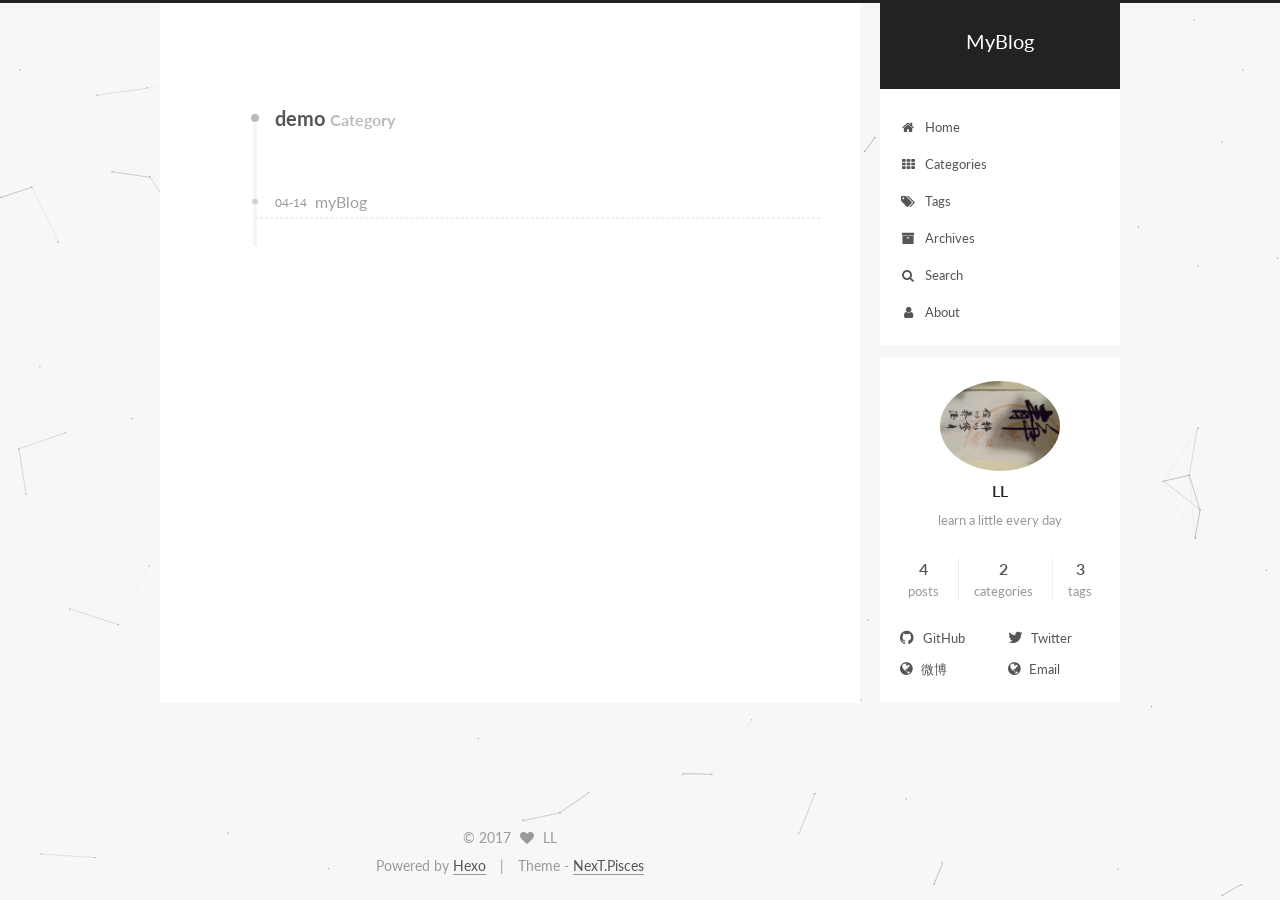
<file: categories/blog/demo/index.html>
<!doctype html>



  


<html class="theme-next pisces use-motion" lang="en">
<head>
  <meta charset="UTF-8"/>
<meta http-equiv="X-UA-Compatible" content="IE=edge" />
<meta name="viewport" content="width=device-width, initial-scale=1, maximum-scale=1"/>



<meta http-equiv="Cache-Control" content="no-transform" />
<meta http-equiv="Cache-Control" content="no-siteapp" />















  
  
  <link href="/lib/fancybox/source/jquery.fancybox.css?v=2.1.5" rel="stylesheet" type="text/css" />




  
  
  
  

  
    
    
  

  

  

  

  

  
    
    
    <link href="//fonts.googleapis.com/css?family=Lato:300,300italic,400,400italic,700,700italic&subset=latin,latin-ext" rel="stylesheet" type="text/css">
  






<link href="/lib/font-awesome/css/font-awesome.min.css?v=4.6.2" rel="stylesheet" type="text/css" />

<link href="/css/main.css?v=5.1.0" rel="stylesheet" type="text/css" />


  <meta name="keywords" content="Hexo, NexT" />








  <link rel="shortcut icon" type="image/x-icon" href="/favicon.ico?v=5.1.0" />






<meta name="description" content="learn a little every day">
<meta property="og:type" content="website">
<meta property="og:title" content="MyBlog">
<meta property="og:url" content="http://LLFamilly.github.io/categories/blog/demo/index.html">
<meta property="og:site_name" content="MyBlog">
<meta property="og:description" content="learn a little every day">
<meta name="twitter:card" content="summary">
<meta name="twitter:title" content="MyBlog">
<meta name="twitter:description" content="learn a little every day">



<script type="text/javascript" id="hexo.configurations">
  var NexT = window.NexT || {};
  var CONFIG = {
    root: '/',
    scheme: 'Pisces',
    sidebar: {"position":"right","display":"post","offset":12,"offset_float":0,"b2t":false,"scrollpercent":false},
    fancybox: true,
    motion: true,
    duoshuo: {
      userId: '0',
      author: 'Author'
    },
    algolia: {
      applicationID: '',
      apiKey: '',
      indexName: '',
      hits: {"per_page":10},
      labels: {"input_placeholder":"Search for Posts","hits_empty":"We didn't find any results for the search: ${query}","hits_stats":"${hits} results found in ${time} ms"}
    }
  };
</script>



  <link rel="canonical" href="http://LLFamilly.github.io/categories/blog/demo/"/>





  <title> Category: demo | MyBlog </title>
</head>

<body itemscope itemtype="http://schema.org/WebPage" lang="en">

  














  
  
    
  

  <div class="container sidebar-position-right  ">
    <div class="headband"></div>

    <header id="header" class="header" itemscope itemtype="http://schema.org/WPHeader">
      <div class="header-inner"><div class="site-brand-wrapper">
  <div class="site-meta ">
    

    <div class="custom-logo-site-title">
      <a href="/"  class="brand" rel="start">
        <span class="logo-line-before"><i></i></span>
        <span class="site-title">MyBlog</span>
        <span class="logo-line-after"><i></i></span>
      </a>
    </div>
      
        <p class="site-subtitle"></p>
      
  </div>

  <div class="site-nav-toggle">
    <button>
      <span class="btn-bar"></span>
      <span class="btn-bar"></span>
      <span class="btn-bar"></span>
    </button>
  </div>
</div>

<nav class="site-nav">
  

  
    <ul id="menu" class="menu">
      
        
        <li class="menu-item menu-item-home">
          <a href="/" rel="section">
            
              <i class="menu-item-icon fa fa-fw fa-home"></i> <br />
            
            Home
          </a>
        </li>
      
        
        <li class="menu-item menu-item-categories">
          <a href="/categories" rel="section">
            
              <i class="menu-item-icon fa fa-fw fa-th"></i> <br />
            
            Categories
          </a>
        </li>
      
        
        <li class="menu-item menu-item-tags">
          <a href="/tags" rel="section">
            
              <i class="menu-item-icon fa fa-fw fa-tags"></i> <br />
            
            Tags
          </a>
        </li>
      
        
        <li class="menu-item menu-item-archives">
          <a href="/archives" rel="section">
            
              <i class="menu-item-icon fa fa-fw fa-archive"></i> <br />
            
            Archives
          </a>
        </li>
      
        
        <li class="menu-item menu-item-search">
          <a href="/search" rel="section">
            
              <i class="menu-item-icon fa fa-fw fa-search"></i> <br />
            
            Search
          </a>
        </li>
      
        
        <li class="menu-item menu-item-about">
          <a href="/about" rel="section">
            
              <i class="menu-item-icon fa fa-fw fa-user"></i> <br />
            
            About
          </a>
        </li>
      

      
    </ul>
  

  
</nav>



 </div>
    </header>

    <main id="main" class="main">
      <div class="main-inner">
        <div class="content-wrap">
          <div id="content" class="content">
            

  <section id="posts" class="posts-collapse">
    <div class="collection-title">
      <h2 >
        demo
        <small>Category</small>
      </h2>
    </div>

    
      

  <article class="post post-type-normal" itemscope itemtype="http://schema.org/Article">
    <header class="post-header">

      <h1 class="post-title">
        
            <a class="post-title-link" href="/2017/04/14/myBlog/" itemprop="url">
              
                <span itemprop="name">myBlog</span>
              
            </a>
        
      </h1>

      <div class="post-meta">
        <time class="post-time" itemprop="dateCreated"
              datetime="2017-04-14T22:18:38+08:00"
              content="2017-04-14" >
          04-14
        </time>
      </div>

    </header>
  </article>


    
  </section>

  



          </div>
          


          

        </div>
        
          
  
  <div class="sidebar-toggle">
    <div class="sidebar-toggle-line-wrap">
      <span class="sidebar-toggle-line sidebar-toggle-line-first"></span>
      <span class="sidebar-toggle-line sidebar-toggle-line-middle"></span>
      <span class="sidebar-toggle-line sidebar-toggle-line-last"></span>
    </div>
  </div>

  <aside id="sidebar" class="sidebar">
    <div class="sidebar-inner">

      

      

      <section class="site-overview sidebar-panel sidebar-panel-active">
        <div class="site-author motion-element" itemprop="author" itemscope itemtype="http://schema.org/Person">
          <img class="site-author-image" itemprop="image"
               src="/images/avatar.jpg"
               alt="LL" />
          <p class="site-author-name" itemprop="name">LL</p>
           
              <p class="site-description motion-element" itemprop="description">learn a little every day</p>
          
        </div>
        <nav class="site-state motion-element">

          
            <div class="site-state-item site-state-posts">
              <a href="/archives">
                <span class="site-state-item-count">4</span>
                <span class="site-state-item-name">posts</span>
              </a>
            </div>
          

          
            
            
            <div class="site-state-item site-state-categories">
              <a href="/categories/index.html">
                <span class="site-state-item-count">2</span>
                <span class="site-state-item-name">categories</span>
              </a>
            </div>
          

          
            
            
            <div class="site-state-item site-state-tags">
              <a href="/tags/index.html">
                <span class="site-state-item-count">3</span>
                <span class="site-state-item-name">tags</span>
              </a>
            </div>
          

        </nav>

        

        <div class="links-of-author motion-element">
          
            
              <span class="links-of-author-item">
                <a href="https://github.com/LLfamilly" target="_blank" title="GitHub">
                  
                    <i class="fa fa-fw fa-github"></i>
                  
                  GitHub
                </a>
              </span>
            
              <span class="links-of-author-item">
                <a href="https://twitter.com/your-user-name" target="_blank" title="Twitter">
                  
                    <i class="fa fa-fw fa-twitter"></i>
                  
                  Twitter
                </a>
              </span>
            
              <span class="links-of-author-item">
                <a href="http://weibo.com/your-user-name" target="_blank" title="微博">
                  
                    <i class="fa fa-fw fa-globe"></i>
                  
                  微博
                </a>
              </span>
            
              <span class="links-of-author-item">
                <a href="https://18226961031@163.com" target="_blank" title="Email">
                  
                    <i class="fa fa-fw fa-globe"></i>
                  
                  Email
                </a>
              </span>
            
          
        </div>

        
        

        
        

        


      </section>

      

      

    </div>
  </aside>


        
      </div>
    </main>

    <footer id="footer" class="footer">
      <div class="footer-inner">
        <div class="copyright" >
  
  &copy; 
  <span itemprop="copyrightYear">2017</span>
  <span class="with-love">
    <i class="fa fa-heart"></i>
  </span>
  <span class="author" itemprop="copyrightHolder">LL</span>
</div>


<div class="powered-by">
  Powered by <a class="theme-link" href="https://hexo.io">Hexo</a>
</div>

<div class="theme-info">
  Theme -
  <a class="theme-link" href="https://github.com/iissnan/hexo-theme-next">
    NexT.Pisces
  </a>
</div>


        

        
      </div>
    </footer>

    
      <div class="back-to-top">
        <i class="fa fa-arrow-up"></i>
        
      </div>
    

  </div>

  

<script type="text/javascript">
  if (Object.prototype.toString.call(window.Promise) !== '[object Function]') {
    window.Promise = null;
  }
</script>









  


  





  
  <script type="text/javascript" src="/lib/jquery/index.js?v=2.1.3"></script>

  
  <script type="text/javascript" src="/lib/fastclick/lib/fastclick.min.js?v=1.0.6"></script>

  
  <script type="text/javascript" src="/lib/jquery_lazyload/jquery.lazyload.js?v=1.9.7"></script>

  
  <script type="text/javascript" src="/lib/velocity/velocity.min.js?v=1.2.1"></script>

  
  <script type="text/javascript" src="/lib/velocity/velocity.ui.min.js?v=1.2.1"></script>

  
  <script type="text/javascript" src="/lib/fancybox/source/jquery.fancybox.pack.js?v=2.1.5"></script>

  
  <script type="text/javascript" src="/lib/canvas-nest/canvas-nest.min.js"></script>


  


  <script type="text/javascript" src="/js/src/utils.js?v=5.1.0"></script>

  <script type="text/javascript" src="/js/src/motion.js?v=5.1.0"></script>



  
  


  <script type="text/javascript" src="/js/src/affix.js?v=5.1.0"></script>

  <script type="text/javascript" src="/js/src/schemes/pisces.js?v=5.1.0"></script>



  

  


  <script type="text/javascript" src="/js/src/bootstrap.js?v=5.1.0"></script>



  


  




	





  





    

   
  


  






  





  

  

  

  

</body>
</html>
</file>
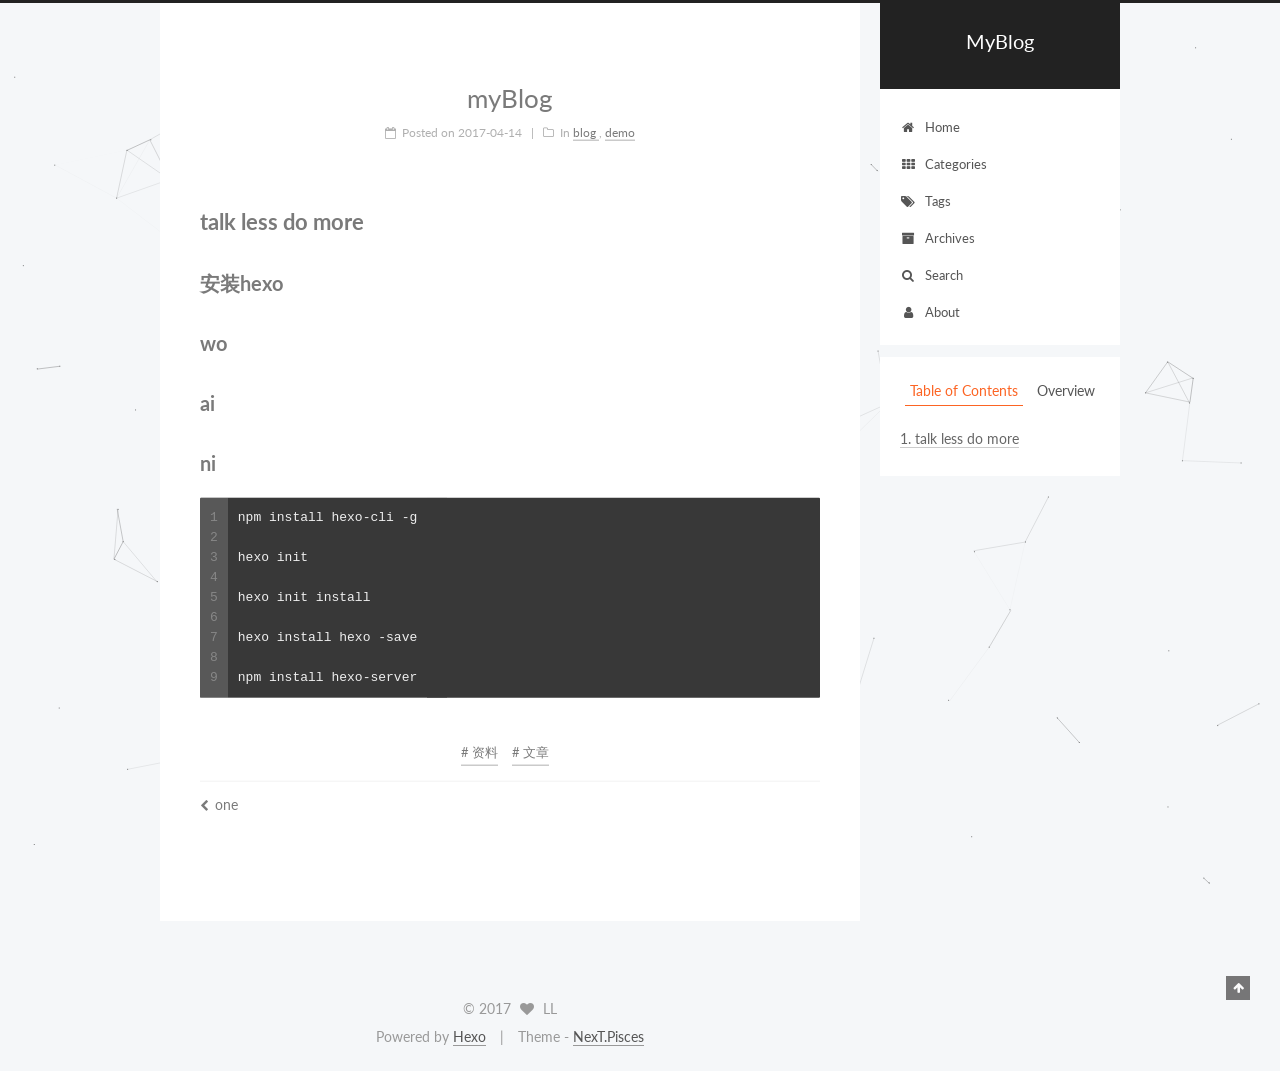
<file: 2017/04/14/myBlog/index.html>
<!doctype html>



  


<html class="theme-next pisces use-motion" lang="en">
<head>
  <meta charset="UTF-8"/>
<meta http-equiv="X-UA-Compatible" content="IE=edge" />
<meta name="viewport" content="width=device-width, initial-scale=1, maximum-scale=1"/>



<meta http-equiv="Cache-Control" content="no-transform" />
<meta http-equiv="Cache-Control" content="no-siteapp" />















  
  
  <link href="/lib/fancybox/source/jquery.fancybox.css?v=2.1.5" rel="stylesheet" type="text/css" />




  
  
  
  

  
    
    
  

  

  

  

  

  
    
    
    <link href="//fonts.googleapis.com/css?family=Lato:300,300italic,400,400italic,700,700italic&subset=latin,latin-ext" rel="stylesheet" type="text/css">
  






<link href="/lib/font-awesome/css/font-awesome.min.css?v=4.6.2" rel="stylesheet" type="text/css" />

<link href="/css/main.css?v=5.1.0" rel="stylesheet" type="text/css" />


  <meta name="keywords" content="资料,文章," />








  <link rel="shortcut icon" type="image/x-icon" href="/favicon.ico?v=5.1.0" />






<meta name="description" content="talk less do more安装hexowoaini123456789npm install hexo-cli -ghexo inithexo init installhexo install hexo -savenpm install hexo-server">
<meta name="keywords" content="资料,文章">
<meta property="og:type" content="article">
<meta property="og:title" content="myBlog">
<meta property="og:url" content="http://LLFamilly.github.io/2017/04/14/myBlog/index.html">
<meta property="og:site_name" content="MyBlog">
<meta property="og:description" content="talk less do more安装hexowoaini123456789npm install hexo-cli -ghexo inithexo init installhexo install hexo -savenpm install hexo-server">
<meta property="og:updated_time" content="2017-04-14T15:20:21.110Z">
<meta name="twitter:card" content="summary">
<meta name="twitter:title" content="myBlog">
<meta name="twitter:description" content="talk less do more安装hexowoaini123456789npm install hexo-cli -ghexo inithexo init installhexo install hexo -savenpm install hexo-server">



<script type="text/javascript" id="hexo.configurations">
  var NexT = window.NexT || {};
  var CONFIG = {
    root: '/',
    scheme: 'Pisces',
    sidebar: {"position":"right","display":"post","offset":12,"offset_float":0,"b2t":false,"scrollpercent":false},
    fancybox: true,
    motion: true,
    duoshuo: {
      userId: '0',
      author: 'Author'
    },
    algolia: {
      applicationID: '',
      apiKey: '',
      indexName: '',
      hits: {"per_page":10},
      labels: {"input_placeholder":"Search for Posts","hits_empty":"We didn't find any results for the search: ${query}","hits_stats":"${hits} results found in ${time} ms"}
    }
  };
</script>



  <link rel="canonical" href="http://LLFamilly.github.io/2017/04/14/myBlog/"/>





  <title> myBlog | MyBlog </title>
</head>

<body itemscope itemtype="http://schema.org/WebPage" lang="en">

  














  
  
    
  

  <div class="container sidebar-position-right page-post-detail ">
    <div class="headband"></div>

    <header id="header" class="header" itemscope itemtype="http://schema.org/WPHeader">
      <div class="header-inner"><div class="site-brand-wrapper">
  <div class="site-meta ">
    

    <div class="custom-logo-site-title">
      <a href="/"  class="brand" rel="start">
        <span class="logo-line-before"><i></i></span>
        <span class="site-title">MyBlog</span>
        <span class="logo-line-after"><i></i></span>
      </a>
    </div>
      
        <p class="site-subtitle"></p>
      
  </div>

  <div class="site-nav-toggle">
    <button>
      <span class="btn-bar"></span>
      <span class="btn-bar"></span>
      <span class="btn-bar"></span>
    </button>
  </div>
</div>

<nav class="site-nav">
  

  
    <ul id="menu" class="menu">
      
        
        <li class="menu-item menu-item-home">
          <a href="/" rel="section">
            
              <i class="menu-item-icon fa fa-fw fa-home"></i> <br />
            
            Home
          </a>
        </li>
      
        
        <li class="menu-item menu-item-categories">
          <a href="/categories" rel="section">
            
              <i class="menu-item-icon fa fa-fw fa-th"></i> <br />
            
            Categories
          </a>
        </li>
      
        
        <li class="menu-item menu-item-tags">
          <a href="/tags" rel="section">
            
              <i class="menu-item-icon fa fa-fw fa-tags"></i> <br />
            
            Tags
          </a>
        </li>
      
        
        <li class="menu-item menu-item-archives">
          <a href="/archives" rel="section">
            
              <i class="menu-item-icon fa fa-fw fa-archive"></i> <br />
            
            Archives
          </a>
        </li>
      
        
        <li class="menu-item menu-item-search">
          <a href="/search" rel="section">
            
              <i class="menu-item-icon fa fa-fw fa-search"></i> <br />
            
            Search
          </a>
        </li>
      
        
        <li class="menu-item menu-item-about">
          <a href="/about" rel="section">
            
              <i class="menu-item-icon fa fa-fw fa-user"></i> <br />
            
            About
          </a>
        </li>
      

      
    </ul>
  

  
</nav>



 </div>
    </header>

    <main id="main" class="main">
      <div class="main-inner">
        <div class="content-wrap">
          <div id="content" class="content">
            

  <div id="posts" class="posts-expand">
    

  

  
  
  

  <article class="post post-type-normal " itemscope itemtype="http://schema.org/Article">
    <link itemprop="mainEntityOfPage" href="http://LLFamilly.github.io/2017/04/14/myBlog/">

    <span hidden itemprop="author" itemscope itemtype="http://schema.org/Person">
      <meta itemprop="name" content="LL">
      <meta itemprop="description" content="">
      <meta itemprop="image" content="/images/avatar.jpg">
    </span>

    <span hidden itemprop="publisher" itemscope itemtype="http://schema.org/Organization">
      <meta itemprop="name" content="MyBlog">
    </span>

    
      <header class="post-header">

        
        
          <h1 class="post-title" itemprop="name headline">
            
            
              
                myBlog
              
            
          </h1>
        

        <div class="post-meta">
          <span class="post-time">
            
              <span class="post-meta-item-icon">
                <i class="fa fa-calendar-o"></i>
              </span>
              
                <span class="post-meta-item-text">Posted on</span>
              
              <time title="Post created" itemprop="dateCreated datePublished" datetime="2017-04-14T22:18:38+08:00">
                2017-04-14
              </time>
            

            

            
          </span>

          
            <span class="post-category" >
            
              <span class="post-meta-divider">|</span>
            
              <span class="post-meta-item-icon">
                <i class="fa fa-folder-o"></i>
              </span>
              
                <span class="post-meta-item-text">In</span>
              
              
                <span itemprop="about" itemscope itemtype="http://schema.org/Thing">
                  <a href="/categories/blog/" itemprop="url" rel="index">
                    <span itemprop="name">blog</span>
                  </a>
                </span>

                
                
                  , 
                
              
                <span itemprop="about" itemscope itemtype="http://schema.org/Thing">
                  <a href="/categories/blog/demo/" itemprop="url" rel="index">
                    <span itemprop="name">demo</span>
                  </a>
                </span>

                
                
              
            </span>
          

          
            
          

          
          

          

          

          

        </div>
      </header>
    


    <div class="post-body" itemprop="articleBody">

      
      

      
        <h1 id="talk-less-do-more"><a href="#talk-less-do-more" class="headerlink" title="talk less do more"></a>talk less do more</h1><h2 id="安装hexo"><a href="#安装hexo" class="headerlink" title="安装hexo"></a>安装hexo</h2><h2 id="wo"><a href="#wo" class="headerlink" title="wo"></a>wo</h2><h2 id="ai"><a href="#ai" class="headerlink" title="ai"></a>ai</h2><h2 id="ni"><a href="#ni" class="headerlink" title="ni"></a>ni</h2><figure class="highlight plain"><table><tr><td class="gutter"><pre><div class="line">1</div><div class="line">2</div><div class="line">3</div><div class="line">4</div><div class="line">5</div><div class="line">6</div><div class="line">7</div><div class="line">8</div><div class="line">9</div></pre></td><td class="code"><pre><div class="line">npm install hexo-cli -g</div><div class="line"></div><div class="line">hexo init</div><div class="line"></div><div class="line">hexo init install</div><div class="line"></div><div class="line">hexo install hexo -save</div><div class="line"></div><div class="line">npm install hexo-server</div></pre></td></tr></table></figure>

      
    </div>

    <div>
      
        

      
    </div>

    <div>
      
        

      
    </div>

    <div>
      
        

      
    </div>

    <footer class="post-footer">
      
        <div class="post-tags">
          
            <a href="/tags/资料/" rel="tag"># 资料</a>
          
            <a href="/tags/文章/" rel="tag"># 文章</a>
          
        </div>
      

      
        
      

      
        <div class="post-nav">
          <div class="post-nav-next post-nav-item">
            
              <a href="/2017/04/14/one/" rel="next" title="one">
                <i class="fa fa-chevron-left"></i> one
              </a>
            
          </div>

          <span class="post-nav-divider"></span>

          <div class="post-nav-prev post-nav-item">
            
          </div>
        </div>
      

      
      
    </footer>
  </article>



    <div class="post-spread">
      
    </div>
  </div>


          </div>
          


          
  <div class="comments" id="comments">
    
  </div>


        </div>
        
          
  
  <div class="sidebar-toggle">
    <div class="sidebar-toggle-line-wrap">
      <span class="sidebar-toggle-line sidebar-toggle-line-first"></span>
      <span class="sidebar-toggle-line sidebar-toggle-line-middle"></span>
      <span class="sidebar-toggle-line sidebar-toggle-line-last"></span>
    </div>
  </div>

  <aside id="sidebar" class="sidebar">
    <div class="sidebar-inner">

      

      
        <ul class="sidebar-nav motion-element">
          <li class="sidebar-nav-toc sidebar-nav-active" data-target="post-toc-wrap" >
            Table of Contents
          </li>
          <li class="sidebar-nav-overview" data-target="site-overview">
            Overview
          </li>
        </ul>
      

      <section class="site-overview sidebar-panel">
        <div class="site-author motion-element" itemprop="author" itemscope itemtype="http://schema.org/Person">
          <img class="site-author-image" itemprop="image"
               src="/images/avatar.jpg"
               alt="LL" />
          <p class="site-author-name" itemprop="name">LL</p>
           
              <p class="site-description motion-element" itemprop="description">learn a little every day</p>
          
        </div>
        <nav class="site-state motion-element">

          
            <div class="site-state-item site-state-posts">
              <a href="/archives">
                <span class="site-state-item-count">4</span>
                <span class="site-state-item-name">posts</span>
              </a>
            </div>
          

          
            
            
            <div class="site-state-item site-state-categories">
              <a href="/categories/index.html">
                <span class="site-state-item-count">2</span>
                <span class="site-state-item-name">categories</span>
              </a>
            </div>
          

          
            
            
            <div class="site-state-item site-state-tags">
              <a href="/tags/index.html">
                <span class="site-state-item-count">3</span>
                <span class="site-state-item-name">tags</span>
              </a>
            </div>
          

        </nav>

        

        <div class="links-of-author motion-element">
          
            
              <span class="links-of-author-item">
                <a href="https://github.com/LLfamilly" target="_blank" title="GitHub">
                  
                    <i class="fa fa-fw fa-github"></i>
                  
                  GitHub
                </a>
              </span>
            
              <span class="links-of-author-item">
                <a href="https://twitter.com/your-user-name" target="_blank" title="Twitter">
                  
                    <i class="fa fa-fw fa-twitter"></i>
                  
                  Twitter
                </a>
              </span>
            
              <span class="links-of-author-item">
                <a href="http://weibo.com/your-user-name" target="_blank" title="微博">
                  
                    <i class="fa fa-fw fa-globe"></i>
                  
                  微博
                </a>
              </span>
            
              <span class="links-of-author-item">
                <a href="https://18226961031@163.com" target="_blank" title="Email">
                  
                    <i class="fa fa-fw fa-globe"></i>
                  
                  Email
                </a>
              </span>
            
          
        </div>

        
        

        
        

        


      </section>

      
      <!--noindex-->
        <section class="post-toc-wrap motion-element sidebar-panel sidebar-panel-active">
          <div class="post-toc">

            
              
            

            
              <div class="post-toc-content"><ol class="nav"><li class="nav-item nav-level-1"><a class="nav-link" href="#talk-less-do-more"><span class="nav-number">1.</span> <span class="nav-text">talk less do more</span></a><ol class="nav-child"><li class="nav-item nav-level-2"><a class="nav-link" href="#安装hexo"><span class="nav-number">1.1.</span> <span class="nav-text">安装hexo</span></a></li><li class="nav-item nav-level-2"><a class="nav-link" href="#wo"><span class="nav-number">1.2.</span> <span class="nav-text">wo</span></a></li><li class="nav-item nav-level-2"><a class="nav-link" href="#ai"><span class="nav-number">1.3.</span> <span class="nav-text">ai</span></a></li><li class="nav-item nav-level-2"><a class="nav-link" href="#ni"><span class="nav-number">1.4.</span> <span class="nav-text">ni</span></a></li></ol></li></ol></div>
            

          </div>
        </section>
      <!--/noindex-->
      

      

    </div>
  </aside>


        
      </div>
    </main>

    <footer id="footer" class="footer">
      <div class="footer-inner">
        <div class="copyright" >
  
  &copy; 
  <span itemprop="copyrightYear">2017</span>
  <span class="with-love">
    <i class="fa fa-heart"></i>
  </span>
  <span class="author" itemprop="copyrightHolder">LL</span>
</div>


<div class="powered-by">
  Powered by <a class="theme-link" href="https://hexo.io">Hexo</a>
</div>

<div class="theme-info">
  Theme -
  <a class="theme-link" href="https://github.com/iissnan/hexo-theme-next">
    NexT.Pisces
  </a>
</div>


        

        
      </div>
    </footer>

    
      <div class="back-to-top">
        <i class="fa fa-arrow-up"></i>
        
      </div>
    

  </div>

  

<script type="text/javascript">
  if (Object.prototype.toString.call(window.Promise) !== '[object Function]') {
    window.Promise = null;
  }
</script>









  


  





  
  <script type="text/javascript" src="/lib/jquery/index.js?v=2.1.3"></script>

  
  <script type="text/javascript" src="/lib/fastclick/lib/fastclick.min.js?v=1.0.6"></script>

  
  <script type="text/javascript" src="/lib/jquery_lazyload/jquery.lazyload.js?v=1.9.7"></script>

  
  <script type="text/javascript" src="/lib/velocity/velocity.min.js?v=1.2.1"></script>

  
  <script type="text/javascript" src="/lib/velocity/velocity.ui.min.js?v=1.2.1"></script>

  
  <script type="text/javascript" src="/lib/fancybox/source/jquery.fancybox.pack.js?v=2.1.5"></script>

  
  <script type="text/javascript" src="/lib/canvas-nest/canvas-nest.min.js"></script>


  


  <script type="text/javascript" src="/js/src/utils.js?v=5.1.0"></script>

  <script type="text/javascript" src="/js/src/motion.js?v=5.1.0"></script>



  
  


  <script type="text/javascript" src="/js/src/affix.js?v=5.1.0"></script>

  <script type="text/javascript" src="/js/src/schemes/pisces.js?v=5.1.0"></script>



  
  <script type="text/javascript" src="/js/src/scrollspy.js?v=5.1.0"></script>
<script type="text/javascript" src="/js/src/post-details.js?v=5.1.0"></script>



  


  <script type="text/javascript" src="/js/src/bootstrap.js?v=5.1.0"></script>



  


  




	





  





    

   
        <!-- UY BEGIN -->
        <script type="text/javascript" src="http://v2.uyan.cc/code/uyan.js?uid="></script>
        <!-- UY END -->
    
  


  






  





  

  

  

  

</body>
</html>
</file>
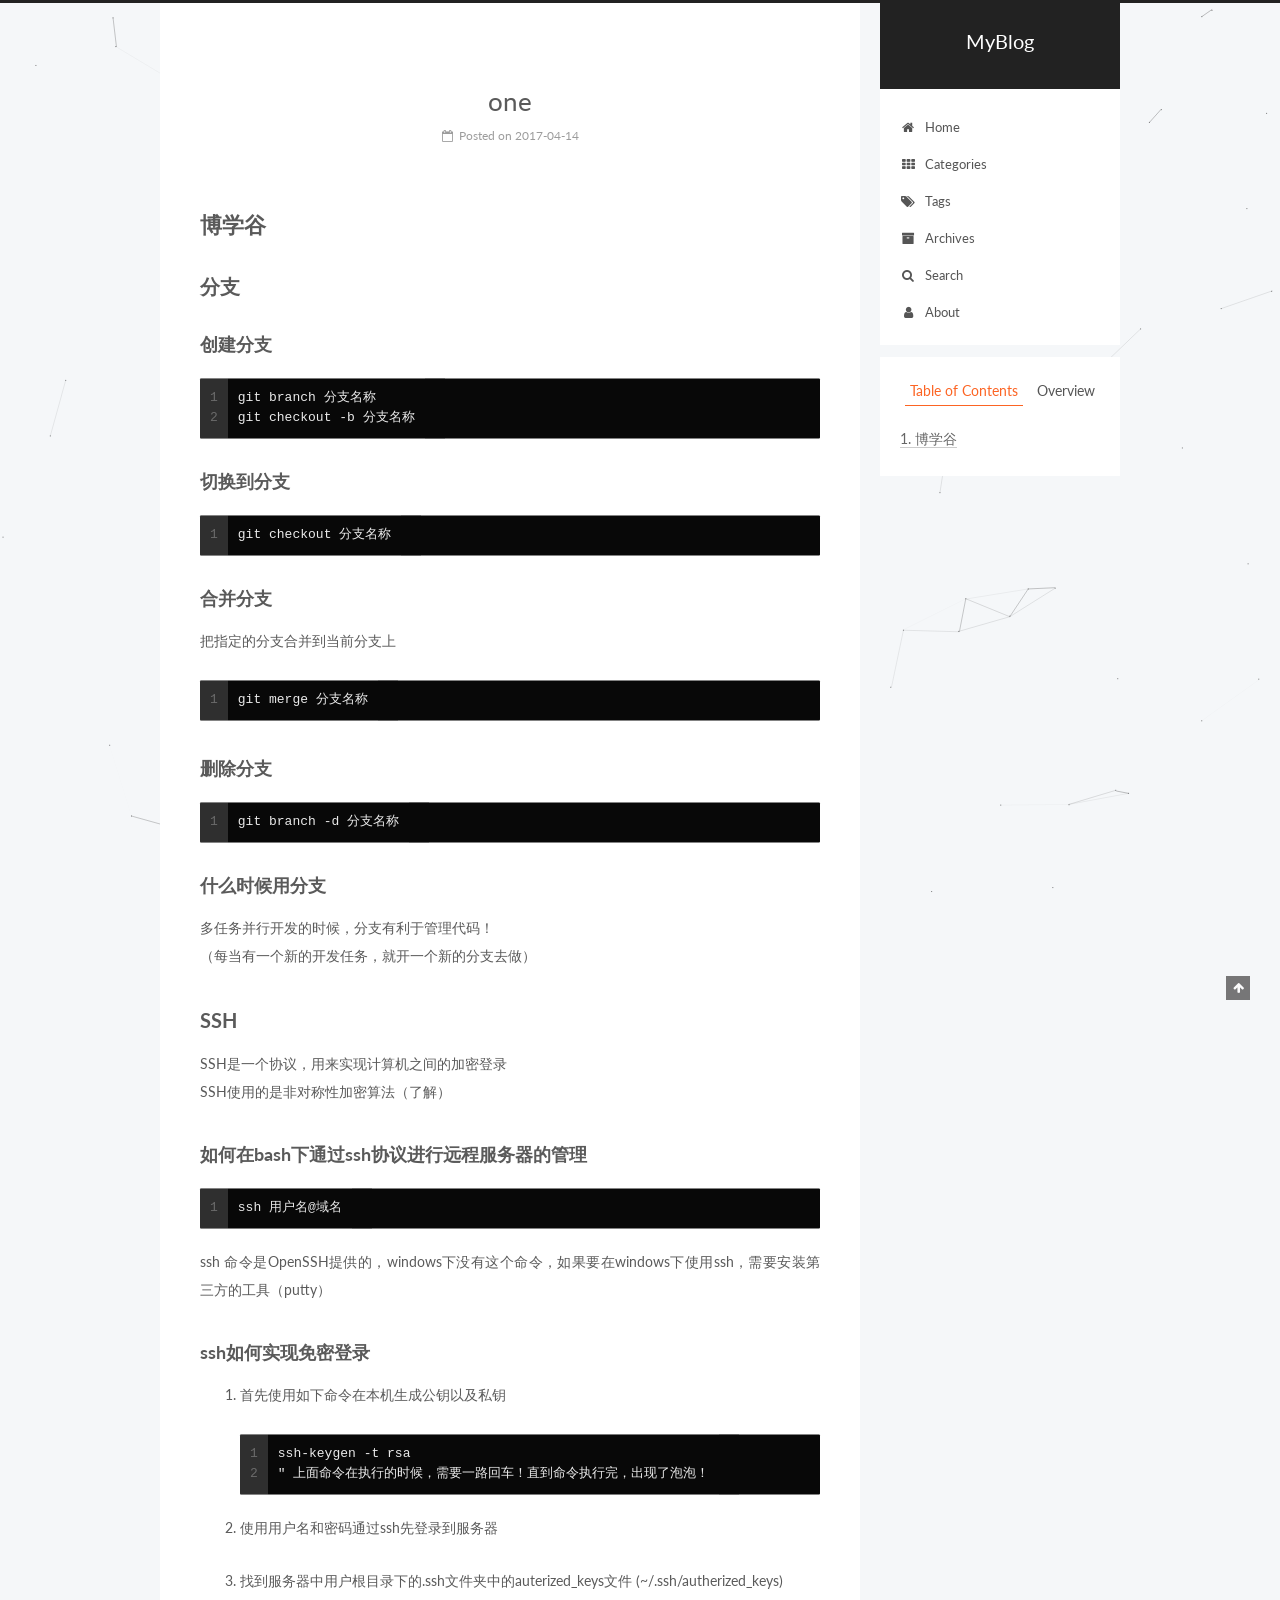
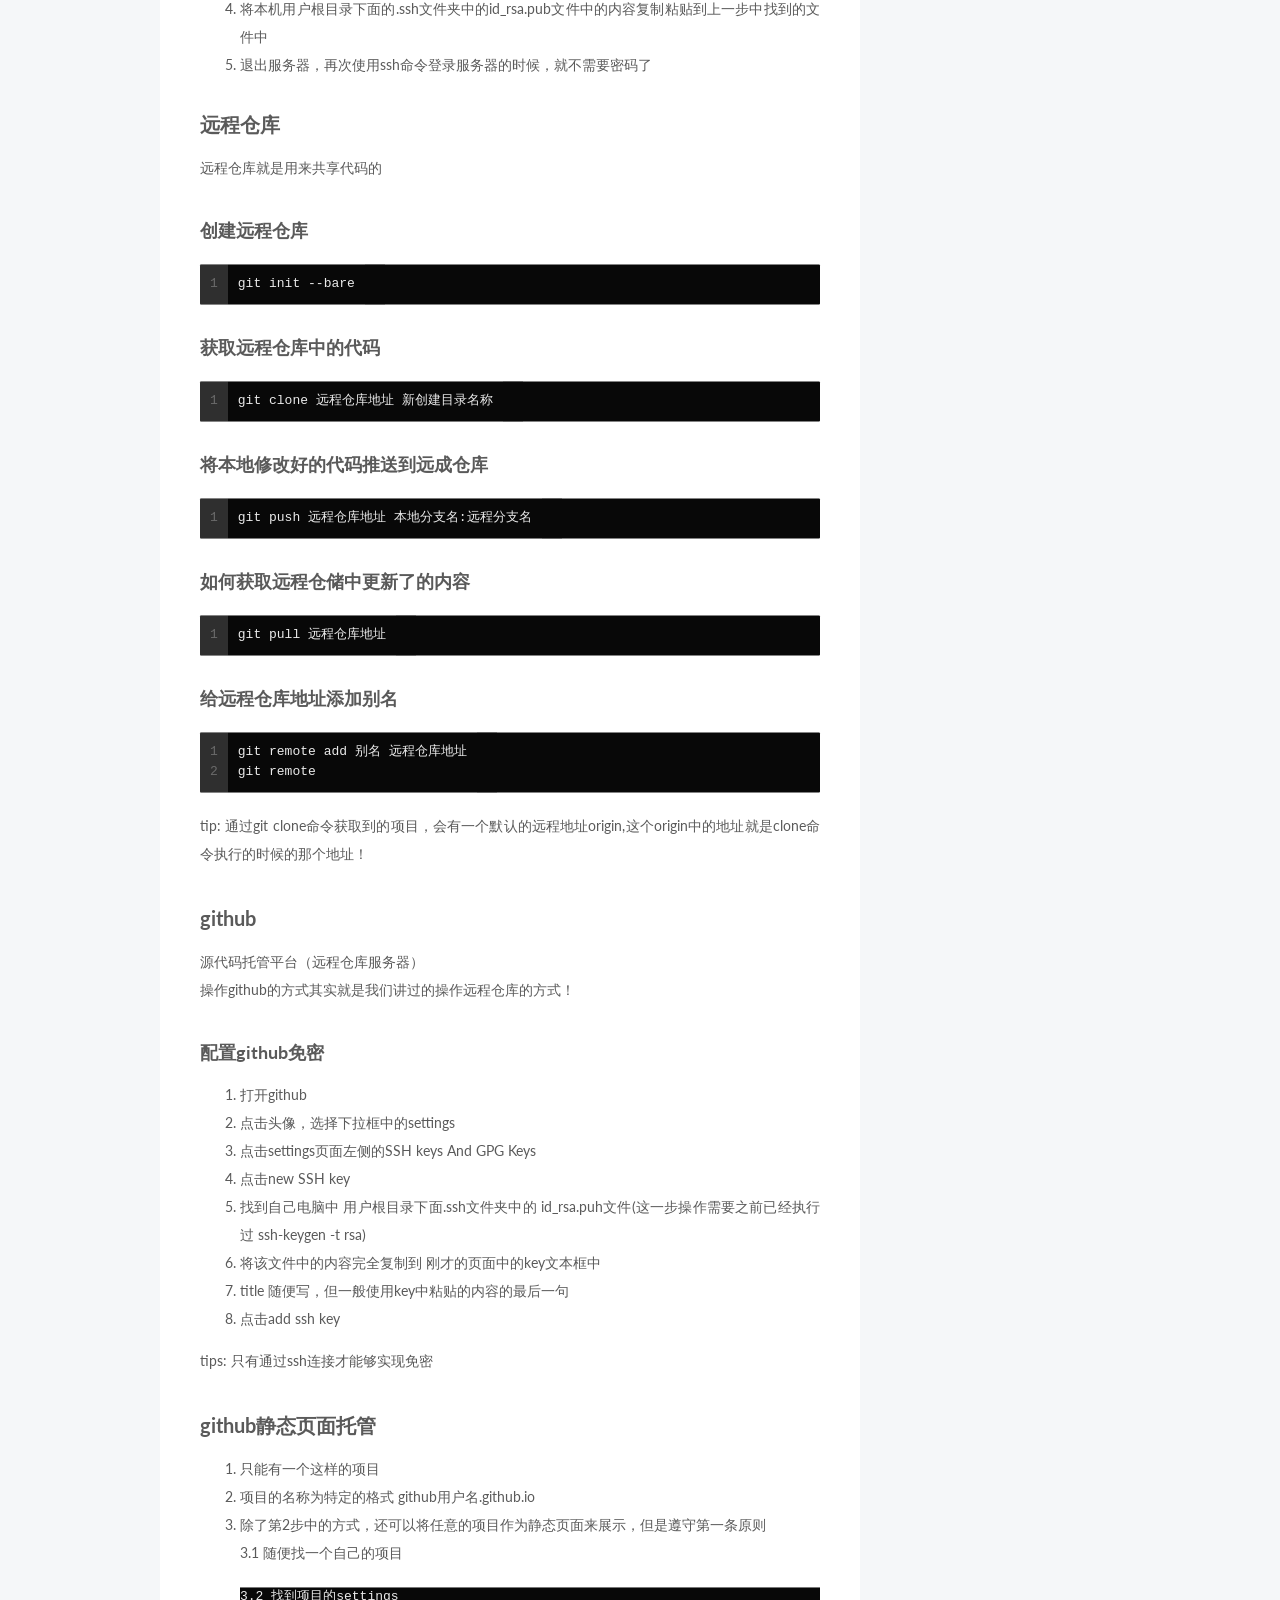
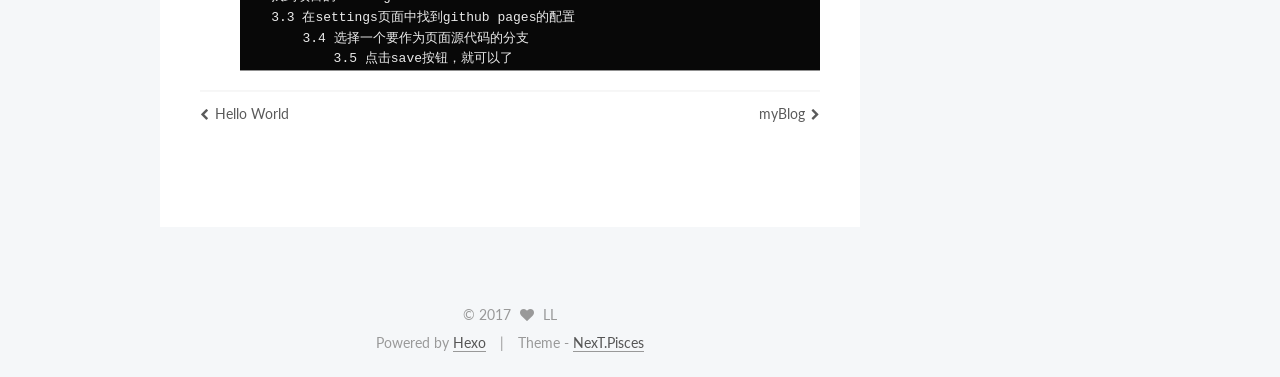
<file: 2017/04/14/one/index.html>
<!doctype html>



  


<html class="theme-next pisces use-motion" lang="en">
<head>
  <meta charset="UTF-8"/>
<meta http-equiv="X-UA-Compatible" content="IE=edge" />
<meta name="viewport" content="width=device-width, initial-scale=1, maximum-scale=1"/>



<meta http-equiv="Cache-Control" content="no-transform" />
<meta http-equiv="Cache-Control" content="no-siteapp" />















  
  
  <link href="/lib/fancybox/source/jquery.fancybox.css?v=2.1.5" rel="stylesheet" type="text/css" />




  
  
  
  

  
    
    
  

  

  

  

  

  
    
    
    <link href="//fonts.googleapis.com/css?family=Lato:300,300italic,400,400italic,700,700italic&subset=latin,latin-ext" rel="stylesheet" type="text/css">
  






<link href="/lib/font-awesome/css/font-awesome.min.css?v=4.6.2" rel="stylesheet" type="text/css" />

<link href="/css/main.css?v=5.1.0" rel="stylesheet" type="text/css" />


  <meta name="keywords" content="Hexo, NexT" />








  <link rel="shortcut icon" type="image/x-icon" href="/favicon.ico?v=5.1.0" />






<meta name="description" content="博学谷分支创建分支12git branch 分支名称git checkout -b 分支名称 切换到分支1git checkout 分支名称 合并分支把指定的分支合并到当前分支上1git merge 分支名称 删除分支1git branch -d 分支名称 什么时候用分支多任务并行开发的时候，分支有利于管理代码！（每当有一个新的开发任务，就开一个新的分支去做） SSHSSH是一个协议，用来实现计算">
<meta name="keywords">
<meta property="og:type" content="article">
<meta property="og:title" content="one">
<meta property="og:url" content="http://LLFamilly.github.io/2017/04/14/one/index.html">
<meta property="og:site_name" content="MyBlog">
<meta property="og:description" content="博学谷分支创建分支12git branch 分支名称git checkout -b 分支名称 切换到分支1git checkout 分支名称 合并分支把指定的分支合并到当前分支上1git merge 分支名称 删除分支1git branch -d 分支名称 什么时候用分支多任务并行开发的时候，分支有利于管理代码！（每当有一个新的开发任务，就开一个新的分支去做） SSHSSH是一个协议，用来实现计算">
<meta property="og:updated_time" content="2017-04-14T14:42:41.210Z">
<meta name="twitter:card" content="summary">
<meta name="twitter:title" content="one">
<meta name="twitter:description" content="博学谷分支创建分支12git branch 分支名称git checkout -b 分支名称 切换到分支1git checkout 分支名称 合并分支把指定的分支合并到当前分支上1git merge 分支名称 删除分支1git branch -d 分支名称 什么时候用分支多任务并行开发的时候，分支有利于管理代码！（每当有一个新的开发任务，就开一个新的分支去做） SSHSSH是一个协议，用来实现计算">



<script type="text/javascript" id="hexo.configurations">
  var NexT = window.NexT || {};
  var CONFIG = {
    root: '/',
    scheme: 'Pisces',
    sidebar: {"position":"right","display":"post","offset":12,"offset_float":0,"b2t":false,"scrollpercent":false},
    fancybox: true,
    motion: true,
    duoshuo: {
      userId: '0',
      author: 'Author'
    },
    algolia: {
      applicationID: '',
      apiKey: '',
      indexName: '',
      hits: {"per_page":10},
      labels: {"input_placeholder":"Search for Posts","hits_empty":"We didn't find any results for the search: ${query}","hits_stats":"${hits} results found in ${time} ms"}
    }
  };
</script>



  <link rel="canonical" href="http://LLFamilly.github.io/2017/04/14/one/"/>





  <title> one | MyBlog </title>
</head>

<body itemscope itemtype="http://schema.org/WebPage" lang="en">

  














  
  
    
  

  <div class="container sidebar-position-right page-post-detail ">
    <div class="headband"></div>

    <header id="header" class="header" itemscope itemtype="http://schema.org/WPHeader">
      <div class="header-inner"><div class="site-brand-wrapper">
  <div class="site-meta ">
    

    <div class="custom-logo-site-title">
      <a href="/"  class="brand" rel="start">
        <span class="logo-line-before"><i></i></span>
        <span class="site-title">MyBlog</span>
        <span class="logo-line-after"><i></i></span>
      </a>
    </div>
      
        <p class="site-subtitle"></p>
      
  </div>

  <div class="site-nav-toggle">
    <button>
      <span class="btn-bar"></span>
      <span class="btn-bar"></span>
      <span class="btn-bar"></span>
    </button>
  </div>
</div>

<nav class="site-nav">
  

  
    <ul id="menu" class="menu">
      
        
        <li class="menu-item menu-item-home">
          <a href="/" rel="section">
            
              <i class="menu-item-icon fa fa-fw fa-home"></i> <br />
            
            Home
          </a>
        </li>
      
        
        <li class="menu-item menu-item-categories">
          <a href="/categories" rel="section">
            
              <i class="menu-item-icon fa fa-fw fa-th"></i> <br />
            
            Categories
          </a>
        </li>
      
        
        <li class="menu-item menu-item-tags">
          <a href="/tags" rel="section">
            
              <i class="menu-item-icon fa fa-fw fa-tags"></i> <br />
            
            Tags
          </a>
        </li>
      
        
        <li class="menu-item menu-item-archives">
          <a href="/archives" rel="section">
            
              <i class="menu-item-icon fa fa-fw fa-archive"></i> <br />
            
            Archives
          </a>
        </li>
      
        
        <li class="menu-item menu-item-search">
          <a href="/search" rel="section">
            
              <i class="menu-item-icon fa fa-fw fa-search"></i> <br />
            
            Search
          </a>
        </li>
      
        
        <li class="menu-item menu-item-about">
          <a href="/about" rel="section">
            
              <i class="menu-item-icon fa fa-fw fa-user"></i> <br />
            
            About
          </a>
        </li>
      

      
    </ul>
  

  
</nav>



 </div>
    </header>

    <main id="main" class="main">
      <div class="main-inner">
        <div class="content-wrap">
          <div id="content" class="content">
            

  <div id="posts" class="posts-expand">
    

  

  
  
  

  <article class="post post-type-normal " itemscope itemtype="http://schema.org/Article">
    <link itemprop="mainEntityOfPage" href="http://LLFamilly.github.io/2017/04/14/one/">

    <span hidden itemprop="author" itemscope itemtype="http://schema.org/Person">
      <meta itemprop="name" content="LL">
      <meta itemprop="description" content="">
      <meta itemprop="image" content="/images/avatar.jpg">
    </span>

    <span hidden itemprop="publisher" itemscope itemtype="http://schema.org/Organization">
      <meta itemprop="name" content="MyBlog">
    </span>

    
      <header class="post-header">

        
        
          <h1 class="post-title" itemprop="name headline">
            
            
              
                one
              
            
          </h1>
        

        <div class="post-meta">
          <span class="post-time">
            
              <span class="post-meta-item-icon">
                <i class="fa fa-calendar-o"></i>
              </span>
              
                <span class="post-meta-item-text">Posted on</span>
              
              <time title="Post created" itemprop="dateCreated datePublished" datetime="2017-04-14T22:35:53+08:00">
                2017-04-14
              </time>
            

            

            
          </span>

          

          
            
          

          
          

          

          

          

        </div>
      </header>
    


    <div class="post-body" itemprop="articleBody">

      
      

      
        <h1 id="博学谷"><a href="#博学谷" class="headerlink" title="博学谷"></a>博学谷</h1><h2 id="分支"><a href="#分支" class="headerlink" title="分支"></a>分支</h2><h3 id="创建分支"><a href="#创建分支" class="headerlink" title="创建分支"></a>创建分支</h3><figure class="highlight plain"><table><tr><td class="gutter"><pre><div class="line">1</div><div class="line">2</div></pre></td><td class="code"><pre><div class="line">git branch 分支名称</div><div class="line">git checkout -b 分支名称</div></pre></td></tr></table></figure>
<h3 id="切换到分支"><a href="#切换到分支" class="headerlink" title="切换到分支"></a>切换到分支</h3><figure class="highlight plain"><table><tr><td class="gutter"><pre><div class="line">1</div></pre></td><td class="code"><pre><div class="line">git checkout 分支名称</div></pre></td></tr></table></figure>
<h3 id="合并分支"><a href="#合并分支" class="headerlink" title="合并分支"></a>合并分支</h3><p>把指定的分支合并到当前分支上<br><figure class="highlight plain"><table><tr><td class="gutter"><pre><div class="line">1</div></pre></td><td class="code"><pre><div class="line">git merge 分支名称</div></pre></td></tr></table></figure></p>
<h3 id="删除分支"><a href="#删除分支" class="headerlink" title="删除分支"></a>删除分支</h3><figure class="highlight plain"><table><tr><td class="gutter"><pre><div class="line">1</div></pre></td><td class="code"><pre><div class="line">git branch -d 分支名称</div></pre></td></tr></table></figure>
<h3 id="什么时候用分支"><a href="#什么时候用分支" class="headerlink" title="什么时候用分支"></a>什么时候用分支</h3><p>多任务并行开发的时候，分支有利于管理代码！<br>（每当有一个新的开发任务，就开一个新的分支去做）</p>
<h2 id="SSH"><a href="#SSH" class="headerlink" title="SSH"></a>SSH</h2><p>SSH是一个协议，用来实现计算机之间的加密登录<br>SSH使用的是非对称性加密算法（了解）</p>
<h3 id="如何在bash下通过ssh协议进行远程服务器的管理"><a href="#如何在bash下通过ssh协议进行远程服务器的管理" class="headerlink" title="如何在bash下通过ssh协议进行远程服务器的管理"></a>如何在bash下通过ssh协议进行远程服务器的管理</h3><figure class="highlight plain"><table><tr><td class="gutter"><pre><div class="line">1</div></pre></td><td class="code"><pre><div class="line">ssh 用户名@域名</div></pre></td></tr></table></figure>
<p>ssh 命令是OpenSSH提供的，windows下没有这个命令，如果要在windows下使用ssh，需要安装第三方的工具（putty）</p>
<h3 id="ssh如何实现免密登录"><a href="#ssh如何实现免密登录" class="headerlink" title="ssh如何实现免密登录"></a>ssh如何实现免密登录</h3><ol>
<li><p>首先使用如下命令在本机生成公钥以及私钥</p>
<figure class="highlight plain"><table><tr><td class="gutter"><pre><div class="line">1</div><div class="line">2</div></pre></td><td class="code"><pre><div class="line">ssh-keygen -t rsa</div><div class="line">&quot; 上面命令在执行的时候，需要一路回车！直到命令执行完，出现了泡泡！</div></pre></td></tr></table></figure>
</li>
<li><p>使用用户名和密码通过ssh先登录到服务器</p>
</li>
<li>找到服务器中用户根目录下的.ssh文件夹中的auterized_keys文件 (~/.ssh/autherized_keys)</li>
<li>将本机用户根目录下面的.ssh文件夹中的id_rsa.pub文件中的内容复制粘贴到上一步中找到的文件中</li>
<li>退出服务器，再次使用ssh命令登录服务器的时候，就不需要密码了</li>
</ol>
<h2 id="远程仓库"><a href="#远程仓库" class="headerlink" title="远程仓库"></a>远程仓库</h2><p>远程仓库就是用来共享代码的</p>
<h3 id="创建远程仓库"><a href="#创建远程仓库" class="headerlink" title="创建远程仓库"></a>创建远程仓库</h3><figure class="highlight plain"><table><tr><td class="gutter"><pre><div class="line">1</div></pre></td><td class="code"><pre><div class="line">git init --bare</div></pre></td></tr></table></figure>
<h3 id="获取远程仓库中的代码"><a href="#获取远程仓库中的代码" class="headerlink" title="获取远程仓库中的代码"></a>获取远程仓库中的代码</h3><figure class="highlight plain"><table><tr><td class="gutter"><pre><div class="line">1</div></pre></td><td class="code"><pre><div class="line">git clone 远程仓库地址 新创建目录名称</div></pre></td></tr></table></figure>
<h3 id="将本地修改好的代码推送到远成仓库"><a href="#将本地修改好的代码推送到远成仓库" class="headerlink" title="将本地修改好的代码推送到远成仓库"></a>将本地修改好的代码推送到远成仓库</h3><figure class="highlight plain"><table><tr><td class="gutter"><pre><div class="line">1</div></pre></td><td class="code"><pre><div class="line">git push 远程仓库地址 本地分支名:远程分支名</div></pre></td></tr></table></figure>
<h3 id="如何获取远程仓储中更新了的内容"><a href="#如何获取远程仓储中更新了的内容" class="headerlink" title="如何获取远程仓储中更新了的内容"></a>如何获取远程仓储中更新了的内容</h3><figure class="highlight plain"><table><tr><td class="gutter"><pre><div class="line">1</div></pre></td><td class="code"><pre><div class="line">git pull 远程仓库地址</div></pre></td></tr></table></figure>
<h3 id="给远程仓库地址添加别名"><a href="#给远程仓库地址添加别名" class="headerlink" title="给远程仓库地址添加别名"></a>给远程仓库地址添加别名</h3><figure class="highlight plain"><table><tr><td class="gutter"><pre><div class="line">1</div><div class="line">2</div></pre></td><td class="code"><pre><div class="line">git remote add 别名 远程仓库地址</div><div class="line">git remote</div></pre></td></tr></table></figure>
<p>tip: 通过git clone命令获取到的项目，会有一个默认的远程地址origin,这个origin中的地址就是clone命令执行的时候的那个地址！</p>
<h2 id="github"><a href="#github" class="headerlink" title="github"></a>github</h2><p>源代码托管平台（远程仓库服务器）<br>操作github的方式其实就是我们讲过的操作远程仓库的方式！</p>
<h3 id="配置github免密"><a href="#配置github免密" class="headerlink" title="配置github免密"></a>配置github免密</h3><ol>
<li>打开github</li>
<li>点击头像，选择下拉框中的settings</li>
<li>点击settings页面左侧的SSH keys And GPG Keys</li>
<li>点击new SSH key</li>
<li>找到自己电脑中 用户根目录下面.ssh文件夹中的 id_rsa.puh文件(这一步操作需要之前已经执行过 ssh-keygen -t rsa)</li>
<li>将该文件中的内容完全复制到 刚才的页面中的key文本框中</li>
<li>title 随便写，但一般使用key中粘贴的内容的最后一句</li>
<li>点击add ssh key</li>
</ol>
<p>tips: 只有通过ssh连接才能够实现免密</p>
<h2 id="github静态页面托管"><a href="#github静态页面托管" class="headerlink" title="github静态页面托管"></a>github静态页面托管</h2><ol>
<li>只能有一个这样的项目</li>
<li>项目的名称为特定的格式   github用户名.github.io</li>
<li>除了第2步中的方式，还可以将任意的项目作为静态页面来展示，但是遵守第一条原则<br> 3.1 随便找一个自己的项目<pre><code>3.2 找到项目的settings
    3.3 在settings页面中找到github pages的配置
        3.4 选择一个要作为页面源代码的分支
            3.5 点击save按钮，就可以了
</code></pre></li>
</ol>

      
    </div>

    <div>
      
        

      
    </div>

    <div>
      
        

      
    </div>

    <div>
      
        

      
    </div>

    <footer class="post-footer">
      

      
        
      

      
        <div class="post-nav">
          <div class="post-nav-next post-nav-item">
            
              <a href="/2017/04/18/hello-world/" rel="next" title="Hello World">
                <i class="fa fa-chevron-left"></i> Hello World
              </a>
            
          </div>

          <span class="post-nav-divider"></span>

          <div class="post-nav-prev post-nav-item">
            
              <a href="/2017/04/14/myBlog/" rel="prev" title="myBlog">
                myBlog <i class="fa fa-chevron-right"></i>
              </a>
            
          </div>
        </div>
      

      
      
    </footer>
  </article>



    <div class="post-spread">
      
    </div>
  </div>


          </div>
          


          
  <div class="comments" id="comments">
    
  </div>


        </div>
        
          
  
  <div class="sidebar-toggle">
    <div class="sidebar-toggle-line-wrap">
      <span class="sidebar-toggle-line sidebar-toggle-line-first"></span>
      <span class="sidebar-toggle-line sidebar-toggle-line-middle"></span>
      <span class="sidebar-toggle-line sidebar-toggle-line-last"></span>
    </div>
  </div>

  <aside id="sidebar" class="sidebar">
    <div class="sidebar-inner">

      

      
        <ul class="sidebar-nav motion-element">
          <li class="sidebar-nav-toc sidebar-nav-active" data-target="post-toc-wrap" >
            Table of Contents
          </li>
          <li class="sidebar-nav-overview" data-target="site-overview">
            Overview
          </li>
        </ul>
      

      <section class="site-overview sidebar-panel">
        <div class="site-author motion-element" itemprop="author" itemscope itemtype="http://schema.org/Person">
          <img class="site-author-image" itemprop="image"
               src="/images/avatar.jpg"
               alt="LL" />
          <p class="site-author-name" itemprop="name">LL</p>
           
              <p class="site-description motion-element" itemprop="description">learn a little every day</p>
          
        </div>
        <nav class="site-state motion-element">

          
            <div class="site-state-item site-state-posts">
              <a href="/archives">
                <span class="site-state-item-count">4</span>
                <span class="site-state-item-name">posts</span>
              </a>
            </div>
          

          
            
            
            <div class="site-state-item site-state-categories">
              <a href="/categories/index.html">
                <span class="site-state-item-count">2</span>
                <span class="site-state-item-name">categories</span>
              </a>
            </div>
          

          
            
            
            <div class="site-state-item site-state-tags">
              <a href="/tags/index.html">
                <span class="site-state-item-count">3</span>
                <span class="site-state-item-name">tags</span>
              </a>
            </div>
          

        </nav>

        

        <div class="links-of-author motion-element">
          
            
              <span class="links-of-author-item">
                <a href="https://github.com/LLfamilly" target="_blank" title="GitHub">
                  
                    <i class="fa fa-fw fa-github"></i>
                  
                  GitHub
                </a>
              </span>
            
              <span class="links-of-author-item">
                <a href="https://twitter.com/your-user-name" target="_blank" title="Twitter">
                  
                    <i class="fa fa-fw fa-twitter"></i>
                  
                  Twitter
                </a>
              </span>
            
              <span class="links-of-author-item">
                <a href="http://weibo.com/your-user-name" target="_blank" title="微博">
                  
                    <i class="fa fa-fw fa-globe"></i>
                  
                  微博
                </a>
              </span>
            
              <span class="links-of-author-item">
                <a href="https://18226961031@163.com" target="_blank" title="Email">
                  
                    <i class="fa fa-fw fa-globe"></i>
                  
                  Email
                </a>
              </span>
            
          
        </div>

        
        

        
        

        


      </section>

      
      <!--noindex-->
        <section class="post-toc-wrap motion-element sidebar-panel sidebar-panel-active">
          <div class="post-toc">

            
              
            

            
              <div class="post-toc-content"><ol class="nav"><li class="nav-item nav-level-1"><a class="nav-link" href="#博学谷"><span class="nav-number">1.</span> <span class="nav-text">博学谷</span></a><ol class="nav-child"><li class="nav-item nav-level-2"><a class="nav-link" href="#分支"><span class="nav-number">1.1.</span> <span class="nav-text">分支</span></a><ol class="nav-child"><li class="nav-item nav-level-3"><a class="nav-link" href="#创建分支"><span class="nav-number">1.1.1.</span> <span class="nav-text">创建分支</span></a></li><li class="nav-item nav-level-3"><a class="nav-link" href="#切换到分支"><span class="nav-number">1.1.2.</span> <span class="nav-text">切换到分支</span></a></li><li class="nav-item nav-level-3"><a class="nav-link" href="#合并分支"><span class="nav-number">1.1.3.</span> <span class="nav-text">合并分支</span></a></li><li class="nav-item nav-level-3"><a class="nav-link" href="#删除分支"><span class="nav-number">1.1.4.</span> <span class="nav-text">删除分支</span></a></li><li class="nav-item nav-level-3"><a class="nav-link" href="#什么时候用分支"><span class="nav-number">1.1.5.</span> <span class="nav-text">什么时候用分支</span></a></li></ol></li><li class="nav-item nav-level-2"><a class="nav-link" href="#SSH"><span class="nav-number">1.2.</span> <span class="nav-text">SSH</span></a><ol class="nav-child"><li class="nav-item nav-level-3"><a class="nav-link" href="#如何在bash下通过ssh协议进行远程服务器的管理"><span class="nav-number">1.2.1.</span> <span class="nav-text">如何在bash下通过ssh协议进行远程服务器的管理</span></a></li><li class="nav-item nav-level-3"><a class="nav-link" href="#ssh如何实现免密登录"><span class="nav-number">1.2.2.</span> <span class="nav-text">ssh如何实现免密登录</span></a></li></ol></li><li class="nav-item nav-level-2"><a class="nav-link" href="#远程仓库"><span class="nav-number">1.3.</span> <span class="nav-text">远程仓库</span></a><ol class="nav-child"><li class="nav-item nav-level-3"><a class="nav-link" href="#创建远程仓库"><span class="nav-number">1.3.1.</span> <span class="nav-text">创建远程仓库</span></a></li><li class="nav-item nav-level-3"><a class="nav-link" href="#获取远程仓库中的代码"><span class="nav-number">1.3.2.</span> <span class="nav-text">获取远程仓库中的代码</span></a></li><li class="nav-item nav-level-3"><a class="nav-link" href="#将本地修改好的代码推送到远成仓库"><span class="nav-number">1.3.3.</span> <span class="nav-text">将本地修改好的代码推送到远成仓库</span></a></li><li class="nav-item nav-level-3"><a class="nav-link" href="#如何获取远程仓储中更新了的内容"><span class="nav-number">1.3.4.</span> <span class="nav-text">如何获取远程仓储中更新了的内容</span></a></li><li class="nav-item nav-level-3"><a class="nav-link" href="#给远程仓库地址添加别名"><span class="nav-number">1.3.5.</span> <span class="nav-text">给远程仓库地址添加别名</span></a></li></ol></li><li class="nav-item nav-level-2"><a class="nav-link" href="#github"><span class="nav-number">1.4.</span> <span class="nav-text">github</span></a><ol class="nav-child"><li class="nav-item nav-level-3"><a class="nav-link" href="#配置github免密"><span class="nav-number">1.4.1.</span> <span class="nav-text">配置github免密</span></a></li></ol></li><li class="nav-item nav-level-2"><a class="nav-link" href="#github静态页面托管"><span class="nav-number">1.5.</span> <span class="nav-text">github静态页面托管</span></a></li></ol></li></ol></div>
            

          </div>
        </section>
      <!--/noindex-->
      

      

    </div>
  </aside>


        
      </div>
    </main>

    <footer id="footer" class="footer">
      <div class="footer-inner">
        <div class="copyright" >
  
  &copy; 
  <span itemprop="copyrightYear">2017</span>
  <span class="with-love">
    <i class="fa fa-heart"></i>
  </span>
  <span class="author" itemprop="copyrightHolder">LL</span>
</div>


<div class="powered-by">
  Powered by <a class="theme-link" href="https://hexo.io">Hexo</a>
</div>

<div class="theme-info">
  Theme -
  <a class="theme-link" href="https://github.com/iissnan/hexo-theme-next">
    NexT.Pisces
  </a>
</div>


        

        
      </div>
    </footer>

    
      <div class="back-to-top">
        <i class="fa fa-arrow-up"></i>
        
      </div>
    

  </div>

  

<script type="text/javascript">
  if (Object.prototype.toString.call(window.Promise) !== '[object Function]') {
    window.Promise = null;
  }
</script>









  


  





  
  <script type="text/javascript" src="/lib/jquery/index.js?v=2.1.3"></script>

  
  <script type="text/javascript" src="/lib/fastclick/lib/fastclick.min.js?v=1.0.6"></script>

  
  <script type="text/javascript" src="/lib/jquery_lazyload/jquery.lazyload.js?v=1.9.7"></script>

  
  <script type="text/javascript" src="/lib/velocity/velocity.min.js?v=1.2.1"></script>

  
  <script type="text/javascript" src="/lib/velocity/velocity.ui.min.js?v=1.2.1"></script>

  
  <script type="text/javascript" src="/lib/fancybox/source/jquery.fancybox.pack.js?v=2.1.5"></script>

  
  <script type="text/javascript" src="/lib/canvas-nest/canvas-nest.min.js"></script>


  


  <script type="text/javascript" src="/js/src/utils.js?v=5.1.0"></script>

  <script type="text/javascript" src="/js/src/motion.js?v=5.1.0"></script>



  
  


  <script type="text/javascript" src="/js/src/affix.js?v=5.1.0"></script>

  <script type="text/javascript" src="/js/src/schemes/pisces.js?v=5.1.0"></script>



  
  <script type="text/javascript" src="/js/src/scrollspy.js?v=5.1.0"></script>
<script type="text/javascript" src="/js/src/post-details.js?v=5.1.0"></script>



  


  <script type="text/javascript" src="/js/src/bootstrap.js?v=5.1.0"></script>



  


  




	





  





    

   
        <!-- UY BEGIN -->
        <script type="text/javascript" src="http://v2.uyan.cc/code/uyan.js?uid="></script>
        <!-- UY END -->
    
  


  






  





  

  

  

  

</body>
</html>
</file>
<file: css/main.css>
/* normalize.css v3.0.2 | MIT License | git.io/normalize */
html {
  font-family: sans-serif; /* 1 */
  -ms-text-size-adjust: 100%; /* 2 */
  -webkit-text-size-adjust: 100%; /* 2 */
}
body {
  margin: 0;
}
article,
aside,
details,
figcaption,
figure,
footer,
header,
hgroup,
main,
menu,
nav,
section,
summary {
  display: block;
}
audio,
canvas,
progress,
video {
  display: inline-block; /* 1 */
  vertical-align: baseline; /* 2 */
}
audio:not([controls]) {
  display: none;
  height: 0;
}
[hidden],
template {
  display: none;
}
a {
  background-color: transparent;
}
a:active,
a:hover {
  outline: 0;
}
abbr[title] {
  border-bottom: 1px dotted;
}
b,
strong {
  font-weight: bold;
}
dfn {
  font-style: italic;
}
h1 {
  font-size: 2em;
  margin: 0.67em 0;
}
mark {
  background: #ff0;
  color: #000;
}
small {
  font-size: 80%;
}
sub,
sup {
  font-size: 75%;
  line-height: 0;
  position: relative;
  vertical-align: baseline;
}
sup {
  top: -0.5em;
}
sub {
  bottom: -0.25em;
}
img {
  border: 0;
}
svg:not(:root) {
  overflow: hidden;
}
figure {
  margin: 1em 40px;
}
hr {
  -moz-box-sizing: content-box;
  box-sizing: content-box;
  height: 0;
}
pre {
  overflow: auto;
}
code,
kbd,
pre,
samp {
  font-family: monospace, monospace;
  font-size: 1em;
}
button,
input,
optgroup,
select,
textarea {
  color: inherit; /* 1 */
  font: inherit; /* 2 */
  margin: 0; /* 3 */
}
button {
  overflow: visible;
}
button,
select {
  text-transform: none;
}
button,
html input[type="button"],
input[type="reset"],
input[type="submit"] {
  -webkit-appearance: button; /* 2 */
  cursor: pointer; /* 3 */
}
button[disabled],
html input[disabled] {
  cursor: default;
}
button::-moz-focus-inner,
input::-moz-focus-inner {
  border: 0;
  padding: 0;
}
input {
  line-height: normal;
}
input[type="checkbox"],
input[type="radio"] {
  box-sizing: border-box; /* 1 */
  padding: 0; /* 2 */
}
input[type="number"]::-webkit-inner-spin-button,
input[type="number"]::-webkit-outer-spin-button {
  height: auto;
}
input[type="search"] {
  -webkit-appearance: textfield; /* 1 */
  -moz-box-sizing: content-box;
  -webkit-box-sizing: content-box; /* 2 */
  box-sizing: content-box;
}
input[type="search"]::-webkit-search-cancel-button,
input[type="search"]::-webkit-search-decoration {
  -webkit-appearance: none;
}
fieldset {
  border: 1px solid #c0c0c0;
  margin: 0 2px;
  padding: 0.35em 0.625em 0.75em;
}
legend {
  border: 0; /* 1 */
  padding: 0; /* 2 */
}
textarea {
  overflow: auto;
}
optgroup {
  font-weight: bold;
}
table {
  border-collapse: collapse;
  border-spacing: 0;
}
td,
th {
  padding: 0;
}
::selection {
  background: #262a30;
  color: #fff;
}
body {
  position: relative;
  font-family: 'Lato', "PingFang SC", "Microsoft YaHei", sans-serif;
  font-size: 14px;
  line-height: 2;
  color: #555;
  background: #f5f7f9;
}
@media (max-width: 767px) {
  body {
    padding-right: 0 !important;
  }
}
@media (min-width: 768px) and (max-width: 991px) {
  body {
    padding-right: 0 !important;
  }
}
@media (min-width: 1600px) {
  body {
    font-size: 16px;
  }
}
h1,
h2,
h3,
h4,
h5,
h6 {
  margin: 0;
  padding: 0;
  font-weight: bold;
  line-height: 1.5;
  font-family: 'Lato', "PingFang SC", "Microsoft YaHei", sans-serif;
}
h2,
h3,
h4,
h5,
h6 {
  margin: 20px 0 15px;
}
h1 {
  font-size: 22px;
}
@media (max-width: 767px) {
  h1 {
    font-size: 18px;
  }
}
h2 {
  font-size: 20px;
}
@media (max-width: 767px) {
  h2 {
    font-size: 16px;
  }
}
h3 {
  font-size: 18px;
}
@media (max-width: 767px) {
  h3 {
    font-size: 14px;
  }
}
h4 {
  font-size: 16px;
}
@media (max-width: 767px) {
  h4 {
    font-size: 12px;
  }
}
h5 {
  font-size: 14px;
}
@media (max-width: 767px) {
  h5 {
    font-size: 10px;
  }
}
h6 {
  font-size: 12px;
}
@media (max-width: 767px) {
  h6 {
    font-size: 8px;
  }
}
p {
  margin: 0 0 25px 0;
}
a {
  color: #555;
  text-decoration: none;
  border-bottom: 1px solid #999;
  word-wrap: break-word;
}
a:hover {
  color: #222;
  border-bottom-color: #222;
}
blockquote {
  margin: 0;
  padding: 0;
}
img {
  display: block;
  margin: auto;
  max-width: 100%;
  height: auto;
}
hr {
  margin: 40px 0;
  height: 3px;
  border: none;
  background-color: #ddd;
  background-image: repeating-linear-gradient(-45deg, #fff, #fff 4px, transparent 4px, transparent 8px);
}
blockquote {
  padding: 0 15px;
  color: #666;
  border-left: 4px solid #ddd;
}
blockquote cite::before {
  content: "-";
  padding: 0 5px;
}
dt {
  font-weight: 700;
}
dd {
  margin: 0;
  padding: 0;
}
.text-left {
  text-align: left;
}
.text-center {
  text-align: center;
}
.text-right {
  text-align: right;
}
.text-justify {
  text-align: justify;
}
.text-nowrap {
  white-space: nowrap;
}
.text-lowercase {
  text-transform: lowercase;
}
.text-uppercase {
  text-transform: uppercase;
}
.text-capitalize {
  text-transform: capitalize;
}
.center-block {
  display: block;
  margin-left: auto;
  margin-right: auto;
}
.clearfix:before,
.clearfix:after {
  content: " ";
  display: table;
}
.clearfix:after {
  clear: both;
}
.pullquote {
  width: 45%;
}
.pullquote.left {
  float: left;
  margin-left: 5px;
  margin-right: 10px;
}
.pullquote.right {
  float: right;
  margin-left: 10px;
  margin-right: 5px;
}
.affix.affix.affix {
  position: fixed;
}
.translation {
  margin-top: -20px;
  font-size: 14px;
  color: #999;
}
.scrollbar-measure {
  width: 100px;
  height: 100px;
  overflow: scroll;
  position: absolute;
  top: -9999px;
}
.use-motion .motion-element {
  opacity: 0;
}
table {
  margin: 20px 0;
  width: 100%;
  border-collapse: collapse;
  border-spacing: 0;
  border: 1px solid #ddd;
  font-size: 14px;
  table-layout: fixed;
  word-wrap: break-all;
}
table>tbody>tr:nth-of-type(odd) {
  background-color: #f9f9f9;
}
table>tbody>tr:hover {
  background-color: #f5f5f5;
}
caption,
th,
td {
  padding: 8px;
  text-align: left;
  vertical-align: middle;
  font-weight: normal;
}
th,
td {
  border-bottom: 3px solid #ddd;
  border-right: 1px solid #eee;
}
th {
  padding-bottom: 10px;
  font-weight: 700;
}
td {
  border-bottom-width: 1px;
}
html,
body {
  height: 100%;
}
.container {
  position: relative;
  min-height: 100%;
}
.header-inner {
  margin: 0 auto;
  padding: 100px 0 70px;
  width: 700px;
}
@media (min-width: 1600px) {
  .container .header-inner {
    width: 900px;
  }
}
.main {
  padding-bottom: 150px;
}
.main-inner {
  margin: 0 auto;
  width: 700px;
}
@media (min-width: 1600px) {
  .container .main-inner {
    width: 900px;
  }
}
.footer {
  position: absolute;
  left: 0;
  bottom: 0;
  width: 100%;
  min-height: 50px;
}
.footer-inner {
  box-sizing: border-box;
  margin: 20px auto;
  width: 700px;
}
@media (min-width: 1600px) {
  .container .footer-inner {
    width: 900px;
  }
}
pre,
.highlight {
  overflow: auto;
  margin: 20px 0;
  padding: 0;
  font-size: 13px;
  color: #eaeaea;
  background: #000;
  line-height: 1.6;
}
pre,
code {
  font-family: consolas, Menlo, "PingFang SC", "Microsoft YaHei", monospace;
}
code {
  padding: 2px 4px;
  word-wrap: break-word;
  color: #555;
  background: #eee;
  border-radius: 3px;
  font-size: 13px;
}
pre code {
  padding: 0;
  color: #eaeaea;
  background: none;
  text-shadow: none;
}
.highlight {
  border-radius: 1px;
}
.highlight pre {
  border: none;
  margin: 0;
  padding: 10px 0;
}
.highlight table {
  margin: 0;
  width: auto;
  border: none;
}
.highlight td {
  border: none;
  padding: 0;
}
.highlight figcaption {
  font-size: 1em;
  color: #eaeaea;
  line-height: 1em;
  margin-bottom: 1em;
}
.highlight figcaption:before,
.highlight figcaption:after {
  content: " ";
  display: table;
}
.highlight figcaption:after {
  clear: both;
}
.highlight figcaption a {
  float: right;
  color: #eaeaea;
}
.highlight figcaption a:hover {
  border-bottom-color: #eaeaea;
}
.highlight .gutter pre {
  padding-left: 10px;
  padding-right: 10px;
  color: #666;
  text-align: right;
  background-color: #292929;
}
.highlight .code pre {
  width: 100%;
  padding-left: 10px;
  padding-right: 10px;
  background-color: #000;
}
.highlight .line {
  height: 20px;
}
.gutter {
  -webkit-user-select: none;
  -moz-user-select: none;
  -ms-user-select: none;
  user-select: none;
}
.gist table {
  width: auto;
}
.gist table td {
  border: none;
}
pre .deletion {
  background: #008000;
}
pre .addition {
  background: #800000;
}
pre .meta {
  color: #c397d8;
}
pre .comment {
  color: #969896;
}
pre .variable,
pre .attribute,
pre .tag,
pre .regexp,
pre .ruby .constant,
pre .xml .tag .title,
pre .xml .pi,
pre .xml .doctype,
pre .html .doctype,
pre .css .id,
pre .css .class,
pre .css .pseudo {
  color: #d54e53;
}
pre .number,
pre .preprocessor,
pre .built_in,
pre .literal,
pre .params,
pre .constant,
pre .command {
  color: #e78c45;
}
pre .ruby .class .title,
pre .css .rules .attribute,
pre .string,
pre .value,
pre .inheritance,
pre .header,
pre .ruby .symbol,
pre .xml .cdata,
pre .special,
pre .number,
pre .formula {
  color: #b9ca4a;
}
pre .title,
pre .css .hexcolor {
  color: #70c0b1;
}
pre .function,
pre .python .decorator,
pre .python .title,
pre .ruby .function .title,
pre .ruby .title .keyword,
pre .perl .sub,
pre .javascript .title,
pre .coffeescript .title {
  color: #7aa6da;
}
pre .keyword,
pre .javascript .function {
  color: #c397d8;
}
.full-image.full-image.full-image {
  border: none;
  max-width: 100%;
  width: auto;
  margin: 20px auto;
}
@media (min-width: 992px) {
  .full-image.full-image.full-image {
    max-width: none;
    width: 118%;
    margin: 0 -9%;
  }
}
.blockquote-center,
.page-home .post-type-quote blockquote,
.page-post-detail .post-type-quote blockquote {
  position: relative;
  margin: 40px 0;
  padding: 0;
  border-left: none;
  text-align: center;
}
.blockquote-center::before,
.page-home .post-type-quote blockquote::before,
.page-post-detail .post-type-quote blockquote::before,
.blockquote-center::after,
.page-home .post-type-quote blockquote::after,
.page-post-detail .post-type-quote blockquote::after {
  position: absolute;
  content: ' ';
  display: block;
  width: 100%;
  height: 24px;
  opacity: 0.2;
  background-repeat: no-repeat;
  background-position: 0 -6px;
  background-size: 22px 22px;
}
.blockquote-center::before,
.page-home .post-type-quote blockquote::before,
.page-post-detail .post-type-quote blockquote::before {
  top: -20px;
  background-image: url("../images/quote-l.svg");
  border-top: 1px solid #ccc;
}
.blockquote-center::after,
.page-home .post-type-quote blockquote::after,
.page-post-detail .post-type-quote blockquote::after {
  bottom: -20px;
  background-image: url("../images/quote-r.svg");
  border-bottom: 1px solid #ccc;
  background-position: 100% 8px;
}
.blockquote-center p,
.page-home .post-type-quote blockquote p,
.page-post-detail .post-type-quote blockquote p,
.blockquote-center div,
.page-home .post-type-quote blockquote div,
.page-post-detail .post-type-quote blockquote div {
  text-align: center;
}
.post .post-body .group-picture img {
  box-sizing: border-box;
  padding: 0 3px;
  border: none;
}
.post .group-picture-row {
  overflow: hidden;
  margin-top: 6px;
}
.post .group-picture-row:first-child {
  margin-top: 0;
}
.post .group-picture-column {
  float: left;
}
.page-post-detail .post-body .group-picture-column {
  float: none;
  margin-top: 10px;
  width: auto !important;
}
.page-post-detail .post-body .group-picture-column img {
  margin: 0 auto;
}
.page-archive .group-picture-container {
  overflow: hidden;
}
.page-archive .group-picture-row {
  float: left;
}
.page-archive .group-picture-row:first-child {
  margin-top: 6px;
}
.page-archive .group-picture-column {
  max-width: 150px;
  max-height: 150px;
}
.note {
  padding: 20px;
  margin: 20px 0;
  border: 1px solid #eee;
  border-left-width: 5px;
  border-radius: 3px;
}
.note h2,
.note h3,
.note h4,
.note h5,
.note h6 {
  margin-top: 0;
  margin-bottom: 5px;
}
.note p:last-child {
  margin-bottom: 0;
}
.note code {
  border-radius: 3px;
}
.note+.note {
  margin-top: -5px;
}
.default {
  border-left-color: #777;
}
.default h2,
.default h3,
.default h4,
.default h5,
.default h6 {
  color: #777;
}
.primary {
  border-left-color: #428bca;
}
.primary h2,
.primary h3,
.primary h4,
.primary h5,
.primary h6 {
  color: #428bca;
}
.success {
  border-left-color: #5cb85c;
}
.success h2,
.success h3,
.success h4,
.success h5,
.success h6 {
  color: #5cb85c;
}
.danger {
  border-left-color: #d9534f;
}
.danger h2,
.danger h3,
.danger h4,
.danger h5,
.danger h6 {
  color: #d9534f;
}
.warning {
  border-left-color: #f0ad4e;
}
.warning h2,
.warning h3,
.warning h4,
.warning h5,
.warning h6 {
  color: #f0ad4e;
}
.info {
  border-left-color: #5bc0de;
}
.info h2,
.info h3,
.info h4,
.info h5,
.info h6 {
  color: #5bc0de;
}
.btn {
  display: inline-block;
  padding: 0 20px;
  font-size: 14px;
  color: #fff;
  background: #222;
  border: 2px solid #555;
  text-decoration: none;
  border-radius: 0;
  transition-property: background-color;
  transition-duration: 0.2s;
  transition-timing-function: ease-in-out;
  transition-delay: 0s;
}
.btn:hover,
.post-button .btn:hover {
  border-color: #222;
  color: #fff;
  background: #222;
}
.btn-bar {
  display: block;
  width: 22px;
  height: 2px;
  background: #555;
  border-radius: 1px;
}
.btn-bar+.btn-bar {
  margin-top: 4px;
}
.pagination {
  margin: 120px 0 40px;
  text-align: center;
  border-top: 1px solid #eee;
}
.page-number-basic,
.pagination .prev,
.pagination .next,
.pagination .page-number,
.pagination .space {
  display: inline-block;
  position: relative;
  top: -1px;
  margin: 0 10px;
  padding: 0 10px;
  line-height: 30px;
}
@media (max-width: 767px) {
  .page-number-basic,
  .pagination .prev,
  .pagination .next,
  .pagination .page-number,
  .pagination .space {
    margin: 0 5px;
  }
}
.pagination .prev,
.pagination .next,
.pagination .page-number {
  border-bottom: 0;
  border-top: 1px solid #eee;
  transition-property: border-color;
  transition-duration: 0.2s;
  transition-timing-function: ease-in-out;
  transition-delay: 0s;
}
.pagination .prev:hover,
.pagination .next:hover,
.pagination .page-number:hover {
  border-top-color: #222;
}
.pagination .space {
  padding: 0;
  margin: 0;
}
.pagination .prev {
  margin-left: 0;
}
.pagination .next {
  margin-right: 0;
}
.pagination .page-number.current {
  color: #fff;
  background: #ccc;
  border-top-color: #ccc;
}
@media (max-width: 767px) {
  .pagination {
    border-top: none;
  }
  .pagination .prev,
  .pagination .next,
  .pagination .page-number {
    margin-bottom: 10px;
    border-top: 0;
    border-bottom: 1px solid #eee;
  }
  .pagination .prev:hover,
  .pagination .next:hover,
  .pagination .page-number:hover {
    border-bottom-color: #222;
  }
}
.comments {
  margin: 60px 20px 0;
}
.tag-cloud {
  text-align: center;
}
.tag-cloud a {
  display: inline-block;
  margin: 10px;
}
.back-to-top {
  box-sizing: border-box;
  position: fixed;
  bottom: -100px;
  right: 30px;
  z-index: 1050;
  padding: 0 6px;
  width: 24px;
  background: #222;
  font-size: 12px;
  opacity: 0.6;
  color: #fff;
  cursor: pointer;
  text-align: center;
  -webkit-transform: translateZ(0);
  transition-property: bottom;
  transition-duration: 0.2s;
  transition-timing-function: ease-in-out;
  transition-delay: 0s;
}
@media (max-width: 767px) {
  .back-to-top {
    display: none;
  }
}
@media (min-width: 768px) and (max-width: 991px) {
  .back-to-top {
    display: none;
  }
}
.back-to-top.back-to-top-on {
  bottom: 30px;
}
.header {
  background: #fff;
}
.header-inner {
  position: relative;
}
.headband {
  height: 3px;
  background: #222;
}
.site-meta {
  margin: 0;
  text-align: center;
}
@media (max-width: 767px) {
  .site-meta {
    text-align: center;
  }
}
.brand {
  position: relative;
  display: inline-block;
  padding: 0 40px;
  color: #fff;
  background: #222;
  border-bottom: none;
}
.brand:hover {
  color: #fff;
}
.logo {
  display: inline-block;
  margin-right: 5px;
  line-height: 36px;
  vertical-align: top;
}
.site-title {
  display: inline-block;
  vertical-align: top;
  line-height: 36px;
  font-size: 20px;
  font-weight: normal;
  font-family: 'Lato', "PingFang SC", "Microsoft YaHei", sans-serif;
}
.site-subtitle {
  margin-top: 10px;
  font-size: 13px;
  color: #ddd;
}
.use-motion .brand {
  opacity: 0;
}
.use-motion .logo,
.use-motion .site-title,
.use-motion .site-subtitle {
  opacity: 0;
  position: relative;
  top: -10px;
}
.site-nav-toggle {
  display: none;
  position: absolute;
  top: 10px;
  left: 10px;
}
@media (max-width: 767px) {
  .site-nav-toggle {
    display: block;
  }
}
.site-nav-toggle button {
  margin-top: 2px;
  padding: 9px 10px;
  background: transparent;
  border: none;
}
@media (max-width: 767px) {
  .site-nav {
    display: none;
    margin: 0 -10px;
    padding: 0 10px;
    clear: both;
    border-top: 1px solid #ddd;
  }
}
@media (min-width: 768px) and (max-width: 991px) {
  .site-nav {
    display: block !important;
  }
}
@media (min-width: 992px) {
  .site-nav {
    display: block !important;
  }
}
.menu {
  margin-top: 20px;
  padding-left: 0;
  text-align: center;
}
.menu .menu-item {
  display: inline-block;
  margin: 0 10px;
  list-style: none;
}
@media screen and (max-width: 767px) {
  .menu .menu-item {
    margin-top: 10px;
  }
}
.menu .menu-item a {
  display: block;
  font-size: 13px;
  line-height: inherit;
  border-bottom: 1px solid transparent;
  transition-property: border-color;
  transition-duration: 0.2s;
  transition-timing-function: ease-in-out;
  transition-delay: 0s;
}
.menu .menu-item a:hover,
.menu-item-active a {
  border-bottom-color: #222;
}
.menu .menu-item .fa {
  margin-right: 5px;
}
.use-motion .menu-item {
  opacity: 0;
}
.post-body {
  font-family: 'Lato', "PingFang SC", "Microsoft YaHei", sans-serif;
}
@media (max-width: 767px) {
  .post-body {
    word-break: break-word;
  }
}
.post-body .fancybox img {
  display: block !important;
  margin: 0 auto;
  cursor: pointer;
  cursor: zoom-in;
  cursor: -webkit-zoom-in;
}
.post-body .image-caption,
.post-body .figure .caption {
  margin: 10px auto 15px;
  text-align: center;
  font-size: 14px;
  color: #999;
  font-weight: bold;
  line-height: 1;
}
.post-sticky-flag {
  display: inline-block;
  font-size: 16px;
  -ms-transform: rotate(30deg);
  -webkit-transform: rotate(30deg);
  -moz-transform: rotate(30deg);
  -ms-transform: rotate(30deg);
  -o-transform: rotate(30deg);
  transform: rotate(30deg);
}
.posts-expand {
  padding-top: 40px;
}
@media (max-width: 1080px) {
  .posts-expand {
    margin: 0 20px;
  }
  .post-body pre {
    padding: 10px;
  }
  .post-body pre .gutter pre {
    padding-right: 10px;
  }
  .post-body .highlight {
    margin-left: -40px;
    margin-right: -40px;
    padding: 0;
  }
  .post-body .highlight .gutter pre {
    padding-right: 10px;
  }
}
@media (min-width: 992px) {
  .posts-expand .post-body {
    text-align: justify;
  }
}
.posts-expand .post-body h2,
.posts-expand .post-body h3,
.posts-expand .post-body h4,
.posts-expand .post-body h5,
.posts-expand .post-body h6 {
  padding-top: 10px;
}
.posts-expand .post-body h2 .header-anchor,
.posts-expand .post-body h3 .header-anchor,
.posts-expand .post-body h4 .header-anchor,
.posts-expand .post-body h5 .header-anchor,
.posts-expand .post-body h6 .header-anchor {
  float: right;
  margin-left: 10px;
  color: #ccc;
  border-bottom-style: none;
  visibility: hidden;
}
.posts-expand .post-body h2 .header-anchor:hover,
.posts-expand .post-body h3 .header-anchor:hover,
.posts-expand .post-body h4 .header-anchor:hover,
.posts-expand .post-body h5 .header-anchor:hover,
.posts-expand .post-body h6 .header-anchor:hover {
  color: inherit;
}
.posts-expand .post-body h2:hover .header-anchor,
.posts-expand .post-body h3:hover .header-anchor,
.posts-expand .post-body h4:hover .header-anchor,
.posts-expand .post-body h5:hover .header-anchor,
.posts-expand .post-body h6:hover .header-anchor {
  visibility: visible;
}
.posts-expand .post-body ul li {
  list-style: circle;
}
.posts-expand .post-body img {
  box-sizing: border-box;
  margin: auto;
  padding: 3px;
  border: 1px solid #ddd;
}
.posts-expand .fancybox img {
  margin: 0 auto;
}
@media (max-width: 767px) {
  .posts-collapse {
    margin: 0 20px;
  }
  .posts-collapse .post-title,
  .posts-collapse .post-meta {
    display: block;
    width: auto;
    text-align: left;
  }
}
.posts-collapse {
  position: relative;
  z-index: 1010;
  margin-left: 55px;
}
.posts-collapse::after {
  content: " ";
  position: absolute;
  top: 20px;
  left: 0;
  margin-left: -2px;
  width: 4px;
  height: 100%;
  background: #f5f5f5;
  z-index: -1;
}
@media (max-width: 767px) {
  .posts-collapse {
    margin: 0 20px;
  }
}
.posts-collapse .collection-title {
  position: relative;
  margin: 60px 0;
}
.posts-collapse .collection-title h2 {
  margin-left: 20px;
}
.posts-collapse .collection-title small {
  color: #bbb;
}
.posts-collapse .collection-title::before {
  content: " ";
  position: absolute;
  left: 0;
  top: 50%;
  margin-left: -4px;
  margin-top: -4px;
  width: 8px;
  height: 8px;
  background: #bbb;
  border-radius: 50%;
}
.posts-collapse .post {
  margin: 30px 0;
}
.posts-collapse .post-header {
  position: relative;
  transition-duration: 0.2s;
  transition-timing-function: ease-in-out;
  transition-delay: 0s;
  transition-property: border;
  border-bottom: 1px dashed #ccc;
}
.posts-collapse .post-header::before {
  content: " ";
  position: absolute;
  left: 0;
  top: 12px;
  width: 6px;
  height: 6px;
  margin-left: -4px;
  background: #bbb;
  border-radius: 50%;
  border: 1px solid #fff;
  transition-duration: 0.2s;
  transition-timing-function: ease-in-out;
  transition-delay: 0s;
  transition-property: background;
}
.posts-collapse .post-header:hover {
  border-bottom-color: #666;
}
.posts-collapse .post-header:hover::before {
  background: #222;
}
.posts-collapse .post-meta {
  position: absolute;
  font-size: 12px;
  left: 20px;
  top: 5px;
}
.posts-collapse .post-comments-count {
  display: none;
}
.posts-collapse .post-title {
  margin-left: 60px;
  font-size: 16px;
  font-weight: normal;
  line-height: inherit;
}
.posts-collapse .post-title::after {
  margin-left: 3px;
  opacity: 0.6;
}
.posts-collapse .post-title a {
  color: #666;
  border-bottom: none;
}
.page-home .post-type-quote .post-header,
.page-post-detail .post-type-quote .post-header,
.page-home .post-type-quote .post-tags,
.page-post-detail .post-type-quote .post-tags {
  display: none;
}
.posts-expand .post-title {
  font-size: 26px;
  text-align: center;
  word-break: break-word;
  font-weight: 400;
}
@media (max-width: 767px) {
  .posts-expand .post-title {
    font-size: 22px;
  }
}
.posts-expand .post-title-link {
  display: inline-block;
  position: relative;
  color: #555;
  border-bottom: none;
  line-height: 1.2;
  vertical-align: top;
}
.posts-expand .post-title-link::before {
  content: "";
  position: absolute;
  width: 100%;
  height: 2px;
  bottom: 0;
  left: 0;
  background-color: #000;
  visibility: hidden;
  -webkit-transform: scaleX(0);
  -moz-transform: scaleX(0);
  -ms-transform: scaleX(0);
  -o-transform: scaleX(0);
  transform: scaleX(0);
  transition-duration: 0.2s;
  transition-timing-function: ease-in-out;
  transition-delay: 0s;
}
.posts-expand .post-title-link:hover::before {
  visibility: visible;
  -webkit-transform: scaleX(1);
  -moz-transform: scaleX(1);
  -ms-transform: scaleX(1);
  -o-transform: scaleX(1);
  transform: scaleX(1);
}
.posts-expand .post-title-link .fa {
  font-size: 16px;
}
.posts-expand .post-meta {
  margin: 3px 0 60px 0;
  color: #999;
  font-family: 'Lato', "PingFang SC", "Microsoft YaHei", sans-serif;
  font-size: 12px;
  text-align: center;
}
.posts-expand .post-meta .post-category-list {
  display: inline-block;
  margin: 0;
  padding: 3px;
}
.posts-expand .post-meta .post-category-list-link {
  color: #999;
}
.posts-expand .post-meta .post-description {
  font-size: 14px;
  margin-top: 2px;
}
.post-meta-divider {
  margin: 0 0.5em;
}
.post-meta-item-icon {
  margin-right: 3px;
}
@media (min-width: 768px) and (max-width: 991px) {
  .post-meta-item-icon {
    display: inline-block;
  }
}
@media (max-width: 767px) {
  .post-meta-item-icon {
    display: inline-block;
  }
}
@media (min-width: 768px) and (max-width: 991px) {
  .post-meta-item-text {
    display: none;
  }
}
@media (max-width: 767px) {
  .post-meta-item-text {
    display: none;
  }
}
@media (max-width: 767px) {
  .posts-expand .post-comments-count {
    display: none;
  }
}
.social-like {
  font-size: 14px;
  height: 20px;
  text-align: center;
  border-top: 1px solid #eee;
  padding-top: 9px;
  margin-top: 45px;
  display: flex;
  justify-content: center;
}
.vk_like {
  width: 85px;
  height: 21px;
  padding-top: 7px;
  align-self: center;
}
.fb_like {
  height: 30px;
  align-self: center;
}
.post-button {
  margin-top: 50px;
}
.post-button .btn {
  color: #555;
  font-size: 14px;
  background: #fff;
  border-radius: 2px;
  line-height: 2;
  margin: 0 4px 8px 4px;
}
.post-button .fa-fw {
  width: 1.285714285714286em;
  text-align: left;
}
.posts-expand .post-tags {
  margin-top: 40px;
  text-align: center;
}
.posts-expand .post-tags a {
  display: inline-block;
  margin-right: 10px;
  font-size: 13px;
}
.post-nav {
  display: table;
  margin-top: 15px;
  width: 100%;
  border-top: 1px solid #eee;
}
.post-nav-divider {
  display: table-cell;
  width: 10%;
}
.post-nav-item {
  display: table-cell;
  padding: 10px 0 0 0;
  width: 45%;
  vertical-align: top;
}
.post-nav-item a {
  position: relative;
  display: block;
  line-height: 25px;
  font-size: 14px;
  color: #555;
  border-bottom: none;
}
.post-nav-item a:hover {
  color: #222;
  border-bottom: none;
}
.post-nav-item a:active {
  top: 2px;
}
.post-nav-item .fa {
  position: absolute;
  top: 8px;
  left: 0;
  font-size: 12px;
}
.post-nav-next a {
  padding-left: 15px;
}
.post-nav-prev {
  text-align: right;
}
.post-nav-prev a {
  padding-right: 15px;
}
.post-nav-prev .fa {
  right: 0;
  left: auto;
}
.posts-expand .post-eof {
  display: block;
  margin: 80px auto 60px;
  width: 8%;
  height: 1px;
  background: #ccc;
  text-align: center;
}
.post:last-child .post-eof.post-eof.post-eof {
  display: none;
}
.post-gallery {
  display: table;
  table-layout: fixed;
  width: 100%;
  border-collapse: separate;
}
.post-gallery-row {
  display: table-row;
}
.post-gallery .post-gallery-img {
  display: table-cell;
  text-align: center;
  vertical-align: middle;
  border: none;
}
.post-gallery .post-gallery-img img {
  max-width: 100%;
  max-height: 100%;
  border: none;
}
.fancybox-close,
.fancybox-close:hover {
  border: none;
}
.sidebar {
  position: fixed;
  right: 0;
  top: 0;
  bottom: 0;
  width: 0;
  z-index: 1040;
  box-shadow: inset 0 2px 6px #000;
  background: #222;
  -webkit-transform: translateZ(0);
}
.sidebar a {
  color: #999;
  border-bottom-color: #555;
}
.sidebar a:hover {
  color: #eee;
}
@media (min-width: 768px) and (max-width: 991px) {
  .sidebar {
    display: none !important;
  }
}
@media (max-width: 767px) {
  .sidebar {
    display: none !important;
  }
}
.sidebar-inner {
  position: relative;
  padding: 20px 10px;
  color: #999;
  text-align: center;
}
.sidebar-toggle {
  position: fixed;
  right: 30px;
  bottom: 45px;
  width: 14px;
  height: 14px;
  padding: 5px;
  background: #222;
  line-height: 0;
  z-index: 1050;
  cursor: pointer;
  -webkit-transform: translateZ(0);
}
@media (min-width: 768px) and (max-width: 991px) {
  .sidebar-toggle {
    display: none;
  }
}
@media (max-width: 767px) {
  .sidebar-toggle {
    display: none;
  }
}
.sidebar-toggle-line {
  position: relative;
  display: inline-block;
  vertical-align: top;
  height: 2px;
  width: 100%;
  background: #fff;
  margin-top: 3px;
}
.sidebar-toggle-line:first-child {
  margin-top: 0;
}
.site-author-image {
  display: block;
  margin: 0 auto;
  padding: 2px;
  max-width: 120px;
  height: auto;
  border: 1px solid #eee;
}
.site-author-name {
  margin: 0;
  text-align: center;
  color: #222;
  font-weight: 600;
}
.site-description {
  margin-top: 0;
  text-align: center;
  font-size: 13px;
  color: #999;
}
.site-state {
  overflow: hidden;
  line-height: 1.4;
  white-space: nowrap;
  text-align: center;
}
.site-state-item {
  display: inline-block;
  padding: 0 15px;
  border-left: 1px solid #eee;
}
.site-state-item:first-child {
  border-left: none;
}
.site-state-item a {
  border-bottom: none;
}
.site-state-item-count {
  display: block;
  text-align: center;
  color: inherit;
  font-weight: 600;
  font-size: 16px;
}
.site-state-item-name {
  font-size: 13px;
  color: #999;
}
.feed-link {
  margin-top: 20px;
}
.feed-link a {
  display: inline-block;
  padding: 0 15px;
  color: #fc6423;
  border: 1px solid #fc6423;
  border-radius: 4px;
}
.feed-link a i {
  color: #fc6423;
  font-size: 14px;
}
.feed-link a:hover {
  color: #fff;
  background: #fc6423;
}
.feed-link a:hover i {
  color: #fff;
}
.links-of-author {
  margin-top: 20px;
}
.links-of-author a {
  display: inline-block;
  vertical-align: middle;
  margin-right: 10px;
  margin-bottom: 10px;
  border-bottom-color: #555;
  font-size: 13px;
}
.links-of-author a:before {
  display: inline-block;
  vertical-align: middle;
  margin-right: 3px;
  content: " ";
  width: 4px;
  height: 4px;
  border-radius: 50%;
  background: #78ffff;
}
.links-of-blogroll {
  font-size: 13px;
}
.links-of-blogroll-title {
  margin-top: 20px;
  font-size: 14px;
  font-weight: 600;
}
.links-of-blogroll-list {
  margin: 0;
  padding: 0;
  list-style: none;
}
.links-of-blogroll-item {
  padding: 2px 10px;
}
.sidebar-nav {
  margin: 0 0 20px;
  padding-left: 0;
}
.sidebar-nav li {
  display: inline-block;
  cursor: pointer;
  border-bottom: 1px solid transparent;
  font-size: 14px;
  color: #555;
}
.sidebar-nav li:hover {
  color: #fc6423;
}
.page-post-detail .sidebar-nav-toc {
  padding: 0 5px;
}
.page-post-detail .sidebar-nav-overview {
  margin-left: 10px;
}
.sidebar-nav .sidebar-nav-active {
  color: #fc6423;
  border-bottom-color: #fc6423;
}
.sidebar-nav .sidebar-nav-active:hover {
  color: #fc6423;
}
.sidebar-panel {
  display: none;
}
.sidebar-panel-active {
  display: block;
}
.post-toc-empty {
  font-size: 14px;
  color: #666;
}
.post-toc-wrap {
  overflow: hidden;
}
.post-toc {
  overflow: auto;
}
.post-toc ol {
  margin: 0;
  padding: 0 2px 5px 10px;
  text-align: left;
  list-style: none;
  font-size: 14px;
}
.post-toc ol > ol {
  padding-left: 0;
}
.post-toc ol a {
  transition-duration: 0.2s;
  transition-timing-function: ease-in-out;
  transition-delay: 0s;
  transition-property: all;
  color: #666;
  border-bottom-color: #ccc;
}
.post-toc ol a:hover {
  color: #000;
  border-bottom-color: #000;
}
.post-toc .nav-item {
  overflow: hidden;
  text-overflow: ellipsis;
  white-space: nowrap;
  line-height: 1.8;
}
.post-toc .nav .nav-child {
  display: none;
}
.post-toc .nav .active > .nav-child {
  display: block;
}
.post-toc .nav .active-current > .nav-child {
  display: block;
}
.post-toc .nav .active-current > .nav-child > .nav-item {
  display: block;
}
.post-toc .nav .active > a {
  color: #fc6423;
  border-bottom-color: #fc6423;
}
.post-toc .nav .active-current > a {
  color: #fc6423;
}
.post-toc .nav .active-current > a:hover {
  color: #fc6423;
}
.footer {
  font-size: 14px;
  color: #999;
}
.footer img {
  border: none;
}
.footer-inner {
  text-align: center;
}
.with-love {
  display: inline-block;
  margin: 0 5px;
}
.powered-by,
.theme-info {
  display: inline-block;
}
.powered-by {
  margin-right: 10px;
}
.powered-by::after {
  content: "|";
  padding-left: 10px;
}
.cc-license {
  margin-top: 10px;
  text-align: center;
}
.cc-license .cc-opacity {
  opacity: 0.7;
  border-bottom: none;
}
.cc-license .cc-opacity:hover {
  opacity: 0.9;
}
.cc-license img {
  display: inline-block;
}
.theme-next #ds-thread #ds-reset {
  color: #555;
}
.theme-next #ds-thread #ds-reset .ds-replybox {
  margin-bottom: 30px;
}
.theme-next #ds-thread #ds-reset .ds-replybox .ds-avatar,
.theme-next #ds-reset .ds-avatar img {
  box-shadow: none;
}
.theme-next #ds-thread #ds-reset .ds-textarea-wrapper {
  border-color: #c7d4e1;
  background: none;
  border-top-right-radius: 3px;
  border-top-left-radius: 3px;
}
.theme-next #ds-thread #ds-reset .ds-textarea-wrapper textarea {
  height: 60px;
}
.theme-next #ds-reset .ds-rounded-top {
  border-radius: 0;
}
.theme-next #ds-thread #ds-reset .ds-post-toolbar {
  box-sizing: border-box;
  border: 1px solid #c7d4e1;
  background: #f6f8fa;
}
.theme-next #ds-thread #ds-reset .ds-post-options {
  height: 40px;
  border: none;
  background: none;
}
.theme-next #ds-thread #ds-reset .ds-toolbar-buttons {
  top: 11px;
}
.theme-next #ds-thread #ds-reset .ds-sync {
  top: 5px;
}
.theme-next #ds-thread #ds-reset .ds-post-button {
  top: 4px;
  right: 5px;
  width: 90px;
  height: 30px;
  border: 1px solid #c5ced7;
  border-radius: 3px;
  background-image: linear-gradient(#fbfbfc, #f5f7f9);
  color: #60676d;
}
.theme-next #ds-thread #ds-reset .ds-post-button:hover {
  background-position: 0 -30px;
  color: #60676d;
}
.theme-next #ds-thread #ds-reset .ds-comments-info {
  padding: 10px 0;
}
.theme-next #ds-thread #ds-reset .ds-sort {
  display: none;
}
.theme-next #ds-thread #ds-reset li.ds-tab a.ds-current {
  border: none;
  background: #f6f8fa;
  color: #60676d;
}
.theme-next #ds-thread #ds-reset li.ds-tab a.ds-current:hover {
  background-color: #e9f0f7;
  color: #60676d;
}
.theme-next #ds-thread #ds-reset li.ds-tab a {
  border-radius: 2px;
  padding: 5px;
}
.theme-next #ds-thread #ds-reset .ds-login-buttons p {
  color: #999;
  line-height: 36px;
}
.theme-next #ds-thread #ds-reset .ds-login-buttons .ds-service-list li {
  height: 28px;
}
.theme-next #ds-thread #ds-reset .ds-service-list a {
  background: none;
  padding: 5px;
  border: 1px solid;
  border-radius: 3px;
  text-align: center;
}
.theme-next #ds-thread #ds-reset .ds-service-list a:hover {
  color: #fff;
  background: #666;
}
.theme-next #ds-thread #ds-reset .ds-service-list .ds-weibo {
  color: #fc9b00;
  border-color: #fc9b00;
}
.theme-next #ds-thread #ds-reset .ds-service-list .ds-weibo:hover {
  background: #fc9b00;
}
.theme-next #ds-thread #ds-reset .ds-service-list .ds-qq {
  color: #60a3ec;
  border-color: #60a3ec;
}
.theme-next #ds-thread #ds-reset .ds-service-list .ds-qq:hover {
  background: #60a3ec;
}
.theme-next #ds-thread #ds-reset .ds-service-list .ds-renren {
  color: #2e7ac4;
  border-color: #2e7ac4;
}
.theme-next #ds-thread #ds-reset .ds-service-list .ds-renren:hover {
  background: #2e7ac4;
}
.theme-next #ds-thread #ds-reset .ds-service-list .ds-douban {
  color: #37994c;
  border-color: #37994c;
}
.theme-next #ds-thread #ds-reset .ds-service-list .ds-douban:hover {
  background: #37994c;
}
.theme-next #ds-thread #ds-reset .ds-service-list .ds-kaixin {
  color: #fef20d;
  border-color: #fef20d;
}
.theme-next #ds-thread #ds-reset .ds-service-list .ds-kaixin:hover {
  background: #fef20d;
}
.theme-next #ds-thread #ds-reset .ds-service-list .ds-netease {
  color: #f00;
  border-color: #f00;
}
.theme-next #ds-thread #ds-reset .ds-service-list .ds-netease:hover {
  background: #f00;
}
.theme-next #ds-thread #ds-reset .ds-service-list .ds-sohu {
  color: #ffcb05;
  border-color: #ffcb05;
}
.theme-next #ds-thread #ds-reset .ds-service-list .ds-sohu:hover {
  background: #ffcb05;
}
.theme-next #ds-thread #ds-reset .ds-service-list .ds-baidu {
  color: #2831e0;
  border-color: #2831e0;
}
.theme-next #ds-thread #ds-reset .ds-service-list .ds-baidu:hover {
  background: #2831e0;
}
.theme-next #ds-thread #ds-reset .ds-service-list .ds-google {
  color: #166bec;
  border-color: #166bec;
}
.theme-next #ds-thread #ds-reset .ds-service-list .ds-google:hover {
  background: #166bec;
}
.theme-next #ds-thread #ds-reset .ds-service-list .ds-weixin {
  color: #00ce0d;
  border-color: #00ce0d;
}
.theme-next #ds-thread #ds-reset .ds-service-list .ds-weixin:hover {
  background: #00ce0d;
}
.theme-next #ds-thread #ds-reset .ds-service-list .ds-more-services {
  border: none;
}
.theme-next #ds-thread #ds-reset .ds-service-list .ds-more-services:hover {
  background: none;
}
.theme-next #ds-reset .duoshuo-ua-admin {
  display: inline-block;
  color: #f00;
}
.theme-next #ds-reset .duoshuo-ua-platform,
.theme-next #ds-reset .duoshuo-ua-browser {
  color: #ccc;
}
.theme-next #ds-reset .duoshuo-ua-platform .fa,
.theme-next #ds-reset .duoshuo-ua-browser .fa {
  display: inline-block;
  margin-right: 3px;
}
.theme-next #ds-reset .duoshuo-ua-separator {
  display: inline-block;
  margin-left: 5px;
}
.theme-next .this_ua {
  background-color: #ccc !important;
  border-radius: 4px;
  padding: 0 5px !important;
  margin: 1px 1px !important;
  border: 1px solid #bbb !important;
  color: #fff;
  display: inline-block !important;
}
.theme-next .this_ua.admin {
  background-color: #d9534f !important;
  border-color: #d9534f !important;
}
.theme-next .this_ua.platform.iOS,
.theme-next .this_ua.platform.Mac,
.theme-next .this_ua.platform.Windows {
  background-color: #39b3d7 !important;
  border-color: #46b8da !important;
}
.theme-next .this_ua.platform.Linux {
  background-color: #3a3a3a !important;
  border-color: #1f1f1f !important;
}
.theme-next .this_ua.platform.Android {
  background-color: #00c47d !important;
  border-color: #01b171 !important;
}
.theme-next .this_ua.browser.Mobile,
.theme-next .this_ua.browser.Chrome {
  background-color: #5cb85c !important;
  border-color: #4cae4c !important;
}
.theme-next .this_ua.browser.Firefox {
  background-color: #f0ad4e !important;
  border-color: #eea236 !important;
}
.theme-next .this_ua.browser.Maxthon,
.theme-next .this_ua.browser.IE {
  background-color: #428bca !important;
  border-color: #357ebd !important;
}
.theme-next .this_ua.browser.baidu,
.theme-next .this_ua.browser.UCBrowser,
.theme-next .this_ua.browser.Opera {
  background-color: #d9534f !important;
  border-color: #d43f3a !important;
}
.theme-next .this_ua.browser.Android,
.theme-next .this_ua.browser.QQBrowser {
  background-color: #78ace9 !important;
  border-color: #4cae4c !important;
}
.cloud-tie-wrapper img {
  display: inline-block;
}
.cloud-tie-wrapper .total-txt {
  font-size: 1em !important;
}
.cloud-tie-join-count .join-count {
  color: #555 !important;
  font-size: inherit !important;
  margin: 0 !important;
}
.post-spread {
  margin-top: 20px;
  text-align: center;
}
.jiathis_style {
  display: inline-block;
}
.jiathis_style a {
  border: none;
}
.post-spread {
  margin-top: 20px;
  text-align: center;
}
.bdshare-slide-button-box a {
  border: none;
}
.bdsharebuttonbox {
  display: inline-block;
}
.bdsharebuttonbox a {
  border: none;
}
.local-search-pop-overlay {
  position: fixed;
  width: 100%;
  height: 100%;
  top: 0;
  left: 0;
  z-index: 2080;
  background-color: rgba(0,0,0,0.3);
}
.local-search-popup {
  display: none;
  position: fixed;
  top: 10%;
  left: 50%;
  margin-left: -350px;
  width: 700px;
  height: 80%;
  padding: 0;
  background: #fff;
  color: #333;
  z-index: 9999;
  border-radius: 5px;
}
@media (max-width: 767px) {
  .local-search-popup {
    padding: 0;
    top: 0;
    left: 0;
    margin: 0;
    width: 100%;
    height: 100%;
    border-radius: 0;
  }
}
.local-search-popup ul.search-result-list {
  padding: 0;
  margin: 0 5px;
}
.local-search-popup p.search-result {
  border-bottom: 1px dashed #ccc;
  padding: 5px 0;
}
.local-search-popup a.search-result-title {
  font-weight: bold;
  font-size: 16px;
}
.local-search-popup .search-keyword {
  border-bottom: 1px dashed #f00;
  font-size: 14px;
  font-weight: bold;
  color: #f00;
}
.local-search-popup .local-search-header {
  padding: 5px;
  height: 36px;
  background: #f5f5f5;
  border-top-left-radius: 5px;
  border-top-right-radius: 5px;
}
.local-search-popup #local-search-result {
  overflow: auto;
  position: relative;
  padding: 5px 25px;
  height: calc(100% - 55px);
}
.local-search-popup .local-search-input-wrapper {
  display: inline-block;
  width: calc(100% - 60px);
  height: 36px;
  line-height: 36px;
  padding: 0 5px;
}
.local-search-popup .local-search-input-wrapper input {
  padding: 8px 0;
  height: 20px;
  display: block;
  width: 100%;
  outline: none;
  border: none;
  background: transparent;
  vertical-align: middle;
}
.local-search-popup .search-icon,
.local-search-popup .popup-btn-close {
  display: inline-block;
  font-size: 18px;
  color: #999;
  height: 36px;
  width: 18px;
}
.local-search-popup .search-icon {
  float: left;
}
.local-search-popup .popup-btn-close {
  border-left: 1px solid #eee;
  float: right;
  cursor: pointer;
  padding-left: 10px;
}
.local-search-popup #no-result {
  position: absolute;
  left: 50%;
  top: 50%;
  -webkit-transform: translate(-50%, -50%);
  -webkit-transform: translate(-50%, -50%);
  -moz-transform: translate(-50%, -50%);
  -ms-transform: translate(-50%, -50%);
  -o-transform: translate(-50%, -50%);
  transform: translate(-50%, -50%);
  color: #ccc;
}
@media (min-width: 768px) and (max-width: 991px) {
  .busuanzi-count {
    width: auto;
  }
}
@media (max-width: 767px) {
  .busuanzi-count {
    width: auto;
  }
}
.site-uv,
.site-pv,
.page-pv {
  display: inline-block;
}
.site-uv .busuanzi-value,
.site-pv .busuanzi-value,
.page-pv .busuanzi-value {
  margin: 0 5px;
}
.site-uv {
  margin-right: 10px;
}
.site-uv::after {
  content: "|";
  padding-left: 10px;
}
.use-motion .post {
  opacity: 0;
}
.page-archive .archive-page-counter {
  position: relative;
  top: 3px;
  left: 20px;
}
@media (max-width: 767px) {
  .page-archive .archive-page-counter {
    top: 5px;
  }
}
.page-archive .posts-collapse .archive-move-on {
  position: absolute;
  top: 11px;
  left: 0;
  margin-left: -6px;
  width: 10px;
  height: 10px;
  opacity: 0.5;
  background: #555;
  border: 1px solid #fff;
  border-radius: 50%;
}
.category-all-page .category-all-title {
  text-align: center;
}
.category-all-page .category-all {
  margin-top: 20px;
}
.category-all-page .category-list {
  margin: 0;
  padding: 0;
  list-style: none;
}
.category-all-page .category-list-item {
  margin: 5px 10px;
}
.category-all-page .category-list-count {
  color: #bbb;
}
.category-all-page .category-list-count:before {
  display: inline;
  content: " (";
}
.category-all-page .category-list-count:after {
  display: inline;
  content: ") ";
}
.category-all-page .category-list-child {
  padding-left: 10px;
}
#schedule ul#event-list {
  padding-left: 30px;
}
#schedule ul#event-list hr {
  margin: 20px 0 45px 0 !important;
  background: #222;
}
#schedule ul#event-list hr:after {
  display: inline-block;
  content: 'NOW';
  background: #222;
  color: #fff;
  font-weight: bold;
  text-align: right;
  padding: 0 5px;
}
#schedule ul#event-list li.event {
  margin: 20px 0px;
  background: #f9f9f9;
  padding-left: 10px;
  min-height: 40px;
}
#schedule ul#event-list li.event h2.event-summary {
  margin: 0;
  padding-bottom: 3px;
}
#schedule ul#event-list li.event h2.event-summary:before {
  display: inline-block;
  font-family: FontAwesome;
  font-size: 8px;
  content: '\f111';
  vertical-align: middle;
  margin-right: 25px;
  color: #bbb;
}
#schedule ul#event-list li.event span.event-relative-time {
  display: inline-block;
  font-size: 12px;
  font-weight: 400;
  padding-left: 12px;
  color: #bbb;
}
#schedule ul#event-list li.event span.event-details {
  display: block;
  color: #bbb;
  margin-left: 56px;
  padding-top: 3px;
  padding-bottom: 6px;
  text-indent: -24px;
  line-height: 18px;
}
#schedule ul#event-list li.event span.event-details:before {
  text-indent: 0;
  display: inline-block;
  width: 14px;
  font-family: FontAwesome;
  text-align: center;
  margin-right: 9px;
  color: #bbb;
}
#schedule ul#event-list li.event span.event-details.event-location:before {
  content: '\f041';
}
#schedule ul#event-list li.event span.event-details.event-duration:before {
  content: '\f017';
}
#schedule ul#event-list li.event-past {
  background: #fcfcfc;
}
#schedule ul#event-list li.event-past > * {
  opacity: 0.6;
}
#schedule ul#event-list li.event-past h2.event-summary {
  color: #bbb;
}
#schedule ul#event-list li.event-past h2.event-summary:before {
  color: #dfdfdf;
}
#schedule ul#event-list li.event-now {
  background: #222;
  color: #fff;
  padding: 15px 0 15px 10px;
}
#schedule ul#event-list li.event-now h2.event-summary:before {
  -webkit-transform: scale(1.2);
  -moz-transform: scale(1.2);
  -ms-transform: scale(1.2);
  -o-transform: scale(1.2);
  transform: scale(1.2);
  color: #fff;
  animation: dot-flash 1s alternate infinite ease-in-out;
}
#schedule ul#event-list li.event-now * {
  color: #fff !important;
}
@-moz-keyframes dot-flash {
  from {
    opacity: 1;
    -webkit-transform: scale(1.1);
    -moz-transform: scale(1.1);
    -ms-transform: scale(1.1);
    -o-transform: scale(1.1);
    transform: scale(1.1);
  }
  to {
    opacity: 0;
    -webkit-transform: scale(1);
    -moz-transform: scale(1);
    -ms-transform: scale(1);
    -o-transform: scale(1);
    transform: scale(1);
  }
}
@-webkit-keyframes dot-flash {
  from {
    opacity: 1;
    -webkit-transform: scale(1.1);
    -moz-transform: scale(1.1);
    -ms-transform: scale(1.1);
    -o-transform: scale(1.1);
    transform: scale(1.1);
  }
  to {
    opacity: 0;
    -webkit-transform: scale(1);
    -moz-transform: scale(1);
    -ms-transform: scale(1);
    -o-transform: scale(1);
    transform: scale(1);
  }
}
@-o-keyframes dot-flash {
  from {
    opacity: 1;
    -webkit-transform: scale(1.1);
    -moz-transform: scale(1.1);
    -ms-transform: scale(1.1);
    -o-transform: scale(1.1);
    transform: scale(1.1);
  }
  to {
    opacity: 0;
    -webkit-transform: scale(1);
    -moz-transform: scale(1);
    -ms-transform: scale(1);
    -o-transform: scale(1);
    transform: scale(1);
  }
}
@keyframes dot-flash {
  from {
    opacity: 1;
    -webkit-transform: scale(1.1);
    -moz-transform: scale(1.1);
    -ms-transform: scale(1.1);
    -o-transform: scale(1.1);
    transform: scale(1.1);
  }
  to {
    opacity: 0;
    -webkit-transform: scale(1);
    -moz-transform: scale(1);
    -ms-transform: scale(1);
    -o-transform: scale(1);
    transform: scale(1);
  }
}
.page-post-detail .sidebar-toggle-line {
  background: #fc6423;
}
.page-post-detail .comments {
  overflow: hidden;
}
.header {
  position: relative;
  margin: 0 auto;
  width: 960px;
}
@media (min-width: 768px) and (max-width: 991px) {
  .header {
    width: auto;
  }
}
@media (max-width: 767px) {
  .header {
    width: auto;
  }
}
.header-inner {
  position: absolute;
  top: 0;
  overflow: hidden;
  padding: 0;
  width: 240px;
  background: #fff;
  box-shadow: initial;
  border-radius: initial;
}
@media (min-width: 1600px) {
  .container .header-inner {
    width: 240px;
  }
}
@media (min-width: 768px) and (max-width: 991px) {
  .header-inner {
    position: relative;
    width: auto;
    border-radius: initial;
  }
}
@media (max-width: 767px) {
  .header-inner {
    position: relative;
    width: auto;
    border-radius: initial;
  }
}
.main:before,
.main:after {
  content: " ";
  display: table;
}
.main:after {
  clear: both;
}
@media (min-width: 768px) and (max-width: 991px) {
  .main {
    padding-bottom: 100px;
  }
}
@media (max-width: 767px) {
  .main {
    padding-bottom: 100px;
  }
}
.container .main-inner {
  width: 960px;
}
@media (min-width: 768px) and (max-width: 991px) {
  .container .main-inner {
    width: auto;
  }
}
@media (max-width: 767px) {
  .container .main-inner {
    width: auto;
  }
}
.content-wrap {
  float: right;
  box-sizing: border-box;
  padding: 40px;
  width: 700px;
  background: #fff;
  min-height: 700px;
  box-shadow: initial;
  border-radius: initial;
}
@media (min-width: 768px) and (max-width: 991px) {
  .content-wrap {
    width: 100%;
    padding: 20px;
    border-radius: initial;
  }
}
@media (max-width: 767px) {
  .content-wrap {
    width: 100%;
    padding: 20px;
    min-height: auto;
    border-radius: initial;
  }
}
.sidebar {
  position: static;
  float: left;
  margin-top: 300px;
  width: 240px;
  background: #f5f7f9;
  box-shadow: none;
}
@media (min-width: 768px) and (max-width: 991px) {
  .sidebar {
    display: none;
  }
}
@media (max-width: 767px) {
  .sidebar {
    display: none;
  }
}
.sidebar-toggle {
  display: none;
}
.footer-inner {
  width: 960px;
  padding-left: 260px;
}
@media (min-width: 768px) and (max-width: 991px) {
  .footer-inner {
    width: auto;
    padding-left: 0 !important;
    padding-right: 0 !important;
  }
}
@media (max-width: 767px) {
  .footer-inner {
    width: auto;
    padding-left: 0 !important;
    padding-right: 0 !important;
  }
}
.sidebar-position-right .header-inner {
  right: 0;
}
.sidebar-position-right .content-wrap {
  float: left;
}
.sidebar-position-right .sidebar {
  float: right;
}
.sidebar-position-right .footer-inner {
  padding-left: 0;
  padding-right: 260px;
}
.site-brand-wrapper {
  position: relative;
}
.site-meta {
  padding: 20px 0;
  color: #fff;
  background: #222;
}
@media (min-width: 768px) and (max-width: 991px) {
  .site-meta {
    box-shadow: 0 0 16px rgba(0,0,0,0.5);
  }
}
@media (max-width: 767px) {
  .site-meta {
    box-shadow: 0 0 16px rgba(0,0,0,0.5);
  }
}
.brand {
  padding: 0;
  background: none;
}
.brand:hover {
  color: #fff;
}
.site-subtitle {
  margin: 10px 10px 0;
  font-weight: initial;
}
.site-search form {
  display: none;
}
.site-nav {
  border-top: none;
}
@media (min-width: 768px) and (max-width: 991px) {
  .site-nav {
    display: none !important;
  }
}
@media (min-width: 768px) and (max-width: 991px) {
  .site-nav-on {
    display: block !important;
  }
}
.menu .menu-item {
  display: block;
  margin: 0;
}
.menu .menu-item a {
  position: relative;
  box-sizing: border-box;
  padding: 5px 20px;
  text-align: left;
  line-height: inherit;
  transition-property: background-color;
  transition-duration: 0.2s;
  transition-timing-function: ease-in-out;
  transition-delay: 0s;
}
.menu .menu-item a:hover,
.menu-item-active a {
  background: #f9f9f9;
  border-bottom-color: #fff;
}
.menu .menu-item br {
  display: none;
}
.menu-item-active a:after {
  content: " ";
  position: absolute;
  top: 50%;
  margin-top: -3px;
  right: 15px;
  width: 6px;
  height: 6px;
  border-radius: 50%;
  background-color: #bbb;
}
.btn-bar {
  background-color: #fff;
}
.site-nav-toggle {
  left: 20px;
  top: 50%;
  -webkit-transform: translateY(-50%);
  -webkit-transform: translateY(-50%);
  -moz-transform: translateY(-50%);
  -ms-transform: translateY(-50%);
  -o-transform: translateY(-50%);
  transform: translateY(-50%);
}
@media (min-width: 768px) and (max-width: 991px) {
  .site-nav-toggle {
    display: block;
  }
}
.use-motion .sidebar .motion-element {
  opacity: 1;
}
.sidebar {
  display: none;
  right: auto;
  bottom: auto;
  -webkit-transform: none;
}
.sidebar-inner {
  box-sizing: border-box;
  width: 240px;
  color: #555;
  background: #fff;
  box-shadow: initial;
  border-radius: initial;
}
.sidebar-inner.affix {
  position: fixed;
  top: 0px;
}
.site-overview {
  margin: 0 2px;
  text-align: left;
}
.site-author:before,
.site-author:after {
  content: " ";
  display: table;
}
.site-author:after {
  clear: both;
}
.sidebar a {
  color: #555;
}
.sidebar a:hover {
  color: #222;
}
.links-of-author-item a:before {
  display: none;
}
.links-of-author-item a {
  border-bottom: none;
  text-decoration: underline;
}
.feed-link {
  border-top: 1px dotted #ccc;
  border-bottom: 1px dotted #ccc;
  text-align: center;
}
.feed-link a {
  display: block;
  color: #fc6423;
  border: none;
}
.feed-link a:hover {
  background: none;
  color: #e34603;
}
.feed-link a:hover i {
  color: #e34603;
}
.links-of-author:before,
.links-of-author:after {
  content: " ";
  display: table;
}
.links-of-author:after {
  clear: both;
}
.links-of-author-item {
  float: left;
  margin: 5px 0 0;
  width: 50%;
}
.links-of-author-item a {
  box-sizing: border-box;
  display: inline-block;
  margin-right: 0;
  margin-bottom: 0;
  padding: 0 5px;
  overflow: hidden;
  white-space: nowrap;
  text-overflow: ellipsis;
}
.links-of-author-item a {
  display: block;
  text-decoration: none;
}
.links-of-author-item a:hover {
  border-radius: 4px;
  background: #eee;
}
.links-of-author-item .fa {
  margin-right: 2px;
  font-size: 16px;
}
.links-of-author-item .fa-globe {
  font-size: 15px;
}
.links-of-blogroll {
  margin-top: 20px;
  padding: 3px 0 0;
  border-top: 1px dotted #ccc;
}
.links-of-blogroll-title {
  margin-top: 0;
}
.links-of-blogroll-item {
  padding: 0;
}
.links-of-blogroll-inline:before,
.links-of-blogroll-inline:after {
  content: " ";
  display: table;
}
.links-of-blogroll-inline:after {
  clear: both;
}
.links-of-blogroll-inline .links-of-blogroll-item {
  float: left;
  margin: 5px 0 0;
  width: 50%;
}
.links-of-blogroll-inline .links-of-blogroll-item a {
  box-sizing: border-box;
  display: inline-block;
  margin-right: 0;
  margin-bottom: 0;
  padding: 0 5px;
  overflow: hidden;
  white-space: nowrap;
  text-overflow: ellipsis;
}
@media (max-width: 767px) {
  .post-body {
    text-align: justify;
  }
}
.site-author-image {
  border-radius: 100%;
  padding: 2px;
  border: 2px dashed #fff;
  animation: cycle 2s 0.5s forwards;
  transition: border-radius 2s;
}
.site-author-name {
  font-size: 16px;
}
</file>
